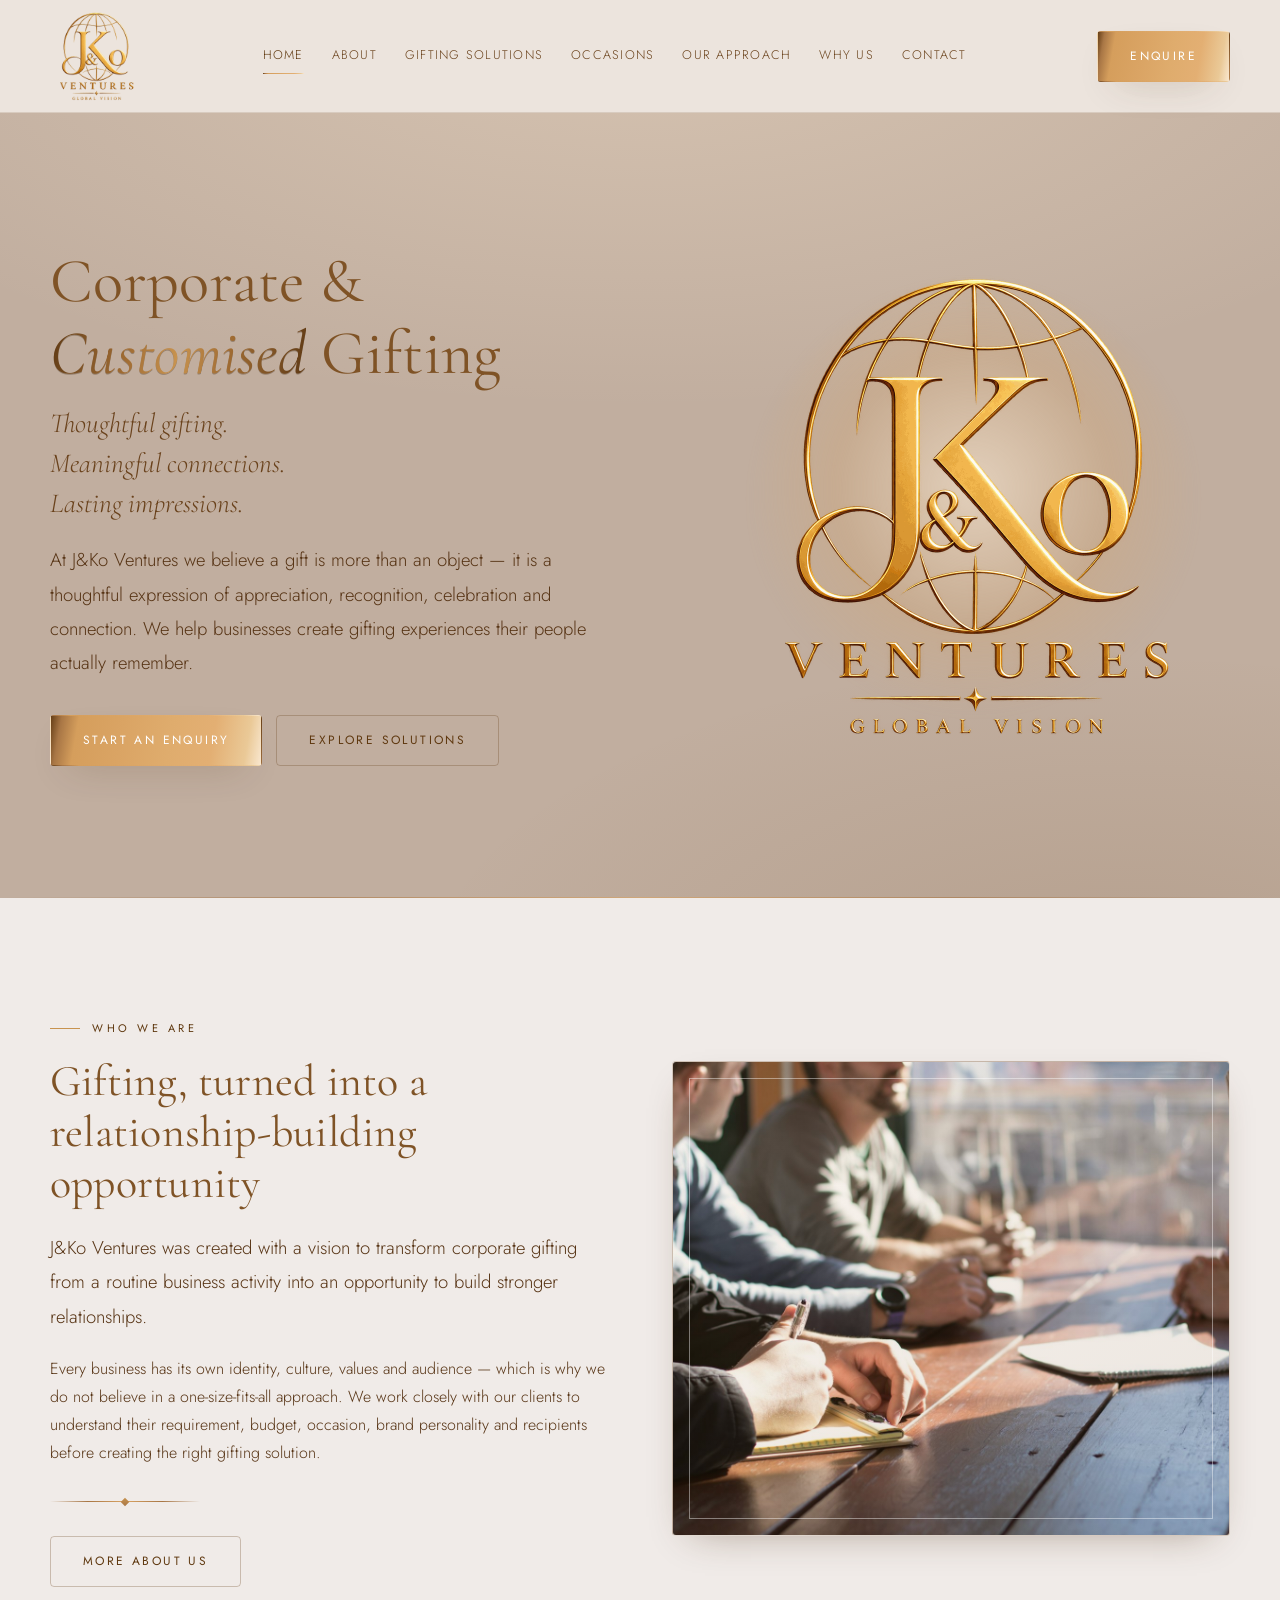
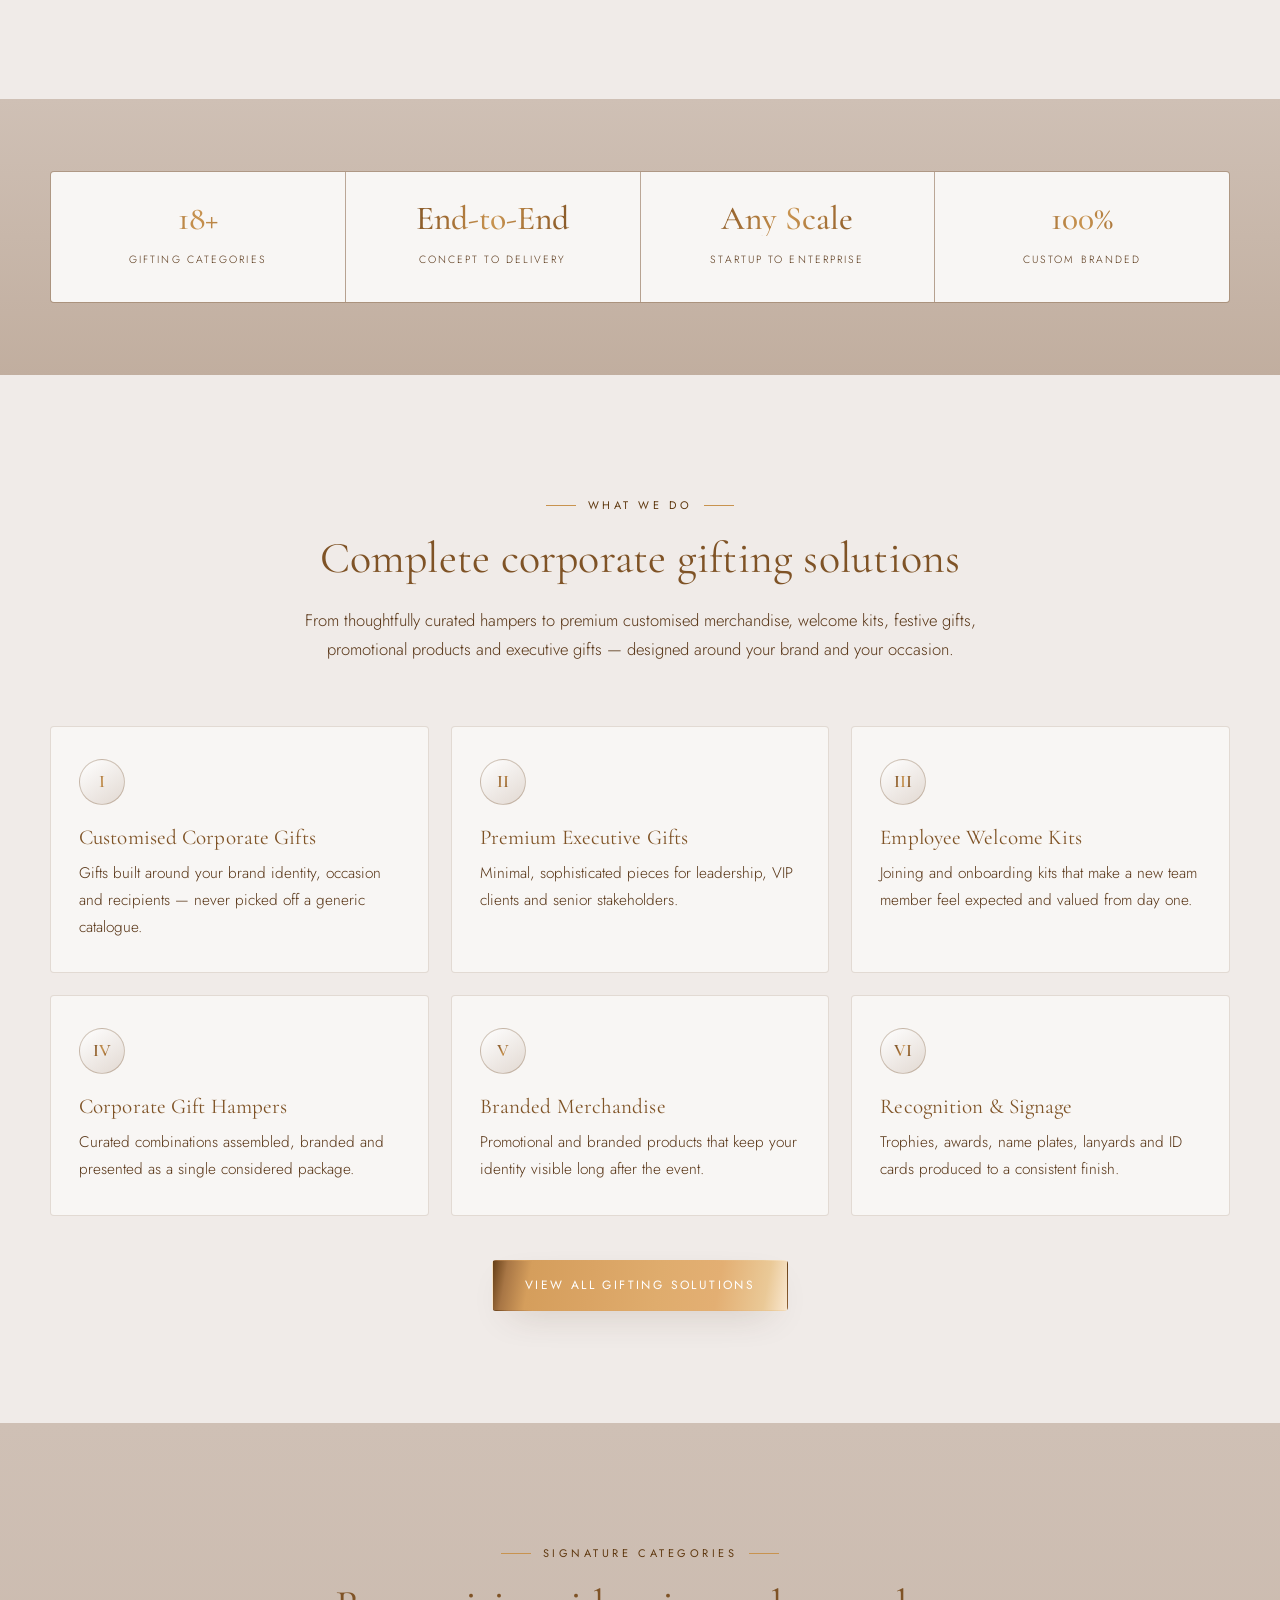
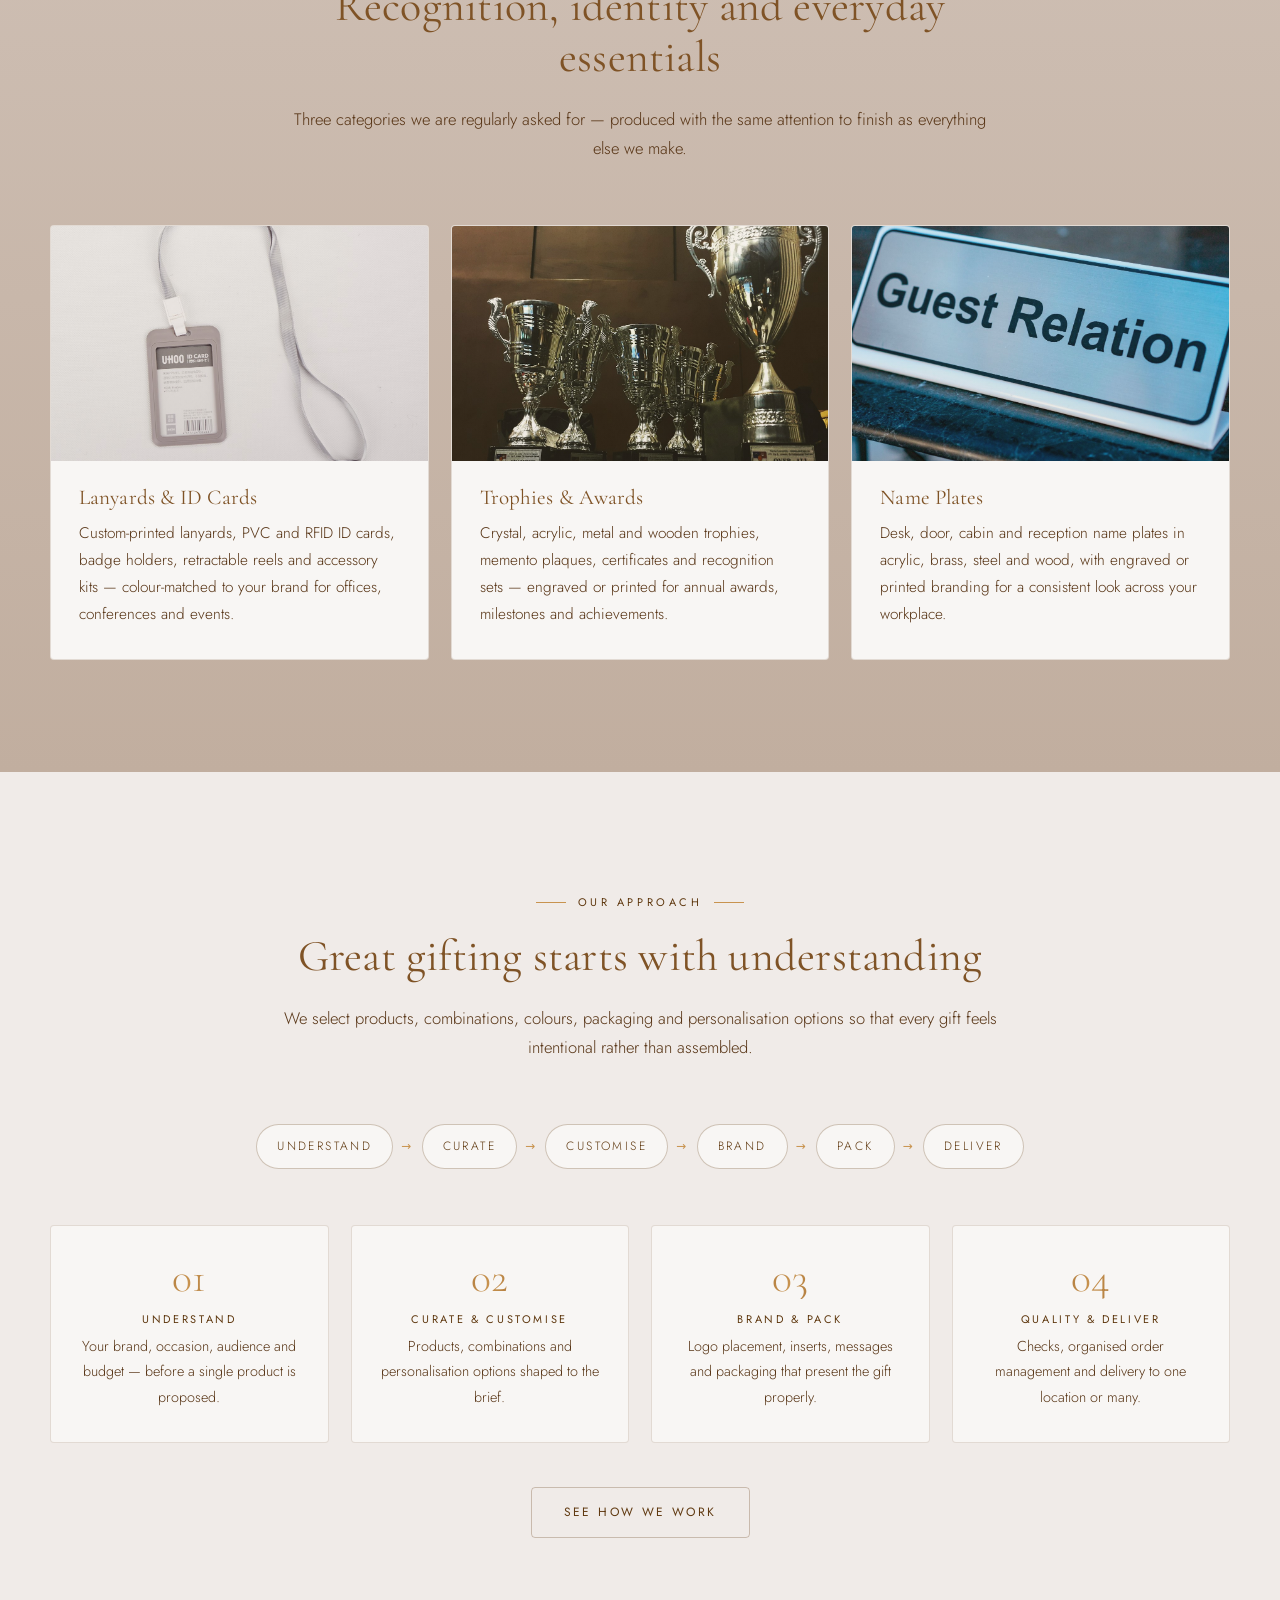
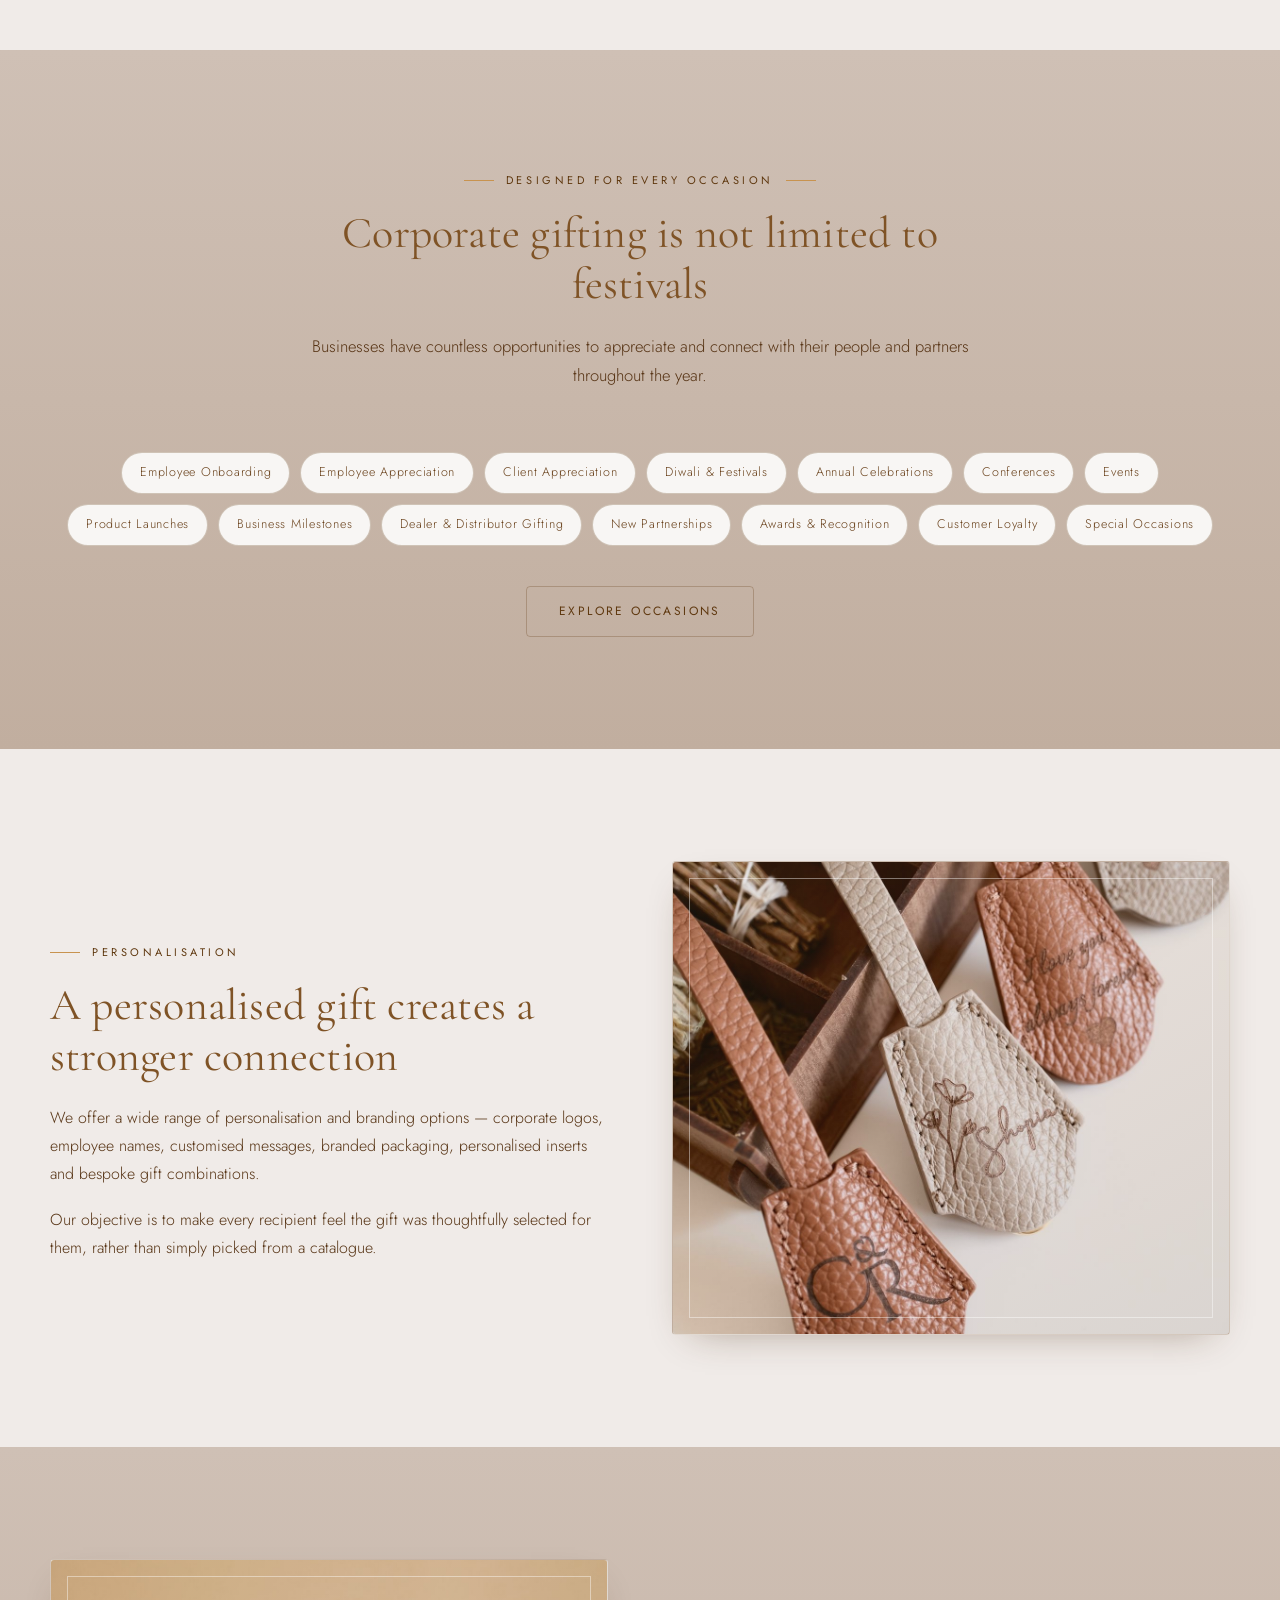
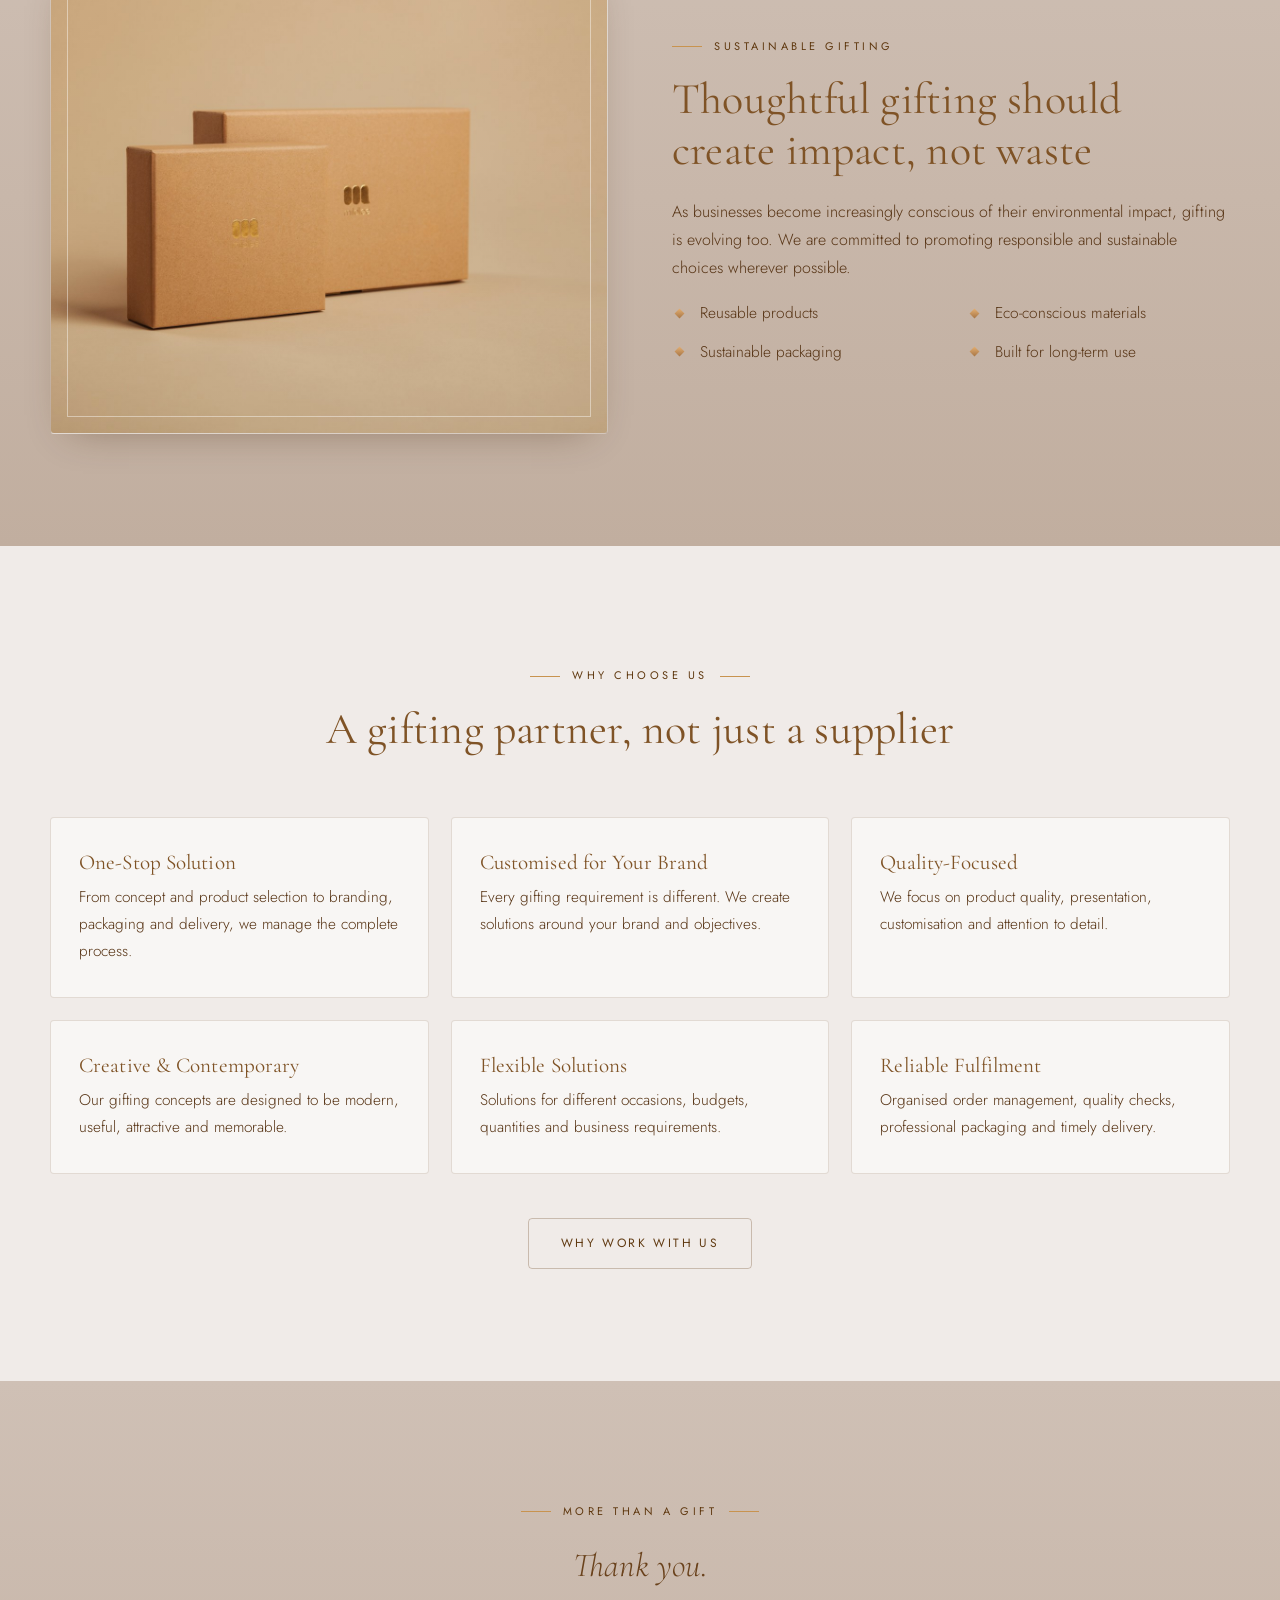
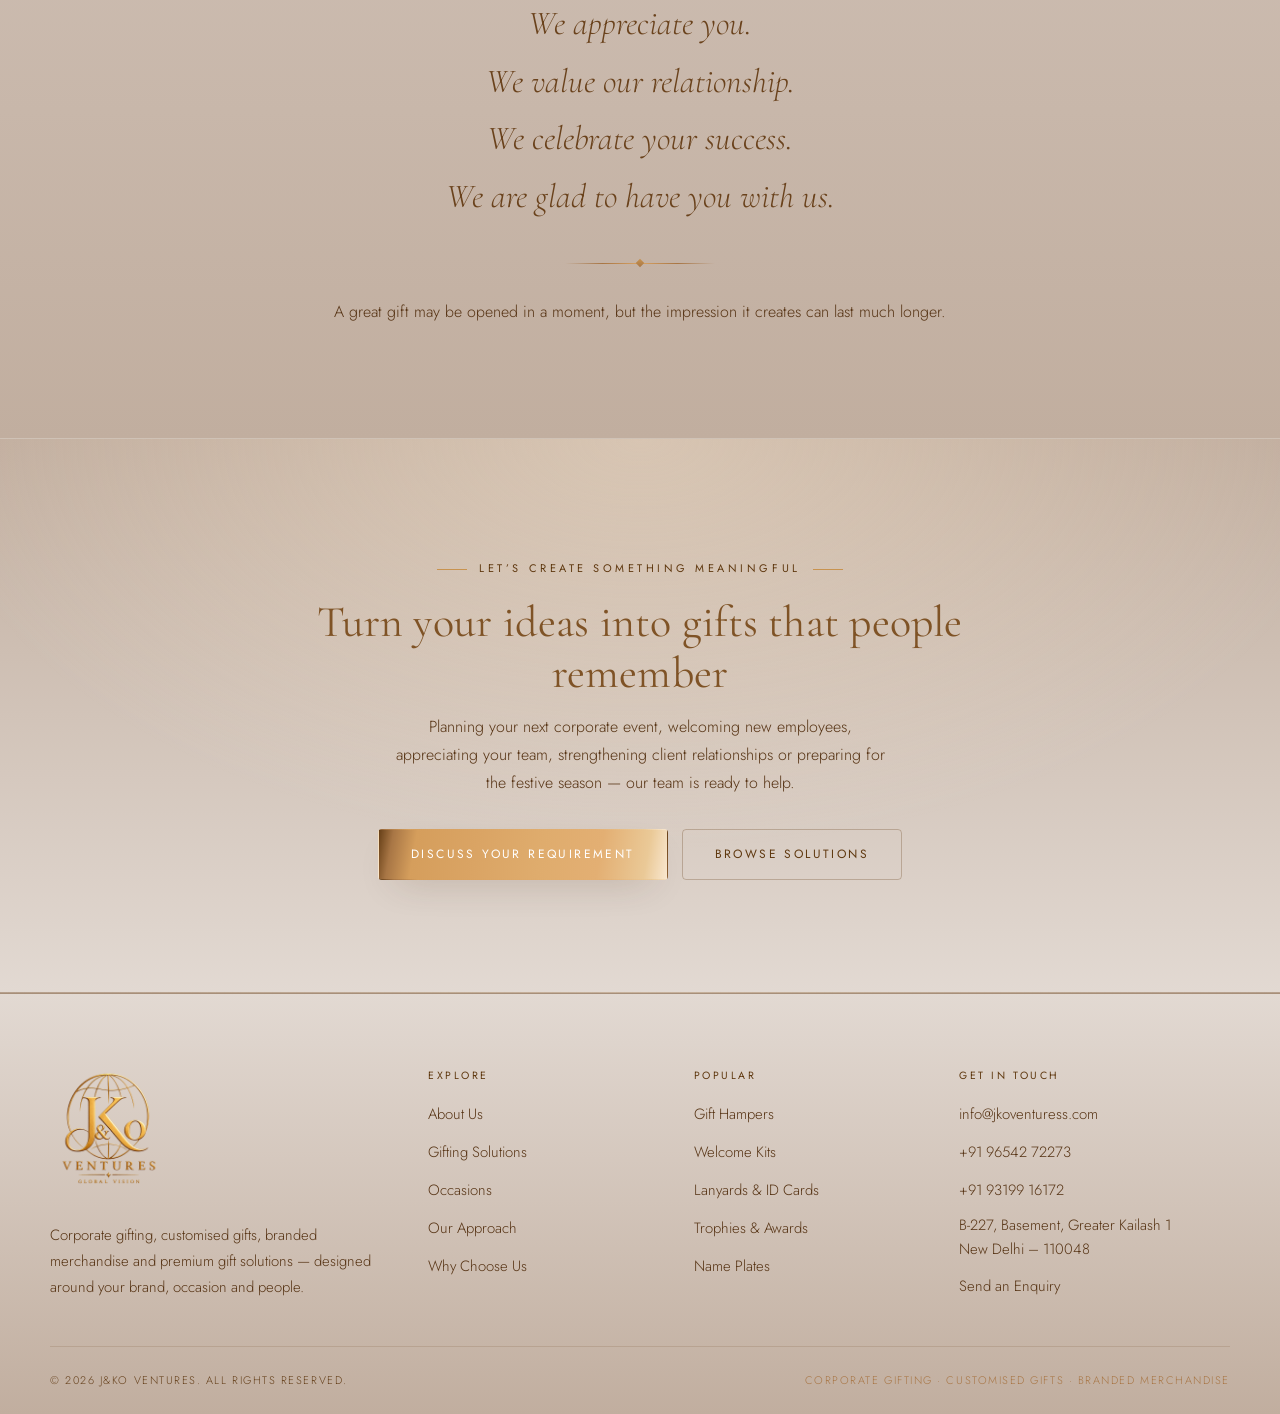
<file: index.html>
<!DOCTYPE html>
<html lang="en">
<head>
<meta charset="UTF-8" />
<meta name="viewport" content="width=device-width, initial-scale=1, viewport-fit=cover" />
<title>J&amp;Ko Ventures — Corporate Gifting &amp; Customised Gift Solutions</title>
<meta name="description" content="J&amp;Ko Ventures is a corporate and customised gifting company creating curated hampers, branded merchandise, welcome kits, trophies, lanyards, name plates and premium executive gifts for businesses." />
<link rel="icon" href="assets/img/favicon.ico?v=20261020" sizes="any" />
<link rel="icon" type="image/png" sizes="32x32" href="assets/img/favicon-32.png?v=20261020" />
<link rel="apple-touch-icon" href="assets/img/apple-touch-icon.png?v=20261020" />
<meta name="theme-color" content="#c1ae9f" />
<link rel="preconnect" href="https://fonts.googleapis.com" />
<link rel="preconnect" href="https://fonts.gstatic.com" crossorigin />
<link href="https://fonts.googleapis.com/css2?family=Cormorant+Garamond:wght@300;400;500;600&family=Jost:wght@200;300;400;500&display=swap" rel="stylesheet" />
<link rel="stylesheet" href="assets/css/style.css?v=20261020" />
</head>
<body>

<header class="site-header">
  <div class="wrap header-inner">
    <a class="brand" href="index.html" aria-label="J&amp;Ko Ventures — home">
      <img class="brand-logo" src="assets/img/logo-full.png?v=20261020" alt="J&amp;Ko Ventures — Global Vision" width="960" height="960" />
    </a>

    <nav class="nav" id="primary-nav">
      <a href="index.html" aria-current="page">Home</a>
      <a href="about.html">About</a>
      <a href="services.html">Gifting Solutions</a>
      <a href="occasions.html">Occasions</a>
      <a href="approach.html">Our Approach</a>
      <a href="why-us.html">Why Us</a>
      <a href="contact.html">Contact</a>
    </nav>

    <a class="btn btn-primary header-cta" href="contact.html">Enquire</a>

    <button class="nav-toggle" type="button" aria-label="Toggle menu" aria-expanded="false" aria-controls="primary-nav"><i></i></button>
  </div>
</header>

<main>

  <!-- ============ HERO ============ -->
  <section class="hero">
    <div class="wrap hero-grid">
      <div>
        <h1>Corporate &amp;<br /><em class="metal">Customised</em> Gifting</h1>
        <p class="hero-sub">
          Thoughtful gifting. Meaningful connections. Lasting impressions.
        </p>
        <p class="lede">
          At J&amp;Ko Ventures we believe a gift is more than an object — it is a thoughtful
          expression of appreciation, recognition, celebration and connection. We help
          businesses create gifting experiences their people actually remember.
        </p>
        <div class="btn-row">
          <a class="btn btn-primary" href="contact.html">Start an Enquiry</a>
          <a class="btn btn-ghost" href="services.html">Explore Solutions</a>
        </div>
      </div>

      <div class="hero-logo">
        <img class="art" src="assets/img/logo-full.png?v=20261020"
             alt="J&amp;Ko Ventures — Global Vision"
             width="960" height="960" fetchpriority="high" decoding="async" />
        <span class="sweep" aria-hidden="true"></span>
      </div>
    </div>
  </section>

  <!-- ============ INTRO ============ -->
  <section class="section-white">
    <div class="wrap split">
      <div class="reveal">
        <span class="eyebrow">Who We Are</span>
        <h2>Gifting, turned into a relationship-building opportunity</h2>
        <p class="lede">
          J&amp;Ko Ventures was created with a vision to transform corporate gifting from a
          routine business activity into an opportunity to build stronger relationships.
        </p>
        <p style="color:var(--muted)">
          Every business has its own identity, culture, values and audience — which is why we
          do not believe in a one-size-fits-all approach. We work closely with our clients to
          understand their requirement, budget, occasion, brand personality and recipients
          before creating the right gifting solution.
        </p>
        <div class="divider"></div>
        <a class="btn btn-ghost" href="about.html">More About Us</a>
      </div>
      <div class="split-media has-photo reveal d2">
        <img src="assets/img/photos/team-meeting.jpg" alt="A team planning a corporate gifting programme around a boardroom table" width="1200" height="1000" loading="lazy" decoding="async" />
      </div>
    </div>
  </section>

  <!-- ============ STATS ============ -->
  <section class="section-tint" style="padding-block:clamp(48px,6vw,72px)">
    <div class="wrap">
      <div class="stats reveal">
        <div class="stat"><b>18+</b><span>Gifting Categories</span></div>
        <div class="stat"><b>End&#8209;to&#8209;End</b><span>Concept to Delivery</span></div>
        <div class="stat"><b>Any Scale</b><span>Startup to Enterprise</span></div>
        <div class="stat"><b>100%</b><span>Custom Branded</span></div>
      </div>
    </div>
  </section>

  <!-- ============ WHAT WE DO ============ -->
  <section class="section-white">
    <div class="wrap">
      <div class="section-head center reveal">
        <span class="eyebrow center">What We Do</span>
        <h2>Complete corporate gifting solutions</h2>
        <p>
          From thoughtfully curated hampers to premium customised merchandise, welcome kits,
          festive gifts, promotional products and executive gifts — designed around your brand
          and your occasion.
        </p>
      </div>

      <div class="grid grid-3">
        <article class="card reveal">
          <div class="card-icon"><i>I</i></div>
          <h3>Customised Corporate Gifts</h3>
          <p>Gifts built around your brand identity, occasion and recipients — never picked off a generic catalogue.</p>
        </article>
        <article class="card reveal d1">
          <div class="card-icon"><i>II</i></div>
          <h3>Premium Executive Gifts</h3>
          <p>Minimal, sophisticated pieces for leadership, VIP clients and senior stakeholders.</p>
        </article>
        <article class="card reveal d2">
          <div class="card-icon"><i>III</i></div>
          <h3>Employee Welcome Kits</h3>
          <p>Joining and onboarding kits that make a new team member feel expected and valued from day one.</p>
        </article>
        <article class="card reveal">
          <div class="card-icon"><i>IV</i></div>
          <h3>Corporate Gift Hampers</h3>
          <p>Curated combinations assembled, branded and presented as a single considered package.</p>
        </article>
        <article class="card reveal d1">
          <div class="card-icon"><i>V</i></div>
          <h3>Branded Merchandise</h3>
          <p>Promotional and branded products that keep your identity visible long after the event.</p>
        </article>
        <article class="card reveal d2">
          <div class="card-icon"><i>VI</i></div>
          <h3>Recognition &amp; Signage</h3>
          <p>Trophies, awards, name plates, lanyards and ID cards produced to a consistent finish.</p>
        </article>
      </div>

      <div class="btn-row center" style="margin-top:44px">
        <a class="btn btn-primary" href="services.html">View All Gifting Solutions</a>
      </div>
    </div>
  </section>

  <!-- ============ SIGNATURE CATEGORIES ============ -->
  <section class="section-tint">
    <div class="wrap">
      <div class="section-head center reveal">
        <span class="eyebrow center">Signature Categories</span>
        <h2>Recognition, identity and everyday essentials</h2>
        <p>Three categories we are regularly asked for — produced with the same attention to finish as everything else we make.</p>
      </div>

      <div class="grid grid-3">
        <article class="card reveal">
          <div class="card-media">
            <img src="assets/img/photos/lanyards-id-cards.jpg" alt="A printed lanyard holding a employee ID card" width="1200" height="1000" loading="lazy" decoding="async" />
          </div>
          <h3>Lanyards &amp; ID Cards</h3>
          <p>
            Custom-printed lanyards, PVC and RFID ID cards, badge holders, retractable reels and
            accessory kits — colour-matched to your brand for offices, conferences and events.
          </p>
        </article>
        <article class="card reveal d1">
          <div class="card-media">
            <img src="assets/img/photos/trophies-awards.jpg" alt="A row of gold and silver trophies awaiting presentation" width="1200" height="1000" loading="lazy" decoding="async" />
          </div>
          <h3>Trophies &amp; Awards</h3>
          <p>
            Crystal, acrylic, metal and wooden trophies, memento plaques, certificates and
            recognition sets — engraved or printed for annual awards, milestones and achievements.
          </p>
        </article>
        <article class="card reveal d2">
          <div class="card-media">
            <img src="assets/img/photos/name-plates.jpg" alt="A brushed steel desk name plate on a reception counter" width="1200" height="1000" loading="lazy" decoding="async" />
          </div>
          <h3>Name Plates</h3>
          <p>
            Desk, door, cabin and reception name plates in acrylic, brass, steel and wood,
            with engraved or printed branding for a consistent look across your workplace.
          </p>
        </article>
      </div>
    </div>
  </section>

  <!-- ============ APPROACH ============ -->
  <section class="section-white">
    <div class="wrap">
      <div class="section-head center reveal">
        <span class="eyebrow center">Our Approach</span>
        <h2>Great gifting starts with understanding</h2>
        <p>
          We select products, combinations, colours, packaging and personalisation options so
          that every gift feels intentional rather than assembled.
        </p>
      </div>

      <div class="process reveal" style="margin-bottom:56px">
        <i>Understand</i><b>&rarr;</b>
        <i>Curate</i><b>&rarr;</b>
        <i>Customise</i><b>&rarr;</b>
        <i>Brand</i><b>&rarr;</b>
        <i>Pack</i><b>&rarr;</b>
        <i>Deliver</i>
      </div>

      <div class="grid grid-4">
        <div class="card step reveal">
          <span class="num">01</span>
          <h4>Understand</h4>
          <p>Your brand, occasion, audience and budget — before a single product is proposed.</p>
        </div>
        <div class="card step reveal d1">
          <span class="num">02</span>
          <h4>Curate &amp; Customise</h4>
          <p>Products, combinations and personalisation options shaped to the brief.</p>
        </div>
        <div class="card step reveal d2">
          <span class="num">03</span>
          <h4>Brand &amp; Pack</h4>
          <p>Logo placement, inserts, messages and packaging that present the gift properly.</p>
        </div>
        <div class="card step reveal d3">
          <span class="num">04</span>
          <h4>Quality &amp; Deliver</h4>
          <p>Checks, organised order management and delivery to one location or many.</p>
        </div>
      </div>

      <div class="btn-row center" style="margin-top:44px">
        <a class="btn btn-ghost" href="approach.html">See How We Work</a>
      </div>
    </div>
  </section>

  <!-- ============ OCCASIONS ============ -->
  <section class="section-tint">
    <div class="wrap">
      <div class="section-head center reveal">
        <span class="eyebrow center">Designed for Every Occasion</span>
        <h2>Corporate gifting is not limited to festivals</h2>
        <p>
          Businesses have countless opportunities to appreciate and connect with their people
          and partners throughout the year.
        </p>
      </div>

      <div class="pills reveal" style="justify-content:center">
        <span class="pill">Employee Onboarding</span>
        <span class="pill">Employee Appreciation</span>
        <span class="pill">Client Appreciation</span>
        <span class="pill">Diwali &amp; Festivals</span>
        <span class="pill">Annual Celebrations</span>
        <span class="pill">Conferences</span>
        <span class="pill">Events</span>
        <span class="pill">Product Launches</span>
        <span class="pill">Business Milestones</span>
        <span class="pill">Dealer &amp; Distributor Gifting</span>
        <span class="pill">New Partnerships</span>
        <span class="pill">Awards &amp; Recognition</span>
        <span class="pill">Customer Loyalty</span>
        <span class="pill">Special Occasions</span>
      </div>

      <div class="btn-row center" style="margin-top:40px">
        <a class="btn btn-ghost" href="occasions.html">Explore Occasions</a>
      </div>
    </div>
  </section>

  <!-- ============ PERSONALISATION + SUSTAINABILITY ============ -->
  <section class="section-white">
    <div class="wrap split reverse">
      <div class="split-media has-photo reveal">
        <img src="assets/img/photos/personalised-gifts.jpg" alt="Leather gift tags individually engraved with names and monograms" width="1200" height="1000" loading="lazy" decoding="async" />
      </div>
      <div class="reveal d1">
        <span class="eyebrow">Personalisation</span>
        <h2>A personalised gift creates a stronger connection</h2>
        <p style="color:var(--muted)">
          We offer a wide range of personalisation and branding options — corporate logos,
          employee names, customised messages, branded packaging, personalised inserts and
          bespoke gift combinations.
        </p>
        <p style="color:var(--muted)">
          Our objective is to make every recipient feel the gift was thoughtfully selected for
          them, rather than simply picked from a catalogue.
        </p>
      </div>
    </div>
  </section>

  <section class="section-tint">
    <div class="wrap split">
      <div class="split-media has-photo reveal">
        <img src="assets/img/photos/kraft-packaging.jpg" alt="Plain kraft gift boxes made from recyclable materials" width="1200" height="1000" loading="lazy" decoding="async" />
      </div>
      <div class="reveal d1">
        <span class="eyebrow">Sustainable Gifting</span>
        <h2>Thoughtful gifting should create impact, not waste</h2>
        <p style="color:var(--muted)">
          As businesses become increasingly conscious of their environmental impact, gifting is
          evolving too. We are committed to promoting responsible and sustainable choices
          wherever possible.
        </p>
        <ul class="tick-list cols">
          <li>Reusable products</li>
          <li>Eco-conscious materials</li>
          <li>Sustainable packaging</li>
          <li>Built for long-term use</li>
        </ul>
      </div>
    </div>
  </section>

  <!-- ============ WHY US ============ -->
  <section class="section-white">
    <div class="wrap">
      <div class="section-head center reveal">
        <span class="eyebrow center">Why Choose Us</span>
        <h2>A gifting partner, not just a supplier</h2>
      </div>

      <div class="grid grid-3">
        <article class="card reveal">
          <h3>One-Stop Solution</h3>
          <p>From concept and product selection to branding, packaging and delivery, we manage the complete process.</p>
        </article>
        <article class="card reveal d1">
          <h3>Customised for Your Brand</h3>
          <p>Every gifting requirement is different. We create solutions around your brand and objectives.</p>
        </article>
        <article class="card reveal d2">
          <h3>Quality-Focused</h3>
          <p>We focus on product quality, presentation, customisation and attention to detail.</p>
        </article>
        <article class="card reveal">
          <h3>Creative &amp; Contemporary</h3>
          <p>Our gifting concepts are designed to be modern, useful, attractive and memorable.</p>
        </article>
        <article class="card reveal d1">
          <h3>Flexible Solutions</h3>
          <p>Solutions for different occasions, budgets, quantities and business requirements.</p>
        </article>
        <article class="card reveal d2">
          <h3>Reliable Fulfilment</h3>
          <p>Organised order management, quality checks, professional packaging and timely delivery.</p>
        </article>
      </div>

      <div class="btn-row center" style="margin-top:44px">
        <a class="btn btn-ghost" href="why-us.html">Why Work With Us</a>
      </div>
    </div>
  </section>

  <!-- ============ QUOTE ============ -->
  <section class="section-tint quote-band">
    <div class="wrap-narrow reveal">
      <span class="eyebrow center">More Than a Gift</span>
      <p class="lines">
        <span>Thank you.</span>
        <span>We appreciate you.</span>
        <span>We value our relationship.</span>
        <span>We celebrate your success.</span>
        <span>We are glad to have you with us.</span>
      </p>
      <div class="divider center"></div>
      <p style="color:var(--muted)">
        A great gift may be opened in a moment, but the impression it creates can last
        much longer.
      </p>
    </div>
  </section>

  <!-- ============ CTA ============ -->
  <section class="cta-band">
    <div class="wrap-narrow reveal">
      <span class="eyebrow center">Let&rsquo;s Create Something Meaningful</span>
      <h2>Turn your ideas into gifts that people remember</h2>
      <p>
        Planning your next corporate event, welcoming new employees, appreciating your team,
        strengthening client relationships or preparing for the festive season — our team is
        ready to help.
      </p>
      <div class="btn-row center">
        <a class="btn btn-primary" href="contact.html">Discuss Your Requirement</a>
        <a class="btn btn-ghost" href="services.html">Browse Solutions</a>
      </div>
    </div>
  </section>

</main>

<footer class="site-footer">
  <div class="wrap footer-grid">
    <div class="footer-brand">
      <a class="brand" href="index.html">
        <img class="brand-logo footer-logo" src="assets/img/logo-full.png?v=20261020" alt="J&amp;Ko Ventures — Global Vision" width="960" height="960" />
      </a>
      <p>
        Corporate gifting, customised gifts, branded merchandise and premium gift solutions —
        designed around your brand, occasion and people.
      </p>
    </div>

    <div>
      <h4>Explore</h4>
      <ul class="footer-links">
        <li><a href="about.html">About Us</a></li>
        <li><a href="services.html">Gifting Solutions</a></li>
        <li><a href="occasions.html">Occasions</a></li>
        <li><a href="approach.html">Our Approach</a></li>
        <li><a href="why-us.html">Why Choose Us</a></li>
      </ul>
    </div>

    <div>
      <h4>Popular</h4>
      <ul class="footer-links">
        <li><a href="services.html#hampers">Gift Hampers</a></li>
        <li><a href="services.html#welcome-kits">Welcome Kits</a></li>
        <li><a href="services.html#lanyards">Lanyards &amp; ID Cards</a></li>
        <li><a href="services.html#trophies">Trophies &amp; Awards</a></li>
        <li><a href="services.html#name-plates">Name Plates</a></li>
      </ul>
    </div>

    <div>
      <h4>Get in Touch</h4>
      <ul class="footer-links">
        <li><a href="mailto:info@jkoventuress.com">info@jkoventuress.com</a></li>
        <li><a href="tel:+919654272273">+91 96542 72273</a></li>
        <li><a href="tel:+919319916172">+91 93199 16172</a></li>
        <li class="footer-address">
          B-227, Basement, Greater Kailash 1<br />
          New Delhi &ndash; 110048
        </li>
        <li><a href="contact.html">Send an Enquiry</a></li>
      </ul>
    </div>
  </div>

  <div class="wrap footer-bottom">
    <span>&copy; <span id="year">2026</span> J&amp;Ko Ventures. All rights reserved.</span>
    <span class="tagline">Corporate Gifting &middot; Customised Gifts &middot; Branded Merchandise</span>
  </div>
</footer>

<script src="assets/js/main.js?v=20261020"></script>
</body>
</html>
</file>
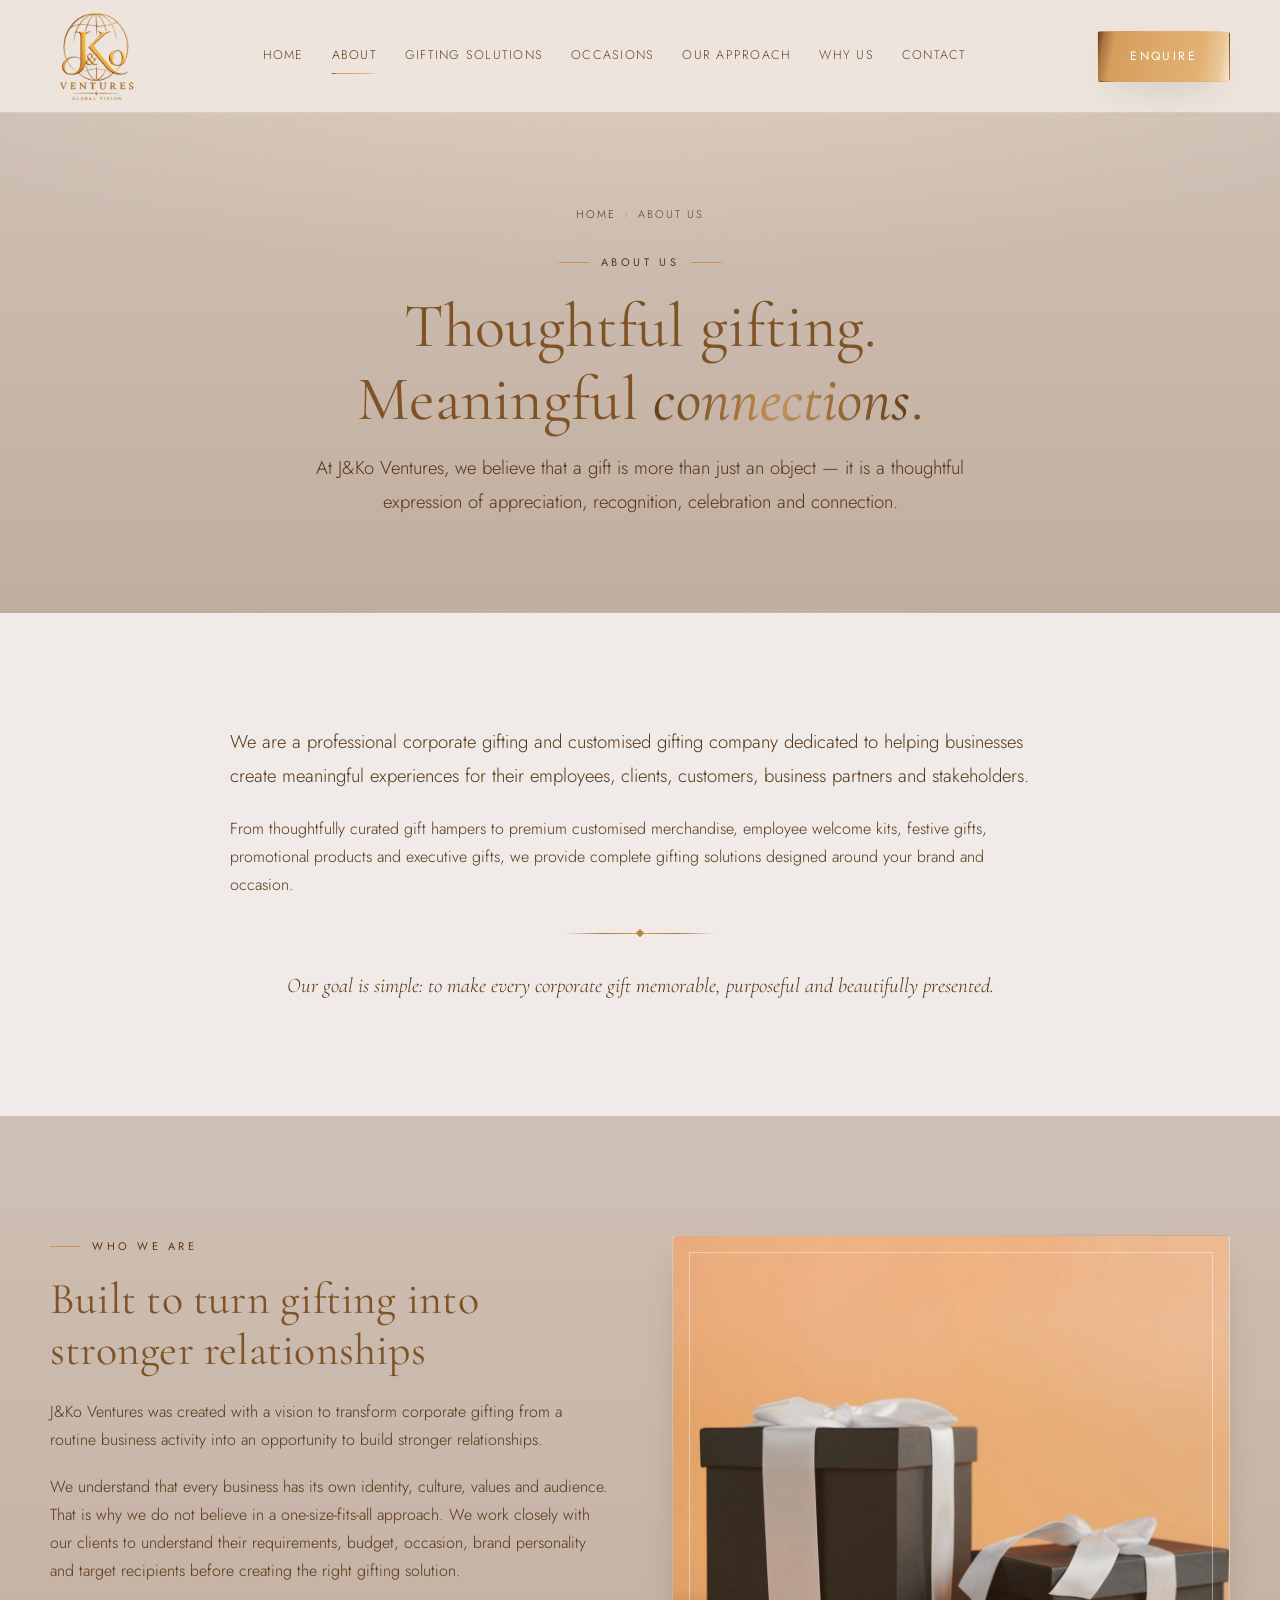
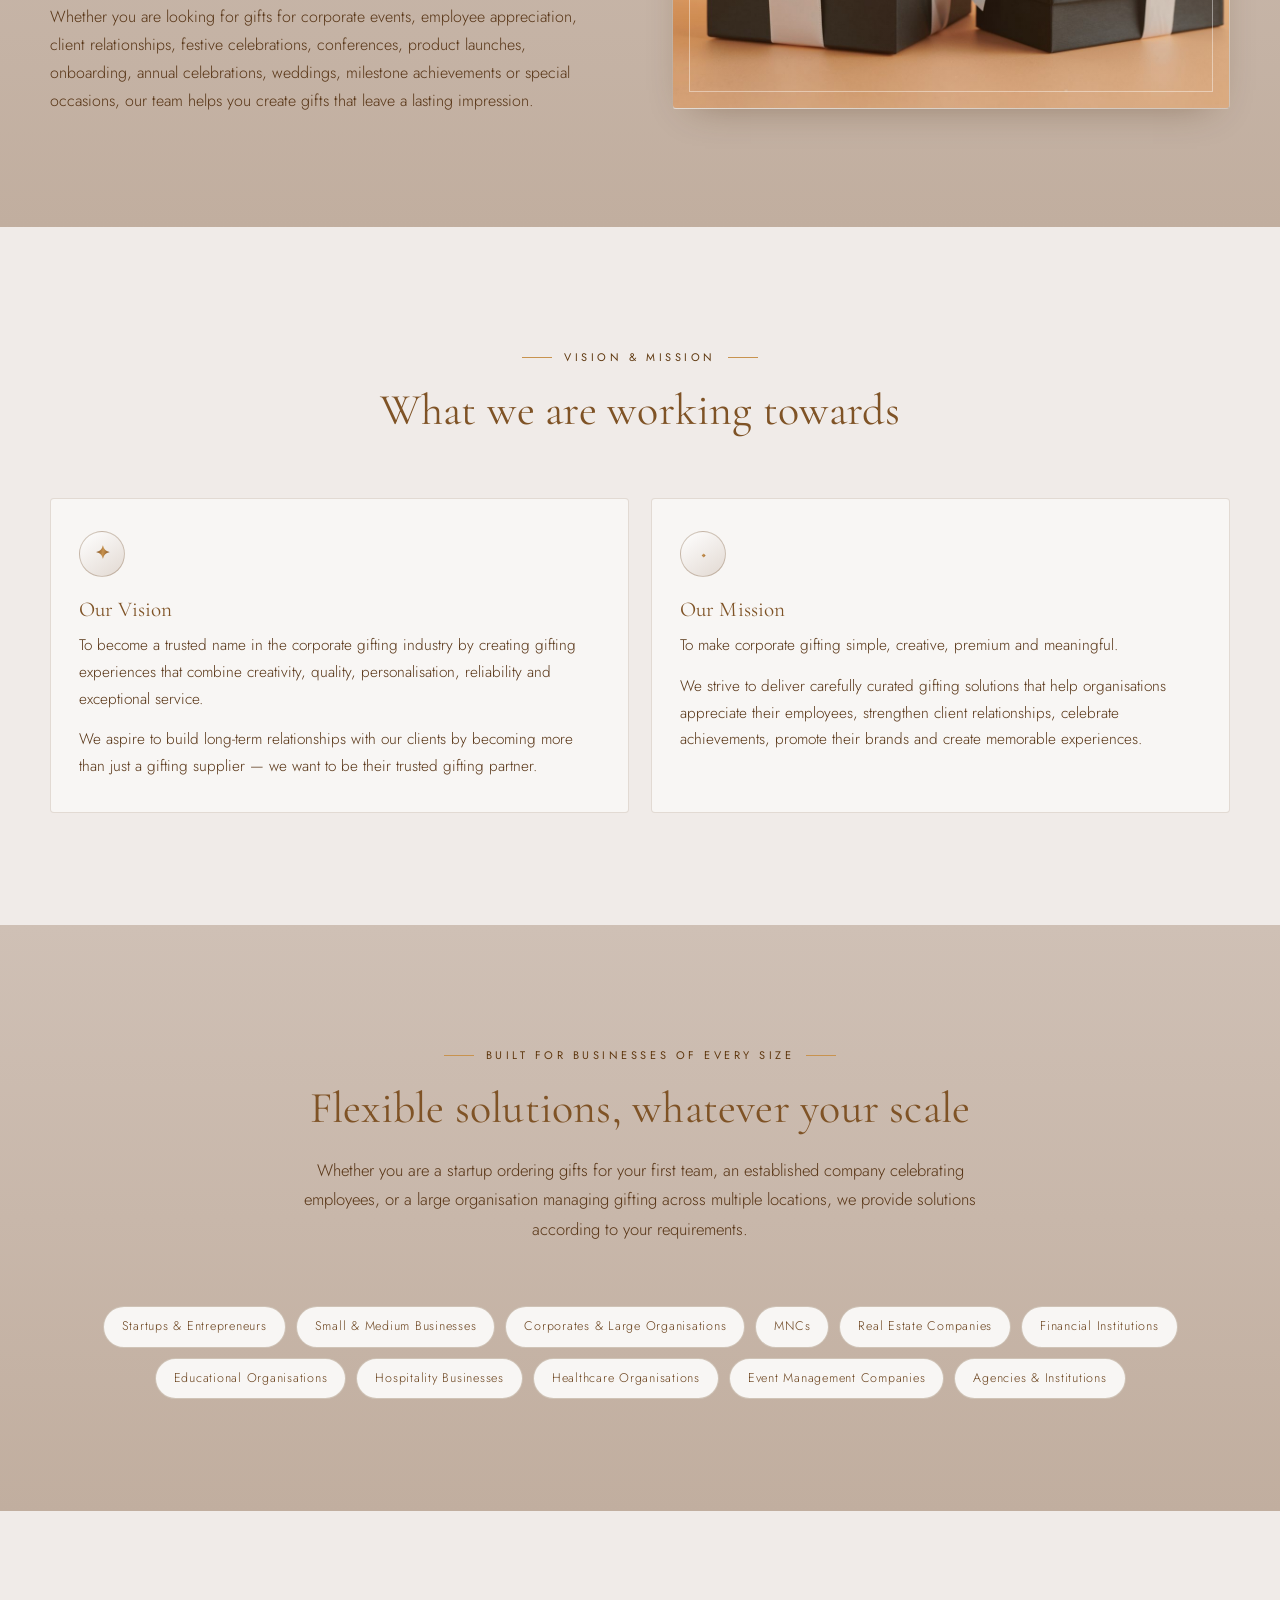
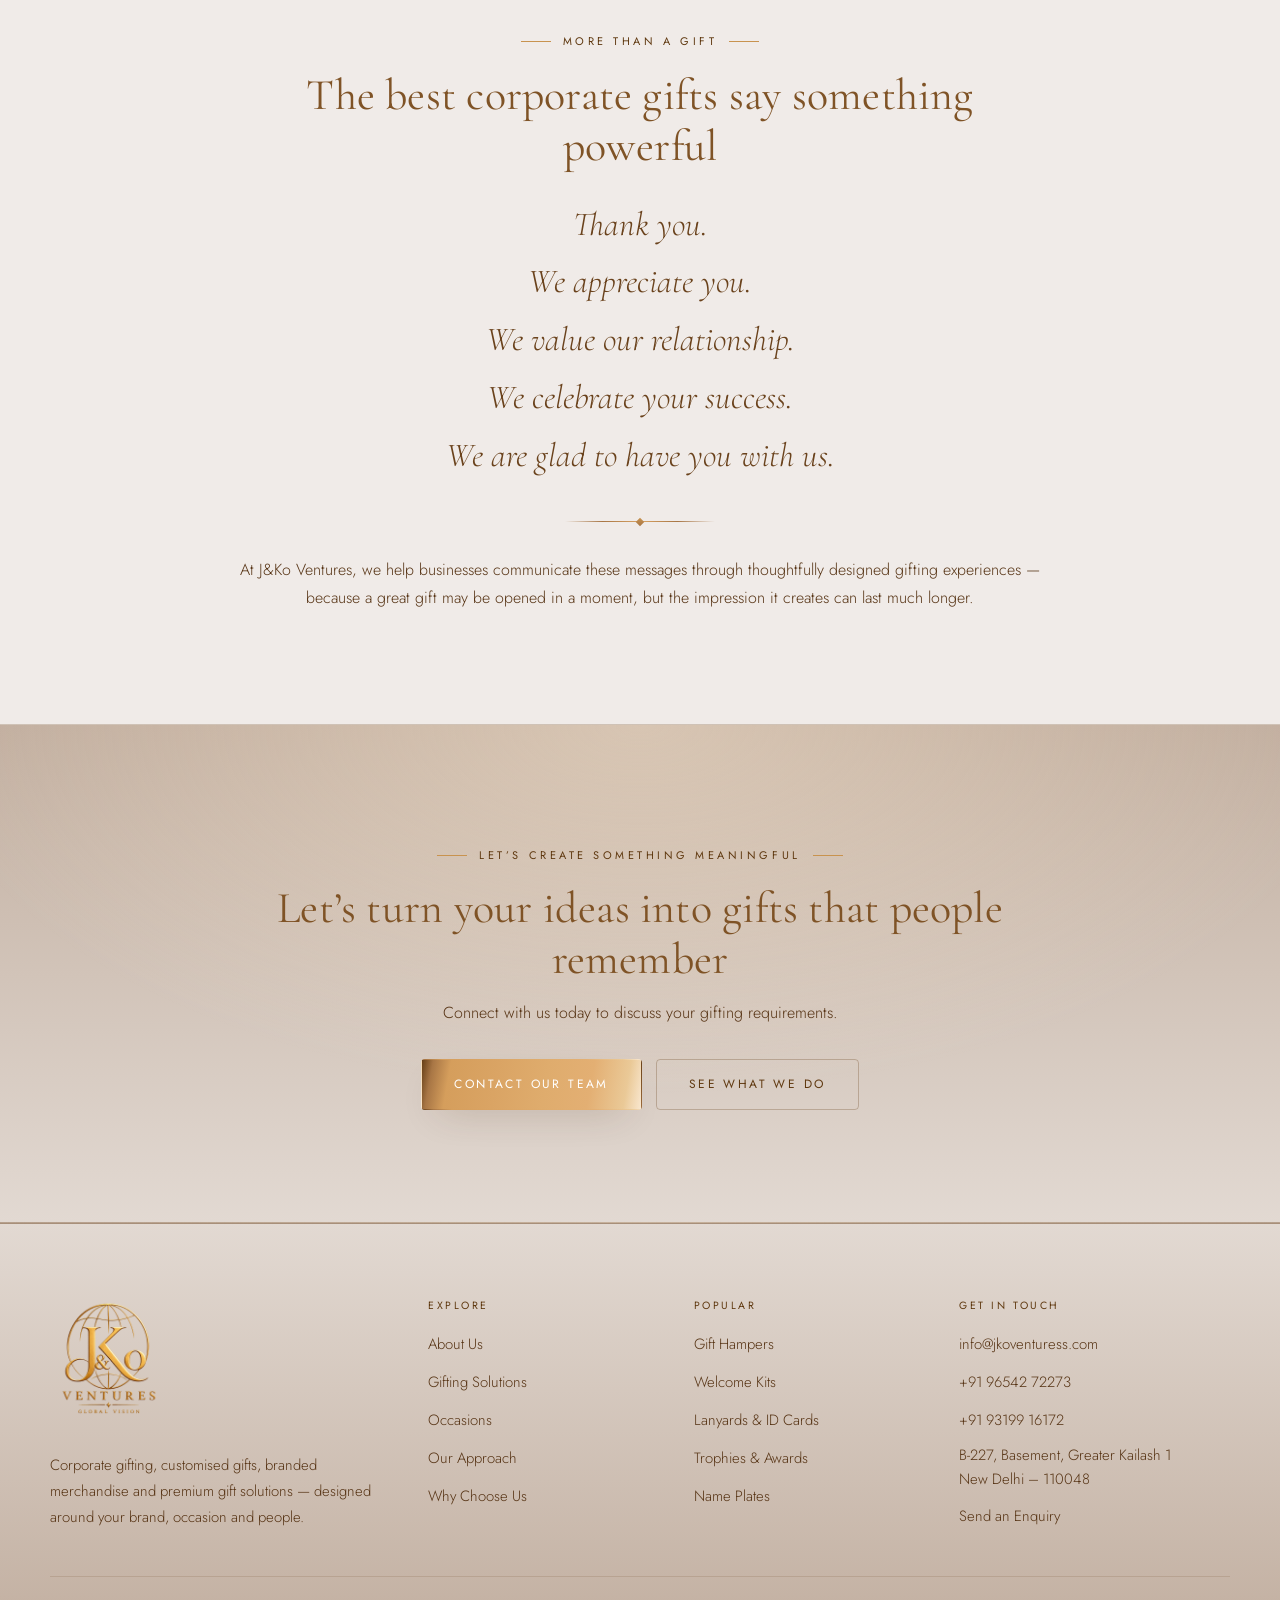
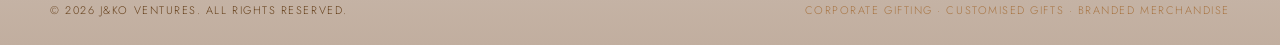
<file: about.html>
<!DOCTYPE html>
<html lang="en">
<head>
<meta charset="UTF-8" />
<meta name="viewport" content="width=device-width, initial-scale=1, viewport-fit=cover" />
<title>About Us — J&amp;Ko Ventures | Corporate Gifting Company</title>
<meta name="description" content="J&amp;Ko Ventures is a professional corporate and customised gifting company helping businesses create meaningful experiences for employees, clients, partners and stakeholders." />
<link rel="icon" href="assets/img/favicon.ico?v=20261020" sizes="any" />
<link rel="icon" type="image/png" sizes="32x32" href="assets/img/favicon-32.png?v=20261020" />
<link rel="apple-touch-icon" href="assets/img/apple-touch-icon.png?v=20261020" />
<meta name="theme-color" content="#c1ae9f" />
<link rel="preconnect" href="https://fonts.googleapis.com" />
<link rel="preconnect" href="https://fonts.gstatic.com" crossorigin />
<link href="https://fonts.googleapis.com/css2?family=Cormorant+Garamond:wght@300;400;500;600&family=Jost:wght@200;300;400;500&display=swap" rel="stylesheet" />
<link rel="stylesheet" href="assets/css/style.css?v=20261020" />
</head>
<body>

<header class="site-header">
  <div class="wrap header-inner">
    <a class="brand" href="index.html" aria-label="J&amp;Ko Ventures — home">
      <img class="brand-logo" src="assets/img/logo-full.png?v=20261020" alt="J&amp;Ko Ventures — Global Vision" width="960" height="960" />
    </a>

    <nav class="nav" id="primary-nav">
      <a href="index.html">Home</a>
      <a href="about.html" aria-current="page">About</a>
      <a href="services.html">Gifting Solutions</a>
      <a href="occasions.html">Occasions</a>
      <a href="approach.html">Our Approach</a>
      <a href="why-us.html">Why Us</a>
      <a href="contact.html">Contact</a>
    </nav>

    <a class="btn btn-primary header-cta" href="contact.html">Enquire</a>

    <button class="nav-toggle" type="button" aria-label="Toggle menu" aria-expanded="false" aria-controls="primary-nav"><i></i></button>
  </div>
</header>

<main>
<section class="page-hero">
    <div class="wrap">
      <p class="crumbs"><a href="index.html">Home</a><i>&rsaquo;</i>About Us</p>
      <span class="eyebrow center">About Us</span>
      <h1>Thoughtful gifting.<br />Meaningful <em class="metal">connections</em>.</h1>
      <p class="lede">
        At J&amp;Ko Ventures, we believe that a gift is more than just an object — it is a
        thoughtful expression of appreciation, recognition, celebration and connection.
      </p>
    </div>
  </section>

  <section class="section-white">
    <div class="wrap-narrow">
      <div class="reveal">
        <p class="lede">
          We are a professional corporate gifting and customised gifting company dedicated to
          helping businesses create meaningful experiences for their employees, clients,
          customers, business partners and stakeholders.
        </p>
        <p style="color:var(--muted)">
          From thoughtfully curated gift hampers to premium customised merchandise, employee
          welcome kits, festive gifts, promotional products and executive gifts, we provide
          complete gifting solutions designed around your brand and occasion.
        </p>
        <div class="divider center"></div>
        <p style="color:var(--muted);text-align:center;font-family:var(--serif);font-size:1.3rem;font-style:italic">
          Our goal is simple: to make every corporate gift memorable, purposeful and
          beautifully presented.
        </p>
      </div>
    </div>
  </section>

  <section class="section-tint">
    <div class="wrap split">
      <div class="reveal">
        <span class="eyebrow">Who We Are</span>
        <h2>Built to turn gifting into stronger relationships</h2>
        <p style="color:var(--muted)">
          J&amp;Ko Ventures was created with a vision to transform corporate gifting from a
          routine business activity into an opportunity to build stronger relationships.
        </p>
        <p style="color:var(--muted)">
          We understand that every business has its own identity, culture, values and audience.
          That is why we do not believe in a one-size-fits-all approach. We work closely with
          our clients to understand their requirements, budget, occasion, brand personality and
          target recipients before creating the right gifting solution.
        </p>
        <p style="color:var(--muted)">
          Whether you are looking for gifts for corporate events, employee appreciation, client
          relationships, festive celebrations, conferences, product launches, onboarding,
          annual celebrations, weddings, milestone achievements or special occasions, our team
          helps you create gifts that leave a lasting impression.
        </p>
      </div>
      <div class="split-media has-photo reveal d2">
        <img src="assets/img/photos/premium-gift-boxes.jpg" alt="Two dark premium gift boxes finished with pale satin ribbon" width="1200" height="1000" loading="lazy" decoding="async" />
      </div>
    </div>
  </section>

  <section class="section-white">
    <div class="wrap">
      <div class="section-head center reveal">
        <span class="eyebrow center">Vision &amp; Mission</span>
        <h2>What we are working towards</h2>
      </div>
      <div class="grid grid-2">
        <article class="card reveal">
          <div class="card-icon"><i>&#10022;</i></div>
          <h3>Our Vision</h3>
          <p style="margin-bottom:14px">
            To become a trusted name in the corporate gifting industry by creating gifting
            experiences that combine creativity, quality, personalisation, reliability and
            exceptional service.
          </p>
          <p>
            We aspire to build long-term relationships with our clients by becoming more than
            just a gifting supplier — we want to be their trusted gifting partner.
          </p>
        </article>
        <article class="card reveal d1">
          <div class="card-icon"><i>&#9670;</i></div>
          <h3>Our Mission</h3>
          <p style="margin-bottom:14px">
            To make corporate gifting simple, creative, premium and meaningful.
          </p>
          <p>
            We strive to deliver carefully curated gifting solutions that help organisations
            appreciate their employees, strengthen client relationships, celebrate achievements,
            promote their brands and create memorable experiences.
          </p>
        </article>
      </div>
    </div>
  </section>

  <section class="section-tint">
    <div class="wrap">
      <div class="section-head center reveal">
        <span class="eyebrow center">Built for Businesses of Every Size</span>
        <h2>Flexible solutions, whatever your scale</h2>
        <p>
          Whether you are a startup ordering gifts for your first team, an established company
          celebrating employees, or a large organisation managing gifting across multiple
          locations, we provide solutions according to your requirements.
        </p>
      </div>
      <div class="pills reveal" style="justify-content:center">
        <span class="pill">Startups &amp; Entrepreneurs</span>
        <span class="pill">Small &amp; Medium Businesses</span>
        <span class="pill">Corporates &amp; Large Organisations</span>
        <span class="pill">MNCs</span>
        <span class="pill">Real Estate Companies</span>
        <span class="pill">Financial Institutions</span>
        <span class="pill">Educational Organisations</span>
        <span class="pill">Hospitality Businesses</span>
        <span class="pill">Healthcare Organisations</span>
        <span class="pill">Event Management Companies</span>
        <span class="pill">Agencies &amp; Institutions</span>
      </div>
    </div>
  </section>

  <section class="section-white quote-band">
    <div class="wrap-narrow reveal">
      <span class="eyebrow center">More Than a Gift</span>
      <h2 style="margin-bottom:26px">The best corporate gifts say something powerful</h2>
      <p class="lines">
        <span>Thank you.</span>
        <span>We appreciate you.</span>
        <span>We value our relationship.</span>
        <span>We celebrate your success.</span>
        <span>We are glad to have you with us.</span>
      </p>
      <div class="divider center"></div>
      <p style="color:var(--muted)">
        At J&amp;Ko Ventures, we help businesses communicate these messages through thoughtfully
        designed gifting experiences — because a great gift may be opened in a moment, but the
        impression it creates can last much longer.
      </p>
    </div>
  </section>

  <section class="cta-band">
    <div class="wrap-narrow reveal">
      <span class="eyebrow center">Let&rsquo;s Create Something Meaningful</span>
      <h2>Let&rsquo;s turn your ideas into gifts that people remember</h2>
      <p>Connect with us today to discuss your gifting requirements.</p>
      <div class="btn-row center">
        <a class="btn btn-primary" href="contact.html">Contact Our Team</a>
        <a class="btn btn-ghost" href="services.html">See What We Do</a>
      </div>
    </div>
  </section>

</main>

<footer class="site-footer">
  <div class="wrap footer-grid">
    <div class="footer-brand">
      <a class="brand" href="index.html">
        <img class="brand-logo footer-logo" src="assets/img/logo-full.png?v=20261020" alt="J&amp;Ko Ventures — Global Vision" width="960" height="960" />
      </a>
      <p>
        Corporate gifting, customised gifts, branded merchandise and premium gift solutions &mdash;
        designed around your brand, occasion and people.
      </p>
    </div>

    <div>
      <h4>Explore</h4>
      <ul class="footer-links">
        <li><a href="about.html">About Us</a></li>
        <li><a href="services.html">Gifting Solutions</a></li>
        <li><a href="occasions.html">Occasions</a></li>
        <li><a href="approach.html">Our Approach</a></li>
        <li><a href="why-us.html">Why Choose Us</a></li>
      </ul>
    </div>

    <div>
      <h4>Popular</h4>
      <ul class="footer-links">
        <li><a href="services.html#hampers">Gift Hampers</a></li>
        <li><a href="services.html#welcome-kits">Welcome Kits</a></li>
        <li><a href="services.html#lanyards">Lanyards &amp; ID Cards</a></li>
        <li><a href="services.html#trophies">Trophies &amp; Awards</a></li>
        <li><a href="services.html#name-plates">Name Plates</a></li>
      </ul>
    </div>

    <div>
      <h4>Get in Touch</h4>
      <ul class="footer-links">
        <li><a href="mailto:info@jkoventuress.com">info@jkoventuress.com</a></li>
        <li><a href="tel:+919654272273">+91 96542 72273</a></li>
        <li><a href="tel:+919319916172">+91 93199 16172</a></li>
        <li class="footer-address">
          B-227, Basement, Greater Kailash 1<br />
          New Delhi &ndash; 110048
        </li>
        <li><a href="contact.html">Send an Enquiry</a></li>
      </ul>
    </div>
  </div>

  <div class="wrap footer-bottom">
    <span>&copy; <span id="year">2026</span> J&amp;Ko Ventures. All rights reserved.</span>
    <span class="tagline">Corporate Gifting &middot; Customised Gifts &middot; Branded Merchandise</span>
  </div>
</footer>

<script src="assets/js/main.js?v=20261020"></script>
</body>
</html>
</file>
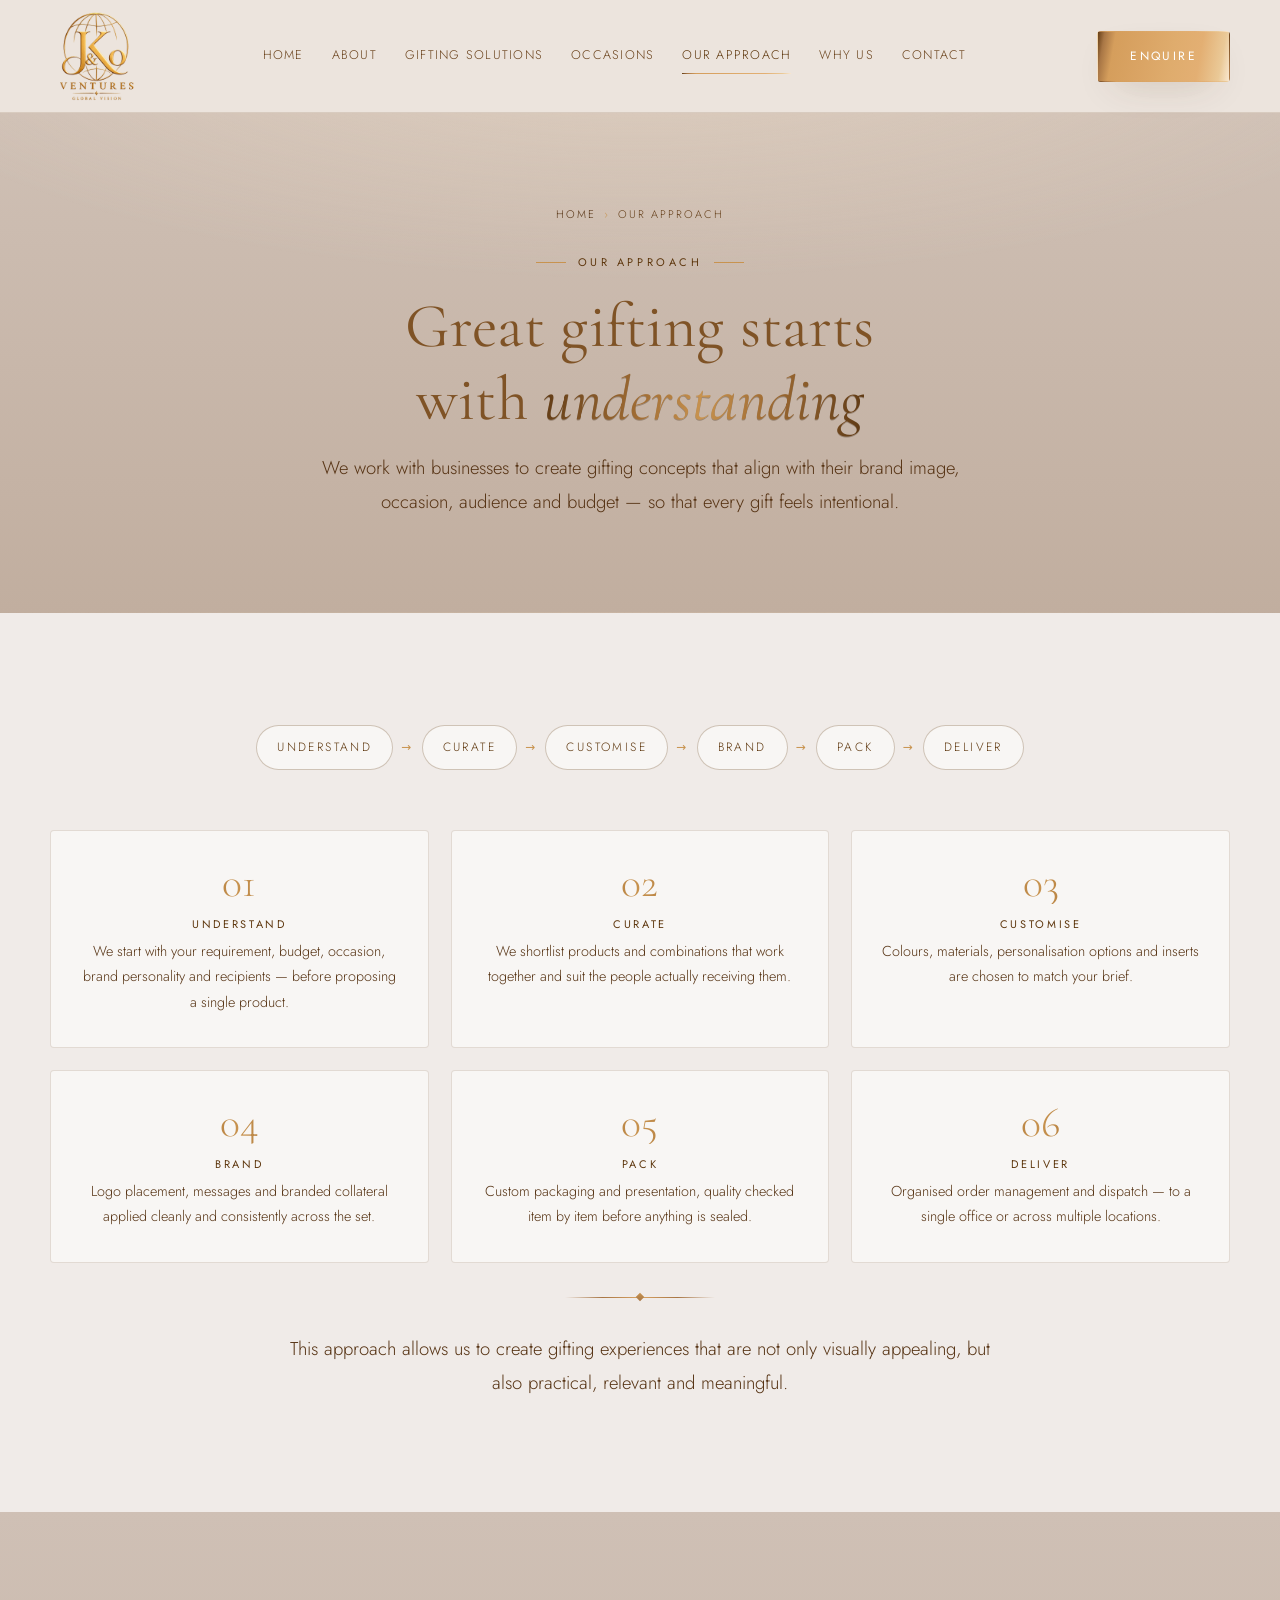
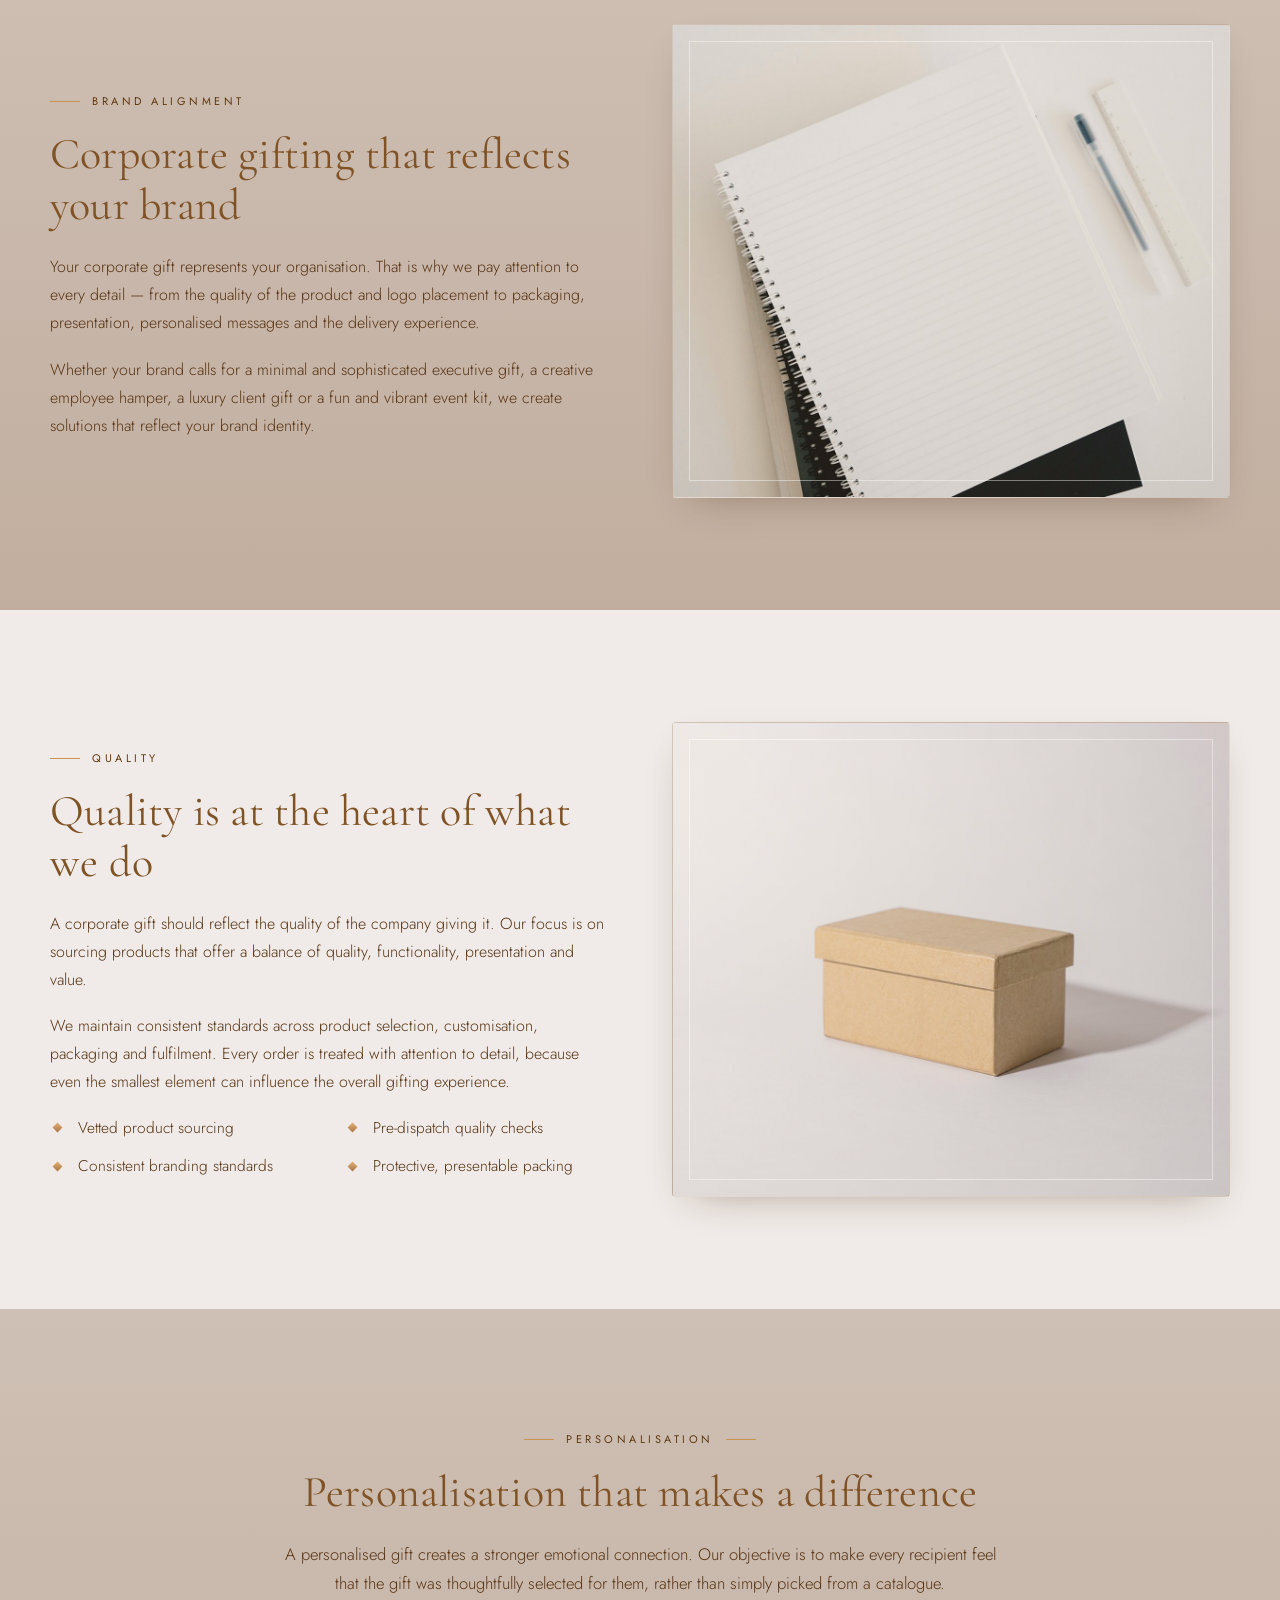
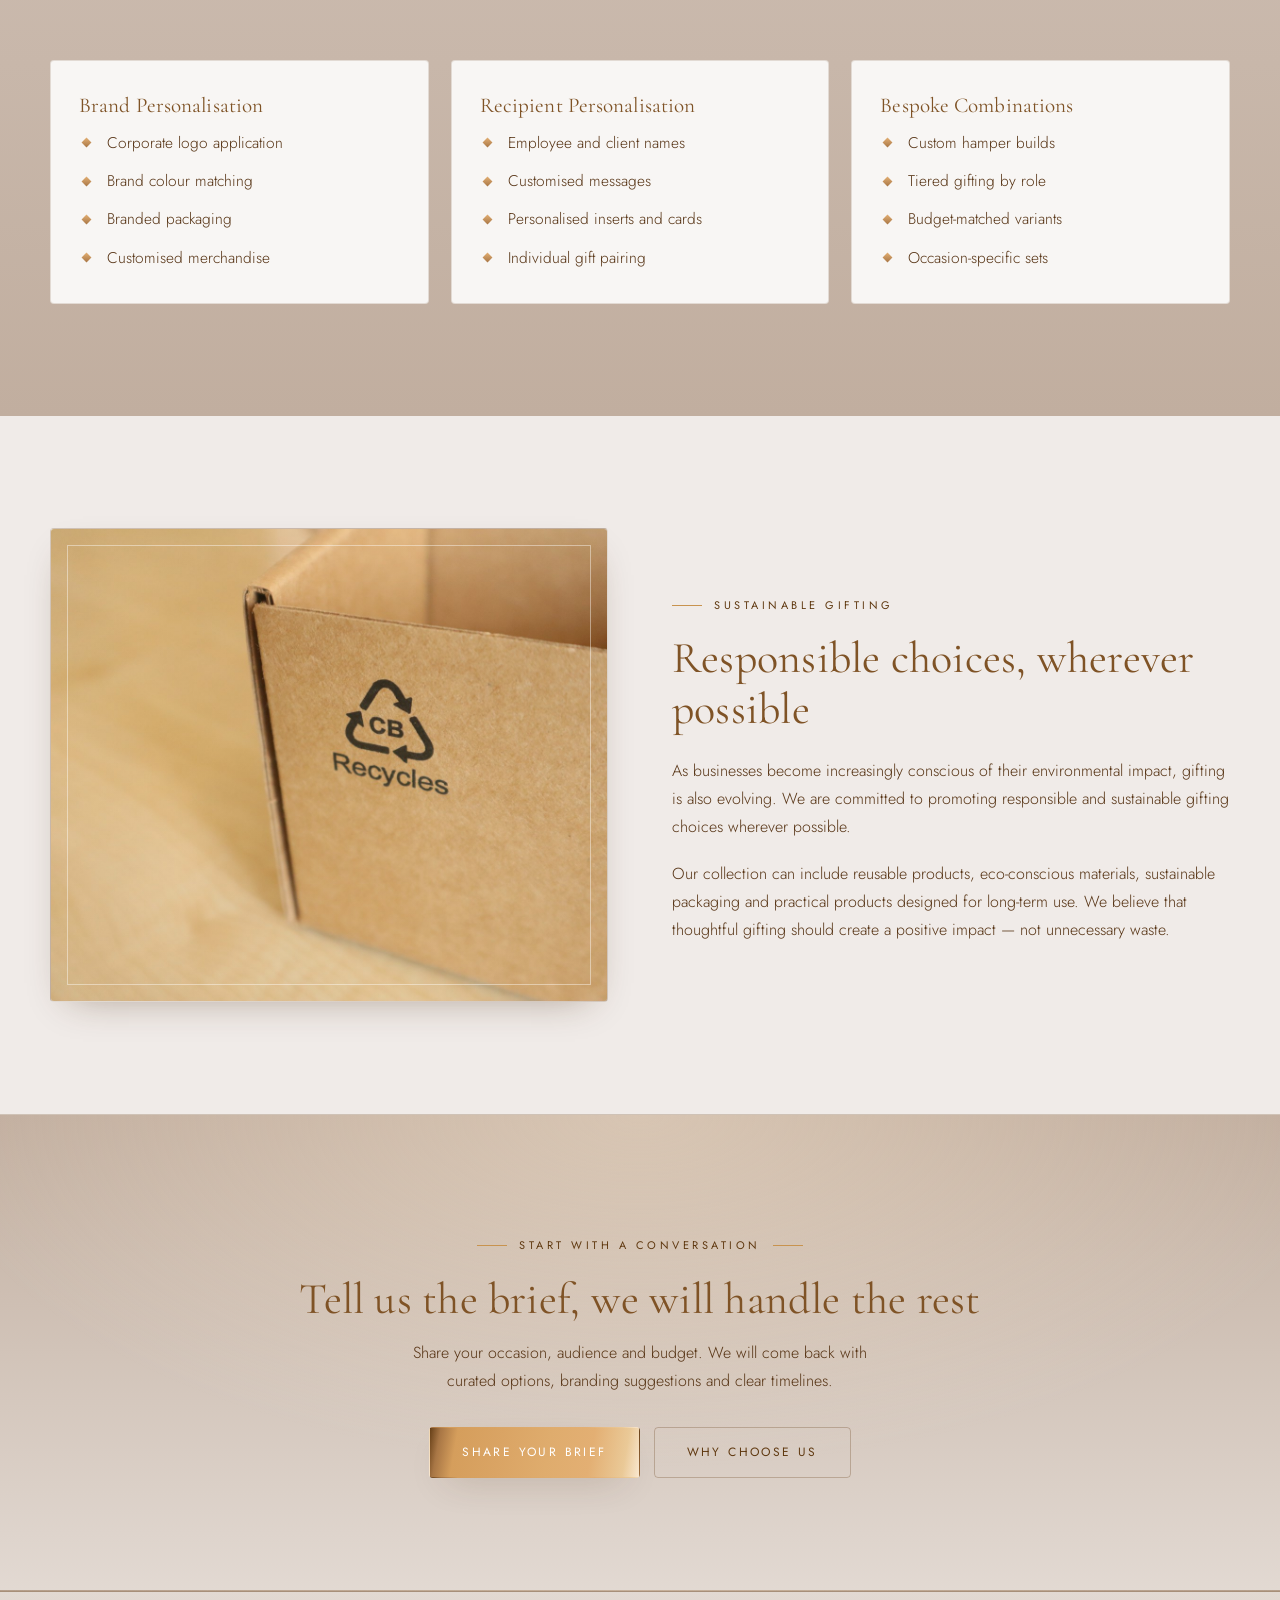
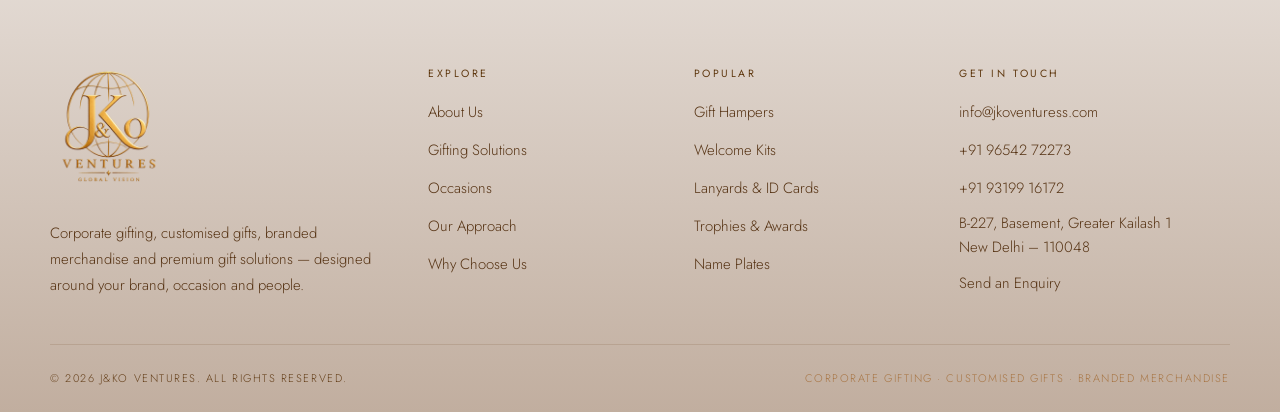
<file: approach.html>
<!DOCTYPE html>
<html lang="en">
<head>
<meta charset="UTF-8" />
<meta name="viewport" content="width=device-width, initial-scale=1, viewport-fit=cover" />
<title>Our Approach — How We Build Gifting Programmes | J&amp;Ko Ventures</title>
<meta name="description" content="Understand, curate, customise, brand, pack, deliver — our end-to-end corporate gifting process, with quality standards, personalisation options and sustainable gifting choices." />
<link rel="icon" href="assets/img/favicon.ico?v=20261020" sizes="any" />
<link rel="icon" type="image/png" sizes="32x32" href="assets/img/favicon-32.png?v=20261020" />
<link rel="apple-touch-icon" href="assets/img/apple-touch-icon.png?v=20261020" />
<meta name="theme-color" content="#c1ae9f" />
<link rel="preconnect" href="https://fonts.googleapis.com" />
<link rel="preconnect" href="https://fonts.gstatic.com" crossorigin />
<link href="https://fonts.googleapis.com/css2?family=Cormorant+Garamond:wght@300;400;500;600&family=Jost:wght@200;300;400;500&display=swap" rel="stylesheet" />
<link rel="stylesheet" href="assets/css/style.css?v=20261020" />
</head>
<body>

<header class="site-header">
  <div class="wrap header-inner">
    <a class="brand" href="index.html" aria-label="J&amp;Ko Ventures — home">
      <img class="brand-logo" src="assets/img/logo-full.png?v=20261020" alt="J&amp;Ko Ventures — Global Vision" width="960" height="960" />
    </a>

    <nav class="nav" id="primary-nav">
      <a href="index.html">Home</a>
      <a href="about.html">About</a>
      <a href="services.html">Gifting Solutions</a>
      <a href="occasions.html">Occasions</a>
      <a href="approach.html" aria-current="page">Our Approach</a>
      <a href="why-us.html">Why Us</a>
      <a href="contact.html">Contact</a>
    </nav>

    <a class="btn btn-primary header-cta" href="contact.html">Enquire</a>

    <button class="nav-toggle" type="button" aria-label="Toggle menu" aria-expanded="false" aria-controls="primary-nav"><i></i></button>
  </div>
</header>

<main>
<section class="page-hero">
    <div class="wrap">
      <p class="crumbs"><a href="index.html">Home</a><i>&rsaquo;</i>Our Approach</p>
      <span class="eyebrow center">Our Approach</span>
      <h1>Great gifting starts<br />with <em class="metal">understanding</em></h1>
      <p class="lede">
        We work with businesses to create gifting concepts that align with their brand image,
        occasion, audience and budget — so that every gift feels intentional.
      </p>
    </div>
  </section>

  <section class="section-white">
    <div class="wrap">
      <div class="process reveal" style="margin-bottom:60px">
        <i>Understand</i><b>&rarr;</b>
        <i>Curate</i><b>&rarr;</b>
        <i>Customise</i><b>&rarr;</b>
        <i>Brand</i><b>&rarr;</b>
        <i>Pack</i><b>&rarr;</b>
        <i>Deliver</i>
      </div>

      <div class="grid grid-3">
        <div class="card step reveal">
          <span class="num">01</span>
          <h4>Understand</h4>
          <p>We start with your requirement, budget, occasion, brand personality and recipients — before proposing a single product.</p>
        </div>
        <div class="card step reveal d1">
          <span class="num">02</span>
          <h4>Curate</h4>
          <p>We shortlist products and combinations that work together and suit the people actually receiving them.</p>
        </div>
        <div class="card step reveal d2">
          <span class="num">03</span>
          <h4>Customise</h4>
          <p>Colours, materials, personalisation options and inserts are chosen to match your brief.</p>
        </div>
        <div class="card step reveal">
          <span class="num">04</span>
          <h4>Brand</h4>
          <p>Logo placement, messages and branded collateral applied cleanly and consistently across the set.</p>
        </div>
        <div class="card step reveal d1">
          <span class="num">05</span>
          <h4>Pack</h4>
          <p>Custom packaging and presentation, quality checked item by item before anything is sealed.</p>
        </div>
        <div class="card step reveal d2">
          <span class="num">06</span>
          <h4>Deliver</h4>
          <p>Organised order management and dispatch — to a single office or across multiple locations.</p>
        </div>
      </div>

      <div class="divider center"></div>
      <p class="lede" style="text-align:center;max-width:64ch;margin-inline:auto">
        This approach allows us to create gifting experiences that are not only visually
        appealing, but also practical, relevant and meaningful.
      </p>
    </div>
  </section>

  <section class="section-tint">
    <div class="wrap split">
      <div class="reveal">
        <span class="eyebrow">Brand Alignment</span>
        <h2>Corporate gifting that reflects your brand</h2>
        <p style="color:var(--muted)">
          Your corporate gift represents your organisation. That is why we pay attention to
          every detail — from the quality of the product and logo placement to packaging,
          presentation, personalised messages and the delivery experience.
        </p>
        <p style="color:var(--muted)">
          Whether your brand calls for a minimal and sophisticated executive gift, a creative
          employee hamper, a luxury client gift or a fun and vibrant event kit, we create
          solutions that reflect your brand identity.
        </p>
      </div>
      <div class="split-media has-photo reveal d1">
        <img src="assets/img/photos/branded-stationery.jpg" alt="An open branded notebook and pen laid out on a desk" width="1200" height="1000" loading="lazy" decoding="async" />
      </div>
    </div>
  </section>

  <section class="section-white">
    <div class="wrap split reverse">
      <div class="split-media has-photo reveal">
        <img src="assets/img/photos/packaging-quality.jpg" alt="A clean kraft gift box photographed against a plain background" width="1200" height="1000" loading="lazy" decoding="async" />
      </div>
      <div class="reveal d1">
        <span class="eyebrow">Quality</span>
        <h2>Quality is at the heart of what we do</h2>
        <p style="color:var(--muted)">
          A corporate gift should reflect the quality of the company giving it. Our focus is on
          sourcing products that offer a balance of quality, functionality, presentation and
          value.
        </p>
        <p style="color:var(--muted)">
          We maintain consistent standards across product selection, customisation, packaging
          and fulfilment. Every order is treated with attention to detail, because even the
          smallest element can influence the overall gifting experience.
        </p>
        <ul class="tick-list cols">
          <li>Vetted product sourcing</li>
          <li>Pre-dispatch quality checks</li>
          <li>Consistent branding standards</li>
          <li>Protective, presentable packing</li>
        </ul>
      </div>
    </div>
  </section>

  <section class="section-tint">
    <div class="wrap">
      <div class="section-head center reveal">
        <span class="eyebrow center">Personalisation</span>
        <h2>Personalisation that makes a difference</h2>
        <p>
          A personalised gift creates a stronger emotional connection. Our objective is to make
          every recipient feel that the gift was thoughtfully selected for them, rather than
          simply picked from a catalogue.
        </p>
      </div>
      <div class="grid grid-3">
        <article class="card reveal">
          <h3>Brand Personalisation</h3>
          <ul class="tick-list" style="margin-top:12px">
            <li>Corporate logo application</li>
            <li>Brand colour matching</li>
            <li>Branded packaging</li>
            <li>Customised merchandise</li>
          </ul>
        </article>
        <article class="card reveal d1">
          <h3>Recipient Personalisation</h3>
          <ul class="tick-list" style="margin-top:12px">
            <li>Employee and client names</li>
            <li>Customised messages</li>
            <li>Personalised inserts and cards</li>
            <li>Individual gift pairing</li>
          </ul>
        </article>
        <article class="card reveal d2">
          <h3>Bespoke Combinations</h3>
          <ul class="tick-list" style="margin-top:12px">
            <li>Custom hamper builds</li>
            <li>Tiered gifting by role</li>
            <li>Budget-matched variants</li>
            <li>Occasion-specific sets</li>
          </ul>
        </article>
      </div>
    </div>
  </section>

  <section class="section-white">
    <div class="wrap split">
      <div class="split-media has-photo reveal">
        <img src="assets/img/photos/sustainable-packaging.jpg" alt="A cardboard gift box printed with a recycling symbol" width="1200" height="1000" loading="lazy" decoding="async" />
      </div>
      <div class="reveal d1">
        <span class="eyebrow">Sustainable Gifting</span>
        <h2>Responsible choices, wherever possible</h2>
        <p style="color:var(--muted)">
          As businesses become increasingly conscious of their environmental impact, gifting is
          also evolving. We are committed to promoting responsible and sustainable gifting
          choices wherever possible.
        </p>
        <p style="color:var(--muted)">
          Our collection can include reusable products, eco-conscious materials, sustainable
          packaging and practical products designed for long-term use. We believe that
          thoughtful gifting should create a positive impact — not unnecessary waste.
        </p>
      </div>
    </div>
  </section>

  <section class="cta-band">
    <div class="wrap-narrow reveal">
      <span class="eyebrow center">Start With a Conversation</span>
      <h2>Tell us the brief, we will handle the rest</h2>
      <p>
        Share your occasion, audience and budget. We will come back with curated options,
        branding suggestions and clear timelines.
      </p>
      <div class="btn-row center">
        <a class="btn btn-primary" href="contact.html">Share Your Brief</a>
        <a class="btn btn-ghost" href="why-us.html">Why Choose Us</a>
      </div>
    </div>
  </section>

</main>

<footer class="site-footer">
  <div class="wrap footer-grid">
    <div class="footer-brand">
      <a class="brand" href="index.html">
        <img class="brand-logo footer-logo" src="assets/img/logo-full.png?v=20261020" alt="J&amp;Ko Ventures — Global Vision" width="960" height="960" />
      </a>
      <p>
        Corporate gifting, customised gifts, branded merchandise and premium gift solutions &mdash;
        designed around your brand, occasion and people.
      </p>
    </div>

    <div>
      <h4>Explore</h4>
      <ul class="footer-links">
        <li><a href="about.html">About Us</a></li>
        <li><a href="services.html">Gifting Solutions</a></li>
        <li><a href="occasions.html">Occasions</a></li>
        <li><a href="approach.html">Our Approach</a></li>
        <li><a href="why-us.html">Why Choose Us</a></li>
      </ul>
    </div>

    <div>
      <h4>Popular</h4>
      <ul class="footer-links">
        <li><a href="services.html#hampers">Gift Hampers</a></li>
        <li><a href="services.html#welcome-kits">Welcome Kits</a></li>
        <li><a href="services.html#lanyards">Lanyards &amp; ID Cards</a></li>
        <li><a href="services.html#trophies">Trophies &amp; Awards</a></li>
        <li><a href="services.html#name-plates">Name Plates</a></li>
      </ul>
    </div>

    <div>
      <h4>Get in Touch</h4>
      <ul class="footer-links">
        <li><a href="mailto:info@jkoventuress.com">info@jkoventuress.com</a></li>
        <li><a href="tel:+919654272273">+91 96542 72273</a></li>
        <li><a href="tel:+919319916172">+91 93199 16172</a></li>
        <li class="footer-address">
          B-227, Basement, Greater Kailash 1<br />
          New Delhi &ndash; 110048
        </li>
        <li><a href="contact.html">Send an Enquiry</a></li>
      </ul>
    </div>
  </div>

  <div class="wrap footer-bottom">
    <span>&copy; <span id="year">2026</span> J&amp;Ko Ventures. All rights reserved.</span>
    <span class="tagline">Corporate Gifting &middot; Customised Gifts &middot; Branded Merchandise</span>
  </div>
</footer>

<script src="assets/js/main.js?v=20261020"></script>
</body>
</html>
</file>
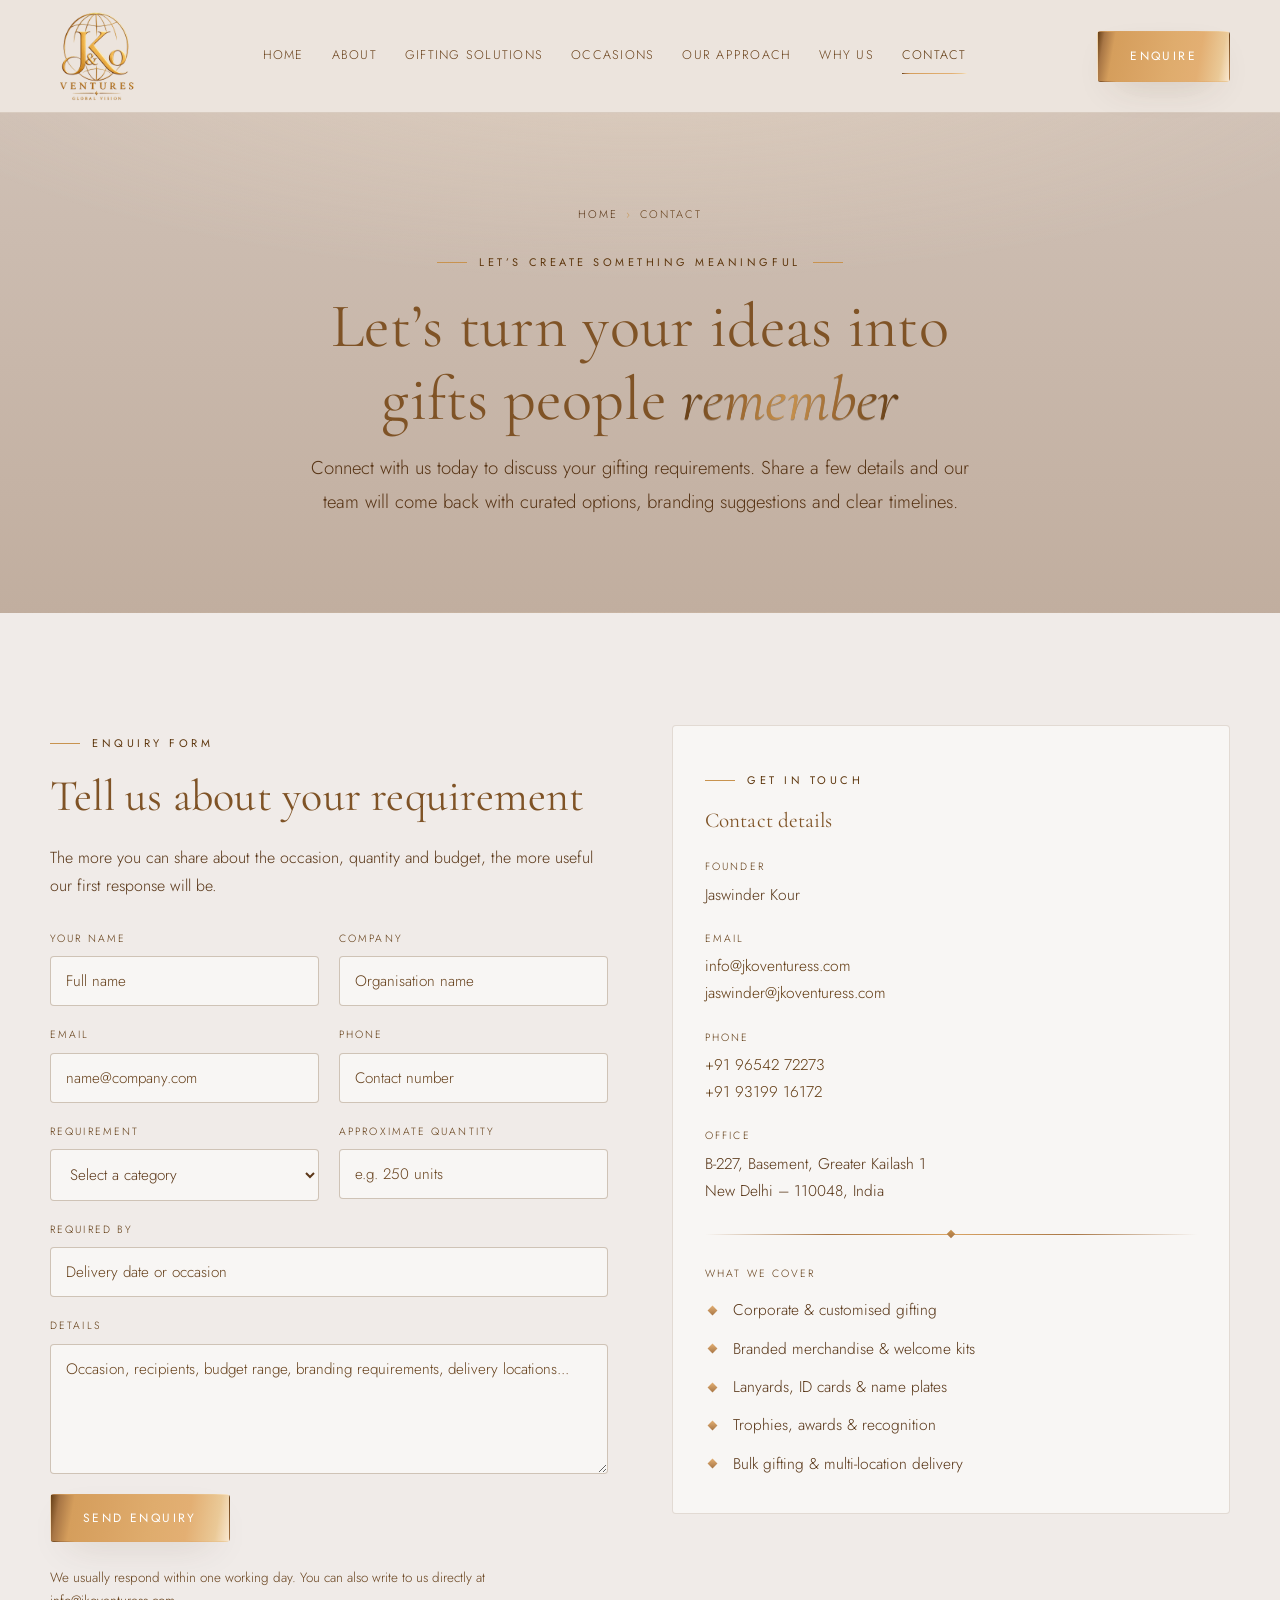
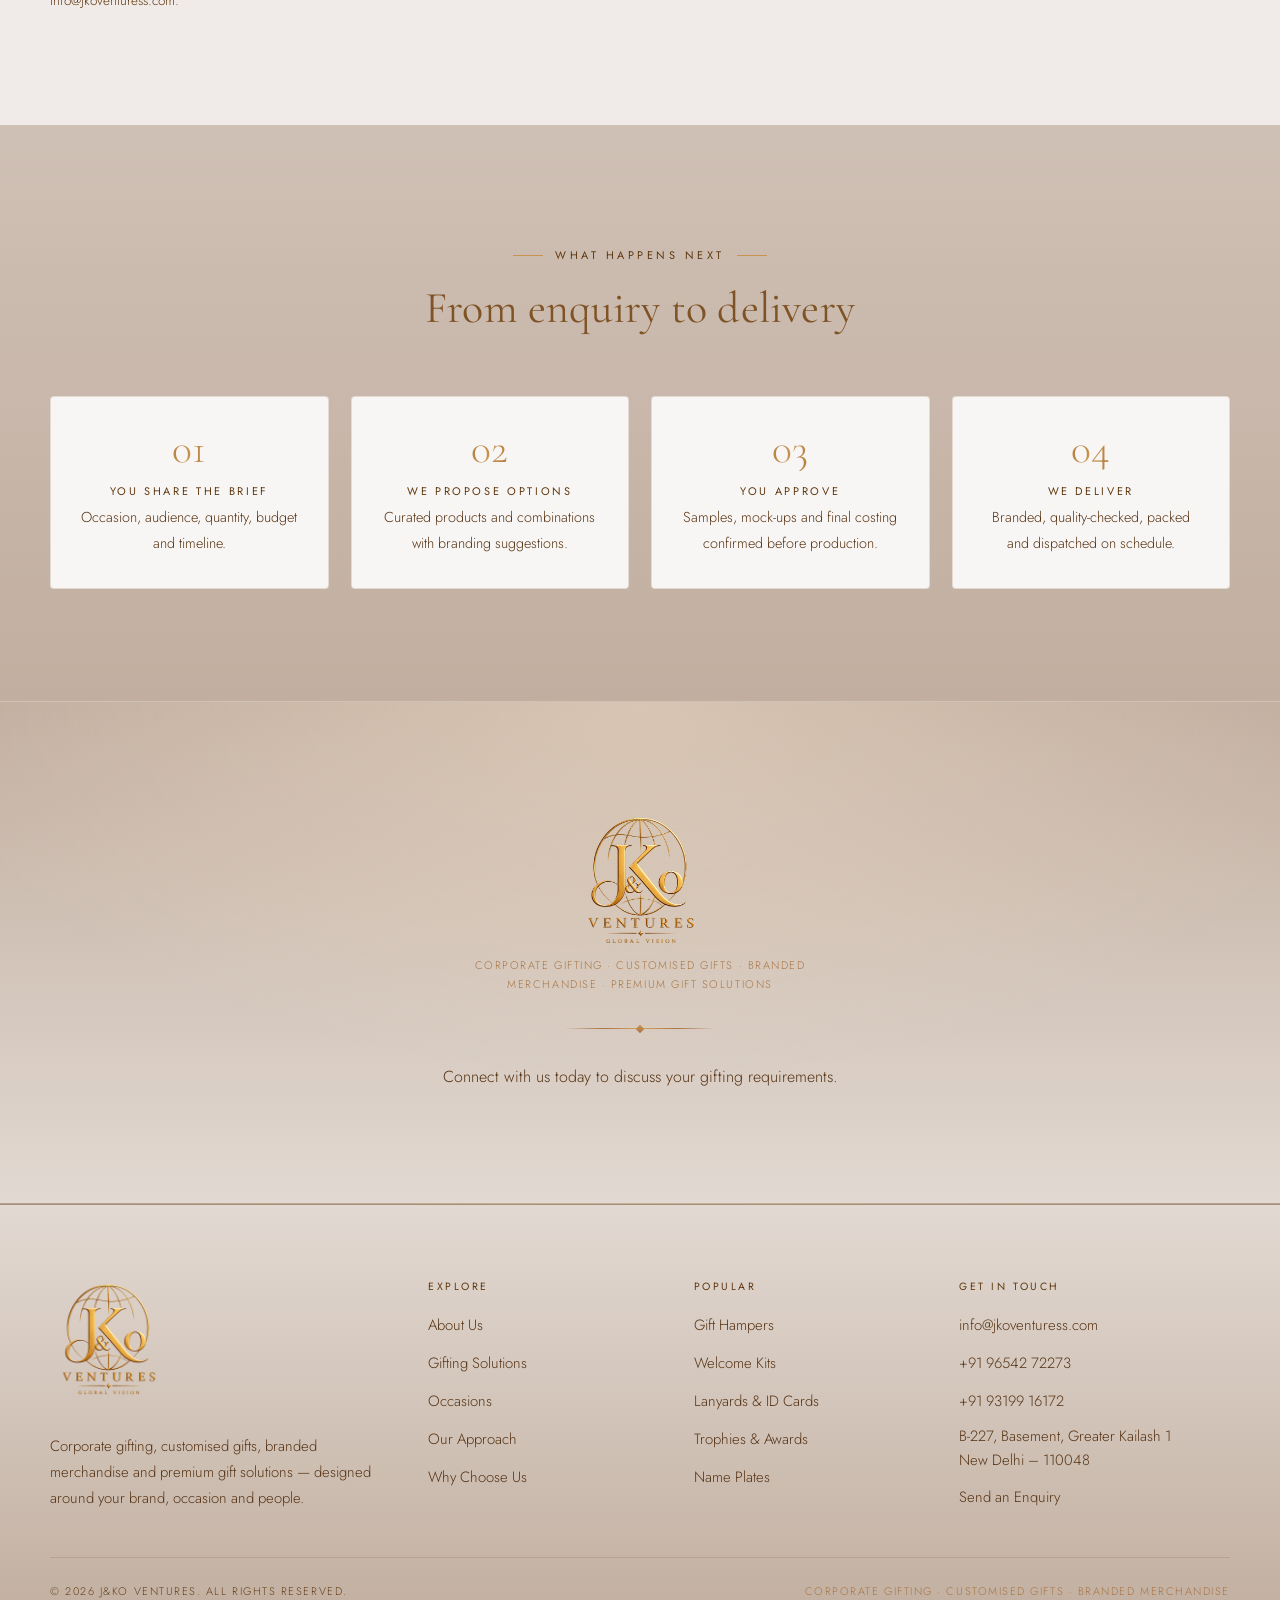
<file: contact.html>
<!DOCTYPE html>
<html lang="en">
<head>
<meta charset="UTF-8" />
<meta name="viewport" content="width=device-width, initial-scale=1, viewport-fit=cover" />
<title>Contact — Discuss Your Gifting Requirement | J&amp;Ko Ventures</title>
<meta name="description" content="Connect with J&amp;Ko Ventures to discuss corporate gifting requirements — share your occasion, quantity, budget and timeline and our team will build the right gifting solution." />
<link rel="icon" href="assets/img/favicon.ico?v=20261020" sizes="any" />
<link rel="icon" type="image/png" sizes="32x32" href="assets/img/favicon-32.png?v=20261020" />
<link rel="apple-touch-icon" href="assets/img/apple-touch-icon.png?v=20261020" />
<meta name="theme-color" content="#c1ae9f" />
<link rel="preconnect" href="https://fonts.googleapis.com" />
<link rel="preconnect" href="https://fonts.gstatic.com" crossorigin />
<link href="https://fonts.googleapis.com/css2?family=Cormorant+Garamond:wght@300;400;500;600&family=Jost:wght@200;300;400;500&display=swap" rel="stylesheet" />
<link rel="stylesheet" href="assets/css/style.css?v=20261020" />
</head>
<body>

<header class="site-header">
  <div class="wrap header-inner">
    <a class="brand" href="index.html" aria-label="J&amp;Ko Ventures — home">
      <img class="brand-logo" src="assets/img/logo-full.png?v=20261020" alt="J&amp;Ko Ventures — Global Vision" width="960" height="960" />
    </a>

    <nav class="nav" id="primary-nav">
      <a href="index.html">Home</a>
      <a href="about.html">About</a>
      <a href="services.html">Gifting Solutions</a>
      <a href="occasions.html">Occasions</a>
      <a href="approach.html">Our Approach</a>
      <a href="why-us.html">Why Us</a>
      <a href="contact.html" aria-current="page">Contact</a>
    </nav>

    <a class="btn btn-primary header-cta" href="contact.html">Enquire</a>

    <button class="nav-toggle" type="button" aria-label="Toggle menu" aria-expanded="false" aria-controls="primary-nav"><i></i></button>
  </div>
</header>

<main>
<section class="page-hero">
    <div class="wrap">
      <p class="crumbs"><a href="index.html">Home</a><i>&rsaquo;</i>Contact</p>
      <span class="eyebrow center">Let&rsquo;s Create Something Meaningful</span>
      <h1>Let&rsquo;s turn your ideas into<br />gifts people <em class="metal">remember</em></h1>
      <p class="lede">
        Connect with us today to discuss your gifting requirements. Share a few details and our
        team will come back with curated options, branding suggestions and clear timelines.
      </p>
    </div>
  </section>

  <section class="section-white">
    <div class="wrap split" style="align-items:start">
      <div class="reveal">
        <span class="eyebrow">Enquiry Form</span>
        <h2>Tell us about your requirement</h2>
        <p style="color:var(--muted);margin-bottom:30px">
          The more you can share about the occasion, quantity and budget, the more useful our
          first response will be.
        </p>

        <p class="form-alert" id="form-alert" role="status" hidden></p>

        <form id="enquiry-form" class="form-grid" action="form-handler.php" method="post">
          <!-- spam traps: hidden from people, tempting to bots -->
          <div class="hp" aria-hidden="true">
            <label for="f-website">Website</label>
            <input id="f-website" name="website" type="text" tabindex="-1" autocomplete="off" />
          </div>
          <input type="hidden" name="started_at" id="f-started" value="" />
          <div class="field">
            <label for="f-name">Your Name</label>
            <input id="f-name" name="name" type="text" placeholder="Full name" required />
          </div>
          <div class="field">
            <label for="f-company">Company</label>
            <input id="f-company" name="company" type="text" placeholder="Organisation name" />
          </div>
          <div class="field">
            <label for="f-email">Email</label>
            <input id="f-email" name="email" type="email" placeholder="name@company.com" required />
          </div>
          <div class="field">
            <label for="f-phone">Phone</label>
            <input id="f-phone" name="phone" type="tel" placeholder="Contact number" />
          </div>

          <div class="field">
            <label for="f-requirement">Requirement</label>
            <select id="f-requirement" name="requirement">
              <option value="">Select a category</option>
              <option>Customised corporate gifts</option>
              <option>Premium executive gifts</option>
              <option>Employee welcome / joining kits</option>
              <option>Employee appreciation gifts</option>
              <option>Client &amp; VIP gifting</option>
              <option>Festival &amp; occasion gifting</option>
              <option>Corporate gift hampers</option>
              <option>Promotional &amp; branded merchandise</option>
              <option>Customised stationery</option>
              <option>Travel &amp; lifestyle gifts</option>
              <option>Tech &amp; utility products</option>
              <option>Sustainable &amp; eco-friendly gifts</option>
              <option>Luxury &amp; premium collections</option>
              <option>Event &amp; conference giveaways</option>
              <option>Product launch kits</option>
              <option>Lanyards &amp; ID cards</option>
              <option>Trophies &amp; awards</option>
              <option>Name plates &amp; signage</option>
              <option>Bulk corporate gifting</option>
              <option>Something else</option>
            </select>
          </div>
          <div class="field">
            <label for="f-quantity">Approximate Quantity</label>
            <input id="f-quantity" name="quantity" type="text" placeholder="e.g. 250 units" />
          </div>

          <div class="field full">
            <label for="f-timeline">Required By</label>
            <input id="f-timeline" name="timeline" type="text" placeholder="Delivery date or occasion" />
          </div>

          <div class="field full">
            <label for="f-message">Details</label>
            <textarea id="f-message" name="message" placeholder="Occasion, recipients, budget range, branding requirements, delivery locations..."></textarea>
          </div>

          <div class="field full">
            <button class="btn btn-primary" type="submit">Send Enquiry</button>
            <p class="form-note" id="form-status">
              We usually respond within one working day. You can also write to us directly at
              <a href="mailto:info@jkoventuress.com">info@jkoventuress.com</a>.
            </p>
          </div>
        </form>
      </div>

      <div class="reveal d1">
        <div class="card" style="padding:36px 32px">
          <span class="eyebrow">Get in Touch</span>
          <h3 style="margin-bottom:26px">Contact details</h3>

          <div class="detail-list">
            <div class="detail">
              <div>
                <div class="k">Founder</div>
                <div class="v">Jaswinder Kour</div>
              </div>
            </div>
            <div class="detail">
              <div>
                <div class="k">Email</div>
                <div class="v">
                  <a href="mailto:info@jkoventuress.com">info@jkoventuress.com</a><br />
                  <a href="mailto:jaswinder@jkoventuress.com">jaswinder@jkoventuress.com</a>
                </div>
              </div>
            </div>
            <div class="detail">
              <div>
                <div class="k">Phone</div>
                <div class="v">
                  <a href="tel:+919654272273">+91 96542 72273</a><br />
                  <a href="tel:+919319916172">+91 93199 16172</a>
                </div>
              </div>
            </div>
            <div class="detail">
              <div>
                <div class="k">Office</div>
                <div class="v">
                  B-227, Basement, Greater Kailash 1<br />
                  New Delhi &ndash; 110048, India
                </div>
              </div>
            </div>
          </div>

          <div class="divider" style="width:100%;margin:30px 0"></div>

          <div class="k" style="font-size:10.5px;letter-spacing:.2em;text-transform:uppercase;color:var(--bronze-deep);margin-bottom:14px">
            What We Cover
          </div>
          <ul class="tick-list">
            <li>Corporate &amp; customised gifting</li>
            <li>Branded merchandise &amp; welcome kits</li>
            <li>Lanyards, ID cards &amp; name plates</li>
            <li>Trophies, awards &amp; recognition</li>
            <li>Bulk gifting &amp; multi-location delivery</li>
          </ul>
        </div>
      </div>
    </div>
  </section>

  <section class="section-tint">
    <div class="wrap">
      <div class="section-head center reveal">
        <span class="eyebrow center">What Happens Next</span>
        <h2>From enquiry to delivery</h2>
      </div>
      <div class="grid grid-4">
        <div class="card step reveal">
          <span class="num">01</span>
          <h4>You Share the Brief</h4>
          <p>Occasion, audience, quantity, budget and timeline.</p>
        </div>
        <div class="card step reveal d1">
          <span class="num">02</span>
          <h4>We Propose Options</h4>
          <p>Curated products and combinations with branding suggestions.</p>
        </div>
        <div class="card step reveal d2">
          <span class="num">03</span>
          <h4>You Approve</h4>
          <p>Samples, mock-ups and final costing confirmed before production.</p>
        </div>
        <div class="card step reveal d3">
          <span class="num">04</span>
          <h4>We Deliver</h4>
          <p>Branded, quality-checked, packed and dispatched on schedule.</p>
        </div>
      </div>
    </div>
  </section>

  <section class="cta-band">
    <div class="wrap-narrow reveal">
      <img class="cta-logo" src="assets/img/logo-full.png?v=20261020" alt="J&amp;Ko Ventures — Global Vision" width="960" height="960" />
      <p class="tagline" style="color:var(--bronze);letter-spacing:.14em;text-transform:uppercase;font-size:11px;margin-top:10px">
        Corporate Gifting &middot; Customised Gifts &middot; Branded Merchandise &middot; Premium Gift Solutions
      </p>
      <div class="divider center"></div>
      <p>Connect with us today to discuss your gifting requirements.</p>
    </div>
  </section>

</main>

<footer class="site-footer">
  <div class="wrap footer-grid">
    <div class="footer-brand">
      <a class="brand" href="index.html">
        <img class="brand-logo footer-logo" src="assets/img/logo-full.png?v=20261020" alt="J&amp;Ko Ventures — Global Vision" width="960" height="960" />
      </a>
      <p>
        Corporate gifting, customised gifts, branded merchandise and premium gift solutions &mdash;
        designed around your brand, occasion and people.
      </p>
    </div>

    <div>
      <h4>Explore</h4>
      <ul class="footer-links">
        <li><a href="about.html">About Us</a></li>
        <li><a href="services.html">Gifting Solutions</a></li>
        <li><a href="occasions.html">Occasions</a></li>
        <li><a href="approach.html">Our Approach</a></li>
        <li><a href="why-us.html">Why Choose Us</a></li>
      </ul>
    </div>

    <div>
      <h4>Popular</h4>
      <ul class="footer-links">
        <li><a href="services.html#hampers">Gift Hampers</a></li>
        <li><a href="services.html#welcome-kits">Welcome Kits</a></li>
        <li><a href="services.html#lanyards">Lanyards &amp; ID Cards</a></li>
        <li><a href="services.html#trophies">Trophies &amp; Awards</a></li>
        <li><a href="services.html#name-plates">Name Plates</a></li>
      </ul>
    </div>

    <div>
      <h4>Get in Touch</h4>
      <ul class="footer-links">
        <li><a href="mailto:info@jkoventuress.com">info@jkoventuress.com</a></li>
        <li><a href="tel:+919654272273">+91 96542 72273</a></li>
        <li><a href="tel:+919319916172">+91 93199 16172</a></li>
        <li class="footer-address">
          B-227, Basement, Greater Kailash 1<br />
          New Delhi &ndash; 110048
        </li>
        <li><a href="contact.html">Send an Enquiry</a></li>
      </ul>
    </div>
  </div>

  <div class="wrap footer-bottom">
    <span>&copy; <span id="year">2026</span> J&amp;Ko Ventures. All rights reserved.</span>
    <span class="tagline">Corporate Gifting &middot; Customised Gifts &middot; Branded Merchandise</span>
  </div>
</footer>

<script src="assets/js/main.js?v=20261020"></script>
</body>
</html>
</file>
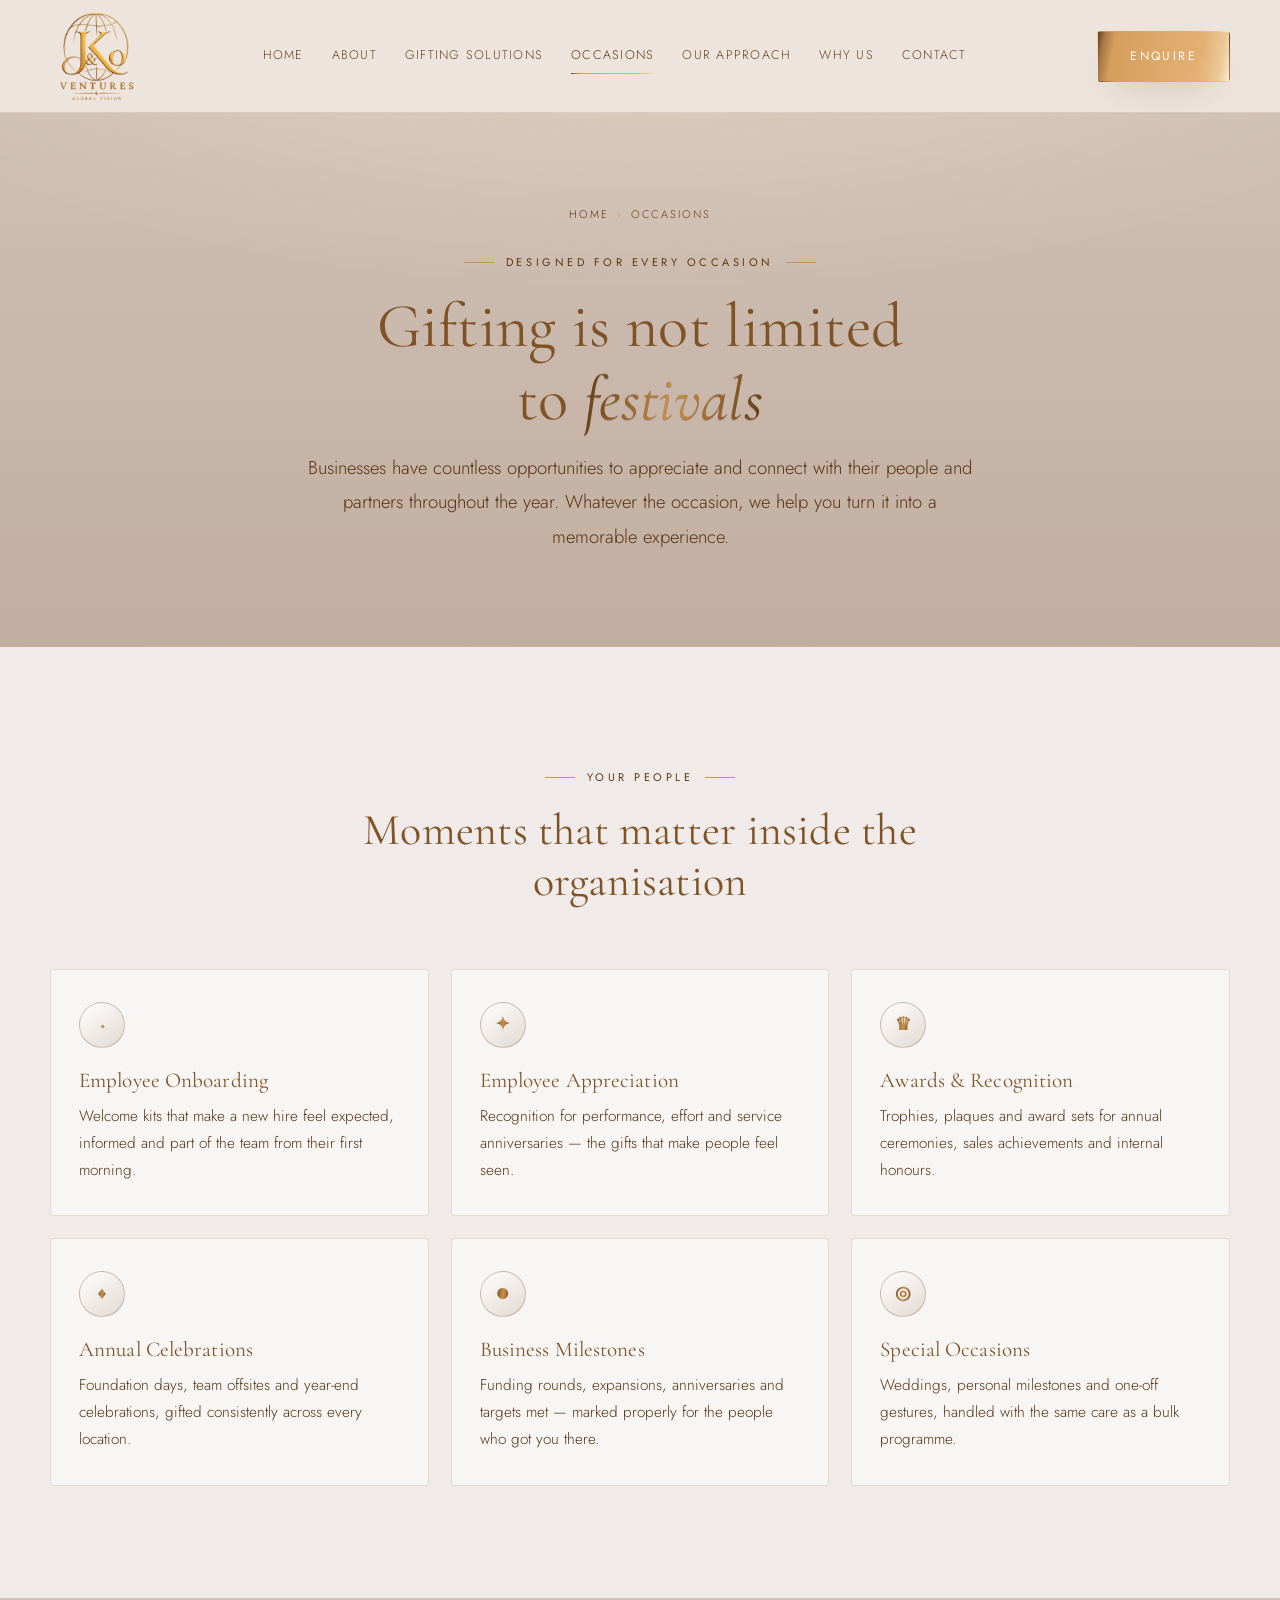
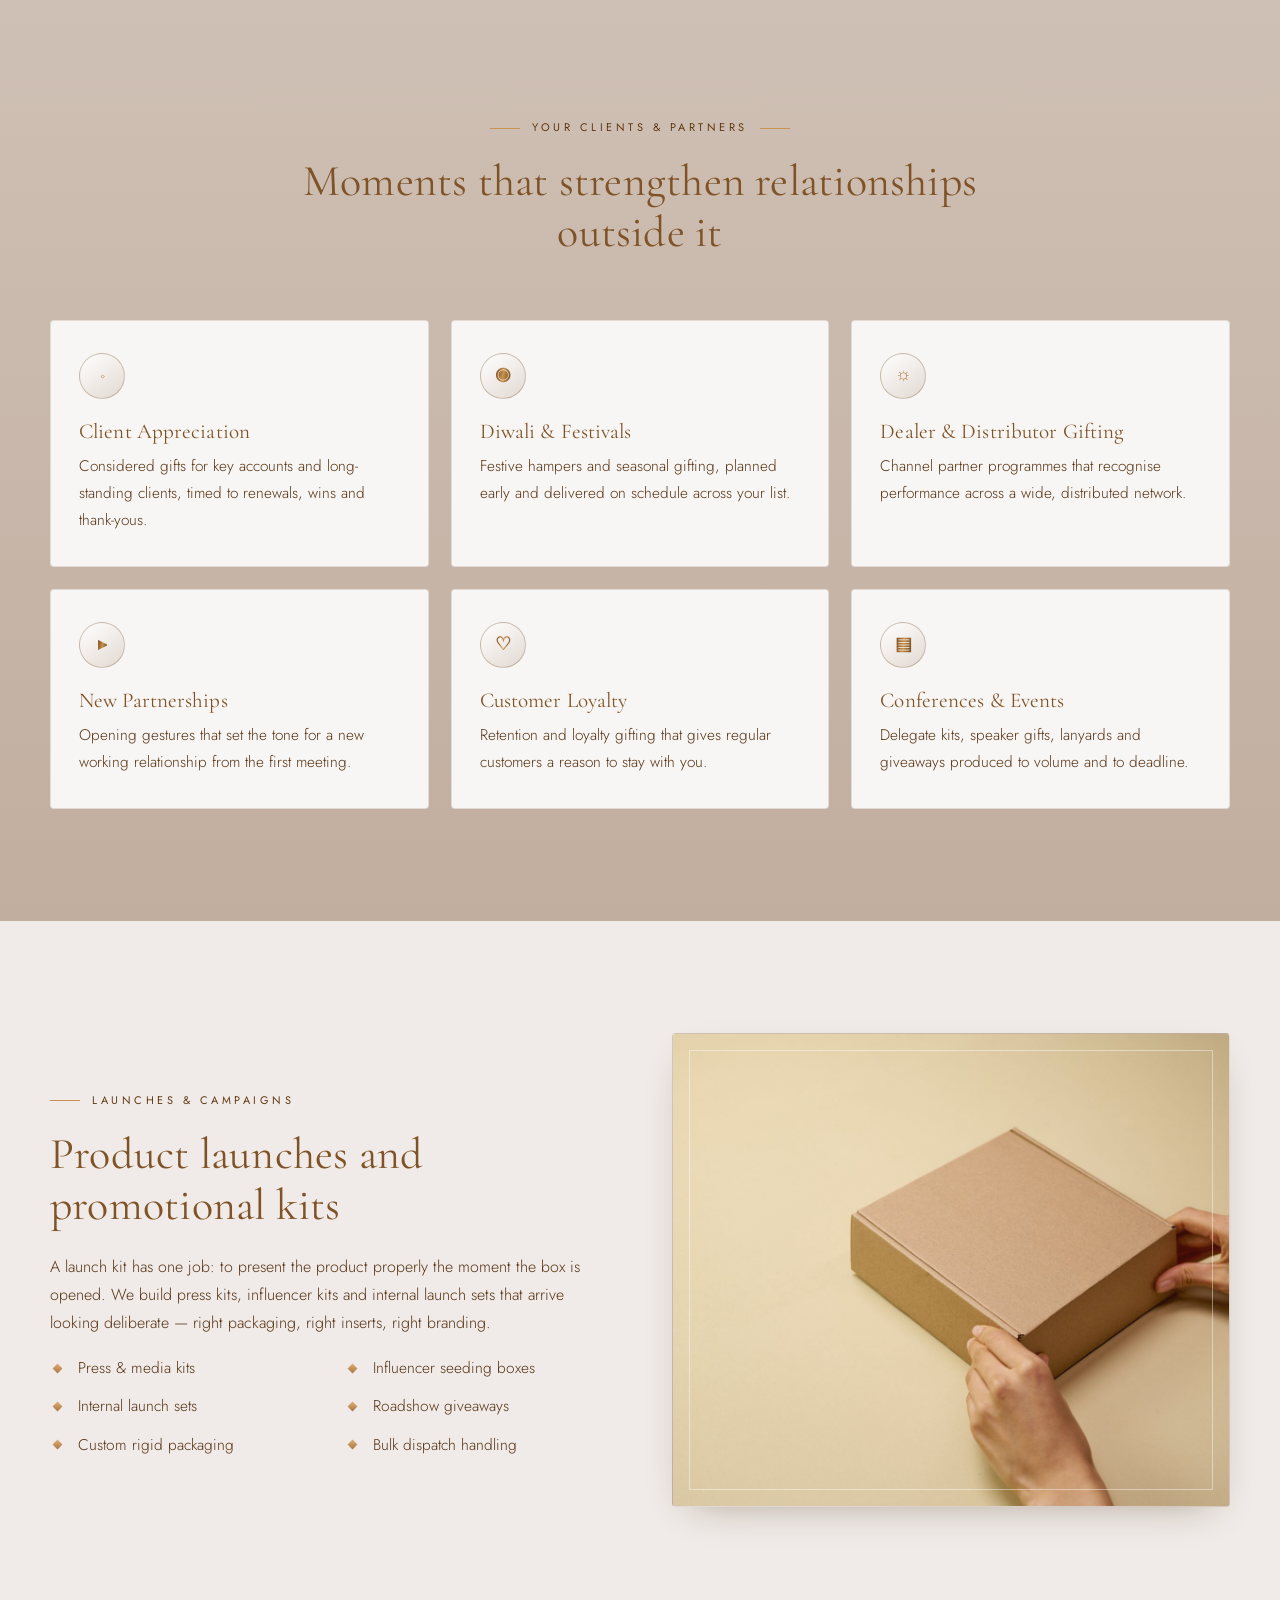
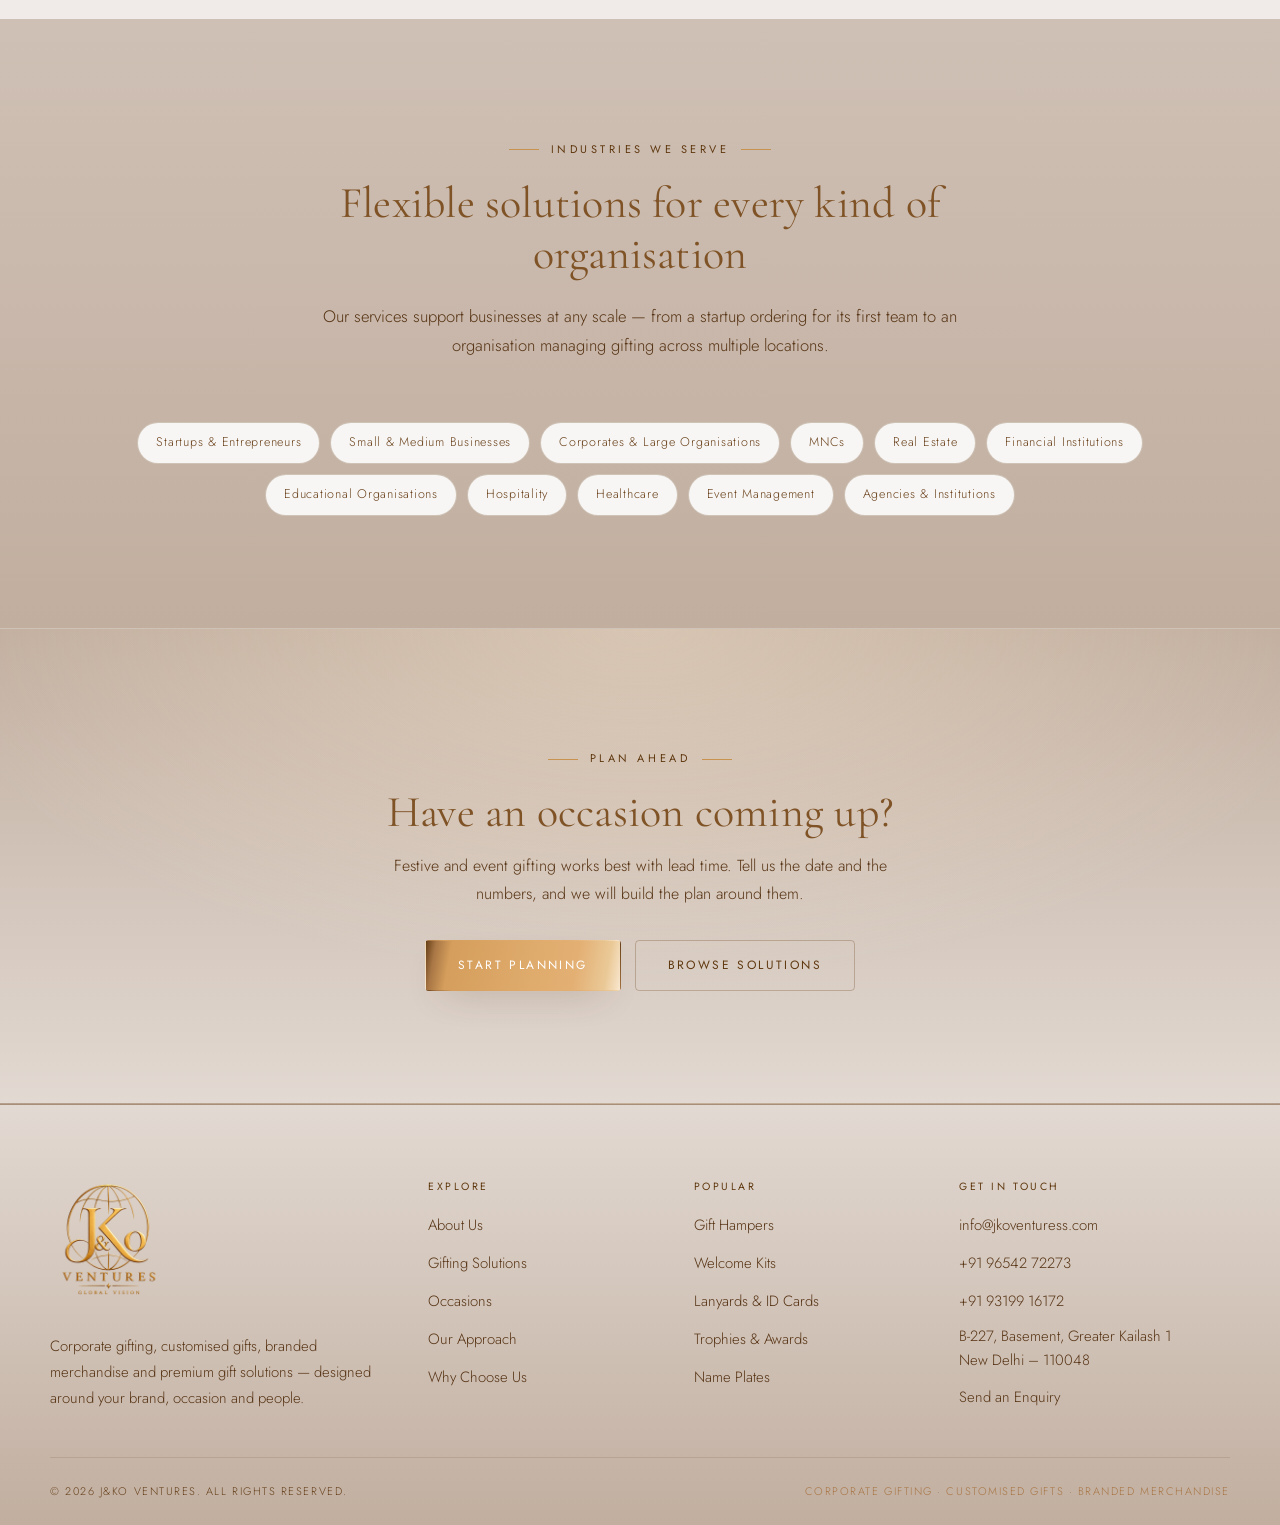
<file: occasions.html>
<!DOCTYPE html>
<html lang="en">
<head>
<meta charset="UTF-8" />
<meta name="viewport" content="width=device-width, initial-scale=1, viewport-fit=cover" />
<title>Occasions &amp; Industries — Corporate Gifting All Year | J&amp;Ko Ventures</title>
<meta name="description" content="Corporate gifting for onboarding, appreciation, festivals, conferences, product launches, milestones, awards and customer loyalty — for businesses across every industry." />
<link rel="icon" href="assets/img/favicon.ico?v=20261020" sizes="any" />
<link rel="icon" type="image/png" sizes="32x32" href="assets/img/favicon-32.png?v=20261020" />
<link rel="apple-touch-icon" href="assets/img/apple-touch-icon.png?v=20261020" />
<meta name="theme-color" content="#c1ae9f" />
<link rel="preconnect" href="https://fonts.googleapis.com" />
<link rel="preconnect" href="https://fonts.gstatic.com" crossorigin />
<link href="https://fonts.googleapis.com/css2?family=Cormorant+Garamond:wght@300;400;500;600&family=Jost:wght@200;300;400;500&display=swap" rel="stylesheet" />
<link rel="stylesheet" href="assets/css/style.css?v=20261020" />
</head>
<body>

<header class="site-header">
  <div class="wrap header-inner">
    <a class="brand" href="index.html" aria-label="J&amp;Ko Ventures — home">
      <img class="brand-logo" src="assets/img/logo-full.png?v=20261020" alt="J&amp;Ko Ventures — Global Vision" width="960" height="960" />
    </a>

    <nav class="nav" id="primary-nav">
      <a href="index.html">Home</a>
      <a href="about.html">About</a>
      <a href="services.html">Gifting Solutions</a>
      <a href="occasions.html" aria-current="page">Occasions</a>
      <a href="approach.html">Our Approach</a>
      <a href="why-us.html">Why Us</a>
      <a href="contact.html">Contact</a>
    </nav>

    <a class="btn btn-primary header-cta" href="contact.html">Enquire</a>

    <button class="nav-toggle" type="button" aria-label="Toggle menu" aria-expanded="false" aria-controls="primary-nav"><i></i></button>
  </div>
</header>

<main>
<section class="page-hero">
    <div class="wrap">
      <p class="crumbs"><a href="index.html">Home</a><i>&rsaquo;</i>Occasions</p>
      <span class="eyebrow center">Designed for Every Occasion</span>
      <h1>Gifting is not limited<br />to <em class="metal">festivals</em></h1>
      <p class="lede">
        Businesses have countless opportunities to appreciate and connect with their people and
        partners throughout the year. Whatever the occasion, we help you turn it into a
        memorable experience.
      </p>
    </div>
  </section>

  <section class="section-white">
    <div class="wrap">
      <div class="section-head center reveal">
        <span class="eyebrow center">Your People</span>
        <h2>Moments that matter inside the organisation</h2>
      </div>
      <div class="grid grid-3">
        <article class="card reveal">
          <div class="card-icon"><i>&#9670;</i></div>
          <h3>Employee Onboarding</h3>
          <p>Welcome kits that make a new hire feel expected, informed and part of the team from their first morning.</p>
        </article>
        <article class="card reveal d1">
          <div class="card-icon"><i>&#10022;</i></div>
          <h3>Employee Appreciation</h3>
          <p>Recognition for performance, effort and service anniversaries — the gifts that make people feel seen.</p>
        </article>
        <article class="card reveal d2">
          <div class="card-icon"><i>&#9819;</i></div>
          <h3>Awards &amp; Recognition</h3>
          <p>Trophies, plaques and award sets for annual ceremonies, sales achievements and internal honours.</p>
        </article>
        <article class="card reveal">
          <div class="card-icon"><i>&#9830;</i></div>
          <h3>Annual Celebrations</h3>
          <p>Foundation days, team offsites and year-end celebrations, gifted consistently across every location.</p>
        </article>
        <article class="card reveal d1">
          <div class="card-icon"><i>&#9679;</i></div>
          <h3>Business Milestones</h3>
          <p>Funding rounds, expansions, anniversaries and targets met — marked properly for the people who got you there.</p>
        </article>
        <article class="card reveal d2">
          <div class="card-icon"><i>&#9678;</i></div>
          <h3>Special Occasions</h3>
          <p>Weddings, personal milestones and one-off gestures, handled with the same care as a bulk programme.</p>
        </article>
      </div>
    </div>
  </section>

  <section class="section-tint">
    <div class="wrap">
      <div class="section-head center reveal">
        <span class="eyebrow center">Your Clients &amp; Partners</span>
        <h2>Moments that strengthen relationships outside it</h2>
      </div>
      <div class="grid grid-3">
        <article class="card reveal">
          <div class="card-icon"><i>&#9671;</i></div>
          <h3>Client Appreciation</h3>
          <p>Considered gifts for key accounts and long-standing clients, timed to renewals, wins and thank-yous.</p>
        </article>
        <article class="card reveal d1">
          <div class="card-icon"><i>&#9673;</i></div>
          <h3>Diwali &amp; Festivals</h3>
          <p>Festive hampers and seasonal gifting, planned early and delivered on schedule across your list.</p>
        </article>
        <article class="card reveal d2">
          <div class="card-icon"><i>&#9788;</i></div>
          <h3>Dealer &amp; Distributor Gifting</h3>
          <p>Channel partner programmes that recognise performance across a wide, distributed network.</p>
        </article>
        <article class="card reveal">
          <div class="card-icon"><i>&#9656;</i></div>
          <h3>New Partnerships</h3>
          <p>Opening gestures that set the tone for a new working relationship from the first meeting.</p>
        </article>
        <article class="card reveal d1">
          <div class="card-icon"><i>&#9825;</i></div>
          <h3>Customer Loyalty</h3>
          <p>Retention and loyalty gifting that gives regular customers a reason to stay with you.</p>
        </article>
        <article class="card reveal d2">
          <div class="card-icon"><i>&#9636;</i></div>
          <h3>Conferences &amp; Events</h3>
          <p>Delegate kits, speaker gifts, lanyards and giveaways produced to volume and to deadline.</p>
        </article>
      </div>
    </div>
  </section>

  <section class="section-white">
    <div class="wrap split">
      <div class="reveal">
        <span class="eyebrow">Launches &amp; Campaigns</span>
        <h2>Product launches and promotional kits</h2>
        <p style="color:var(--muted)">
          A launch kit has one job: to present the product properly the moment the box is
          opened. We build press kits, influencer kits and internal launch sets that arrive
          looking deliberate — right packaging, right inserts, right branding.
        </p>
        <ul class="tick-list cols">
          <li>Press &amp; media kits</li>
          <li>Influencer seeding boxes</li>
          <li>Internal launch sets</li>
          <li>Roadshow giveaways</li>
          <li>Custom rigid packaging</li>
          <li>Bulk dispatch handling</li>
        </ul>
      </div>
      <div class="split-media has-photo reveal d1">
        <img src="assets/img/photos/launch-kit.jpg" alt="Hands opening a plain kraft product launch box" width="1200" height="1000" loading="lazy" decoding="async" />
      </div>
    </div>
  </section>

  <section class="section-tint">
    <div class="wrap">
      <div class="section-head center reveal">
        <span class="eyebrow center">Industries We Serve</span>
        <h2>Flexible solutions for every kind of organisation</h2>
        <p>
          Our services support businesses at any scale — from a startup ordering for its first
          team to an organisation managing gifting across multiple locations.
        </p>
      </div>
      <div class="pills reveal" style="justify-content:center">
        <span class="pill">Startups &amp; Entrepreneurs</span>
        <span class="pill">Small &amp; Medium Businesses</span>
        <span class="pill">Corporates &amp; Large Organisations</span>
        <span class="pill">MNCs</span>
        <span class="pill">Real Estate</span>
        <span class="pill">Financial Institutions</span>
        <span class="pill">Educational Organisations</span>
        <span class="pill">Hospitality</span>
        <span class="pill">Healthcare</span>
        <span class="pill">Event Management</span>
        <span class="pill">Agencies &amp; Institutions</span>
      </div>
    </div>
  </section>

  <section class="cta-band">
    <div class="wrap-narrow reveal">
      <span class="eyebrow center">Plan Ahead</span>
      <h2>Have an occasion coming up?</h2>
      <p>
        Festive and event gifting works best with lead time. Tell us the date and the numbers,
        and we will build the plan around them.
      </p>
      <div class="btn-row center">
        <a class="btn btn-primary" href="contact.html">Start Planning</a>
        <a class="btn btn-ghost" href="services.html">Browse Solutions</a>
      </div>
    </div>
  </section>

</main>

<footer class="site-footer">
  <div class="wrap footer-grid">
    <div class="footer-brand">
      <a class="brand" href="index.html">
        <img class="brand-logo footer-logo" src="assets/img/logo-full.png?v=20261020" alt="J&amp;Ko Ventures — Global Vision" width="960" height="960" />
      </a>
      <p>
        Corporate gifting, customised gifts, branded merchandise and premium gift solutions &mdash;
        designed around your brand, occasion and people.
      </p>
    </div>

    <div>
      <h4>Explore</h4>
      <ul class="footer-links">
        <li><a href="about.html">About Us</a></li>
        <li><a href="services.html">Gifting Solutions</a></li>
        <li><a href="occasions.html">Occasions</a></li>
        <li><a href="approach.html">Our Approach</a></li>
        <li><a href="why-us.html">Why Choose Us</a></li>
      </ul>
    </div>

    <div>
      <h4>Popular</h4>
      <ul class="footer-links">
        <li><a href="services.html#hampers">Gift Hampers</a></li>
        <li><a href="services.html#welcome-kits">Welcome Kits</a></li>
        <li><a href="services.html#lanyards">Lanyards &amp; ID Cards</a></li>
        <li><a href="services.html#trophies">Trophies &amp; Awards</a></li>
        <li><a href="services.html#name-plates">Name Plates</a></li>
      </ul>
    </div>

    <div>
      <h4>Get in Touch</h4>
      <ul class="footer-links">
        <li><a href="mailto:info@jkoventuress.com">info@jkoventuress.com</a></li>
        <li><a href="tel:+919654272273">+91 96542 72273</a></li>
        <li><a href="tel:+919319916172">+91 93199 16172</a></li>
        <li class="footer-address">
          B-227, Basement, Greater Kailash 1<br />
          New Delhi &ndash; 110048
        </li>
        <li><a href="contact.html">Send an Enquiry</a></li>
      </ul>
    </div>
  </div>

  <div class="wrap footer-bottom">
    <span>&copy; <span id="year">2026</span> J&amp;Ko Ventures. All rights reserved.</span>
    <span class="tagline">Corporate Gifting &middot; Customised Gifts &middot; Branded Merchandise</span>
  </div>
</footer>

<script src="assets/js/main.js?v=20261020"></script>
</body>
</html>
</file>
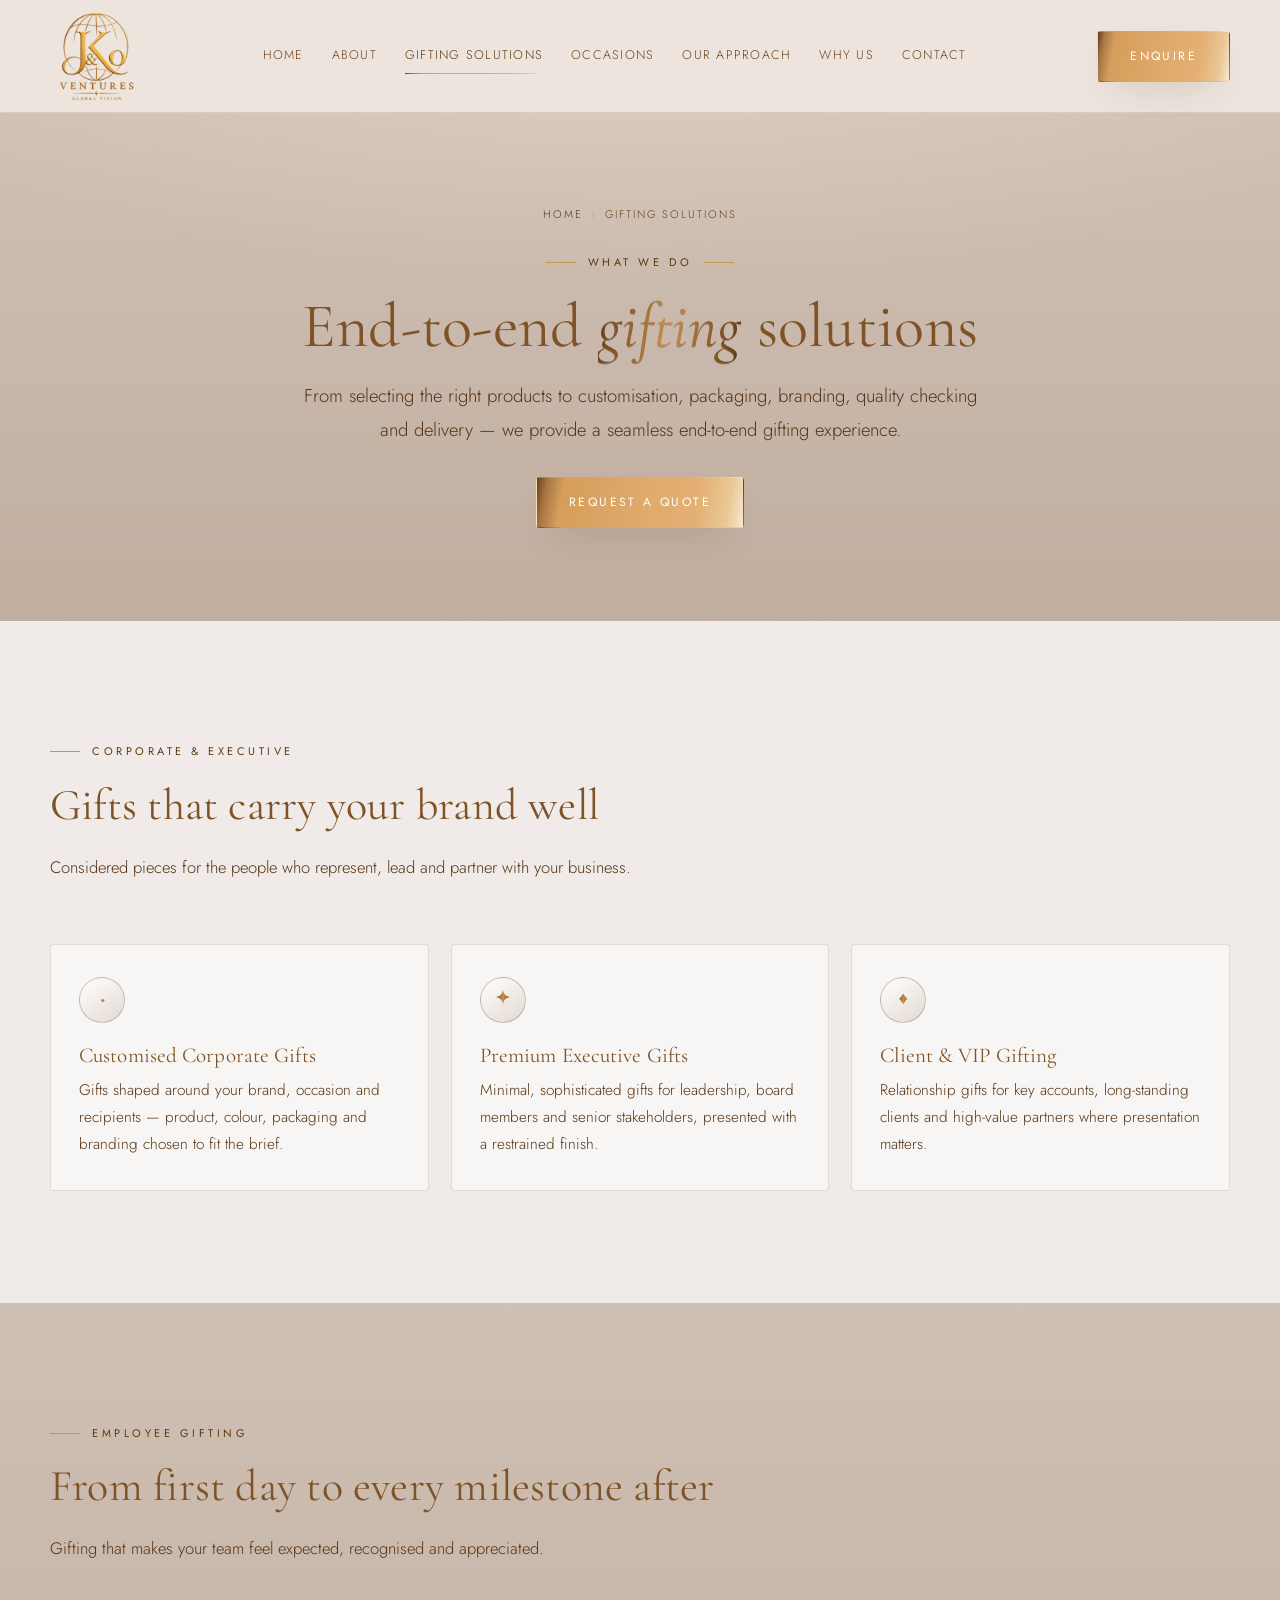
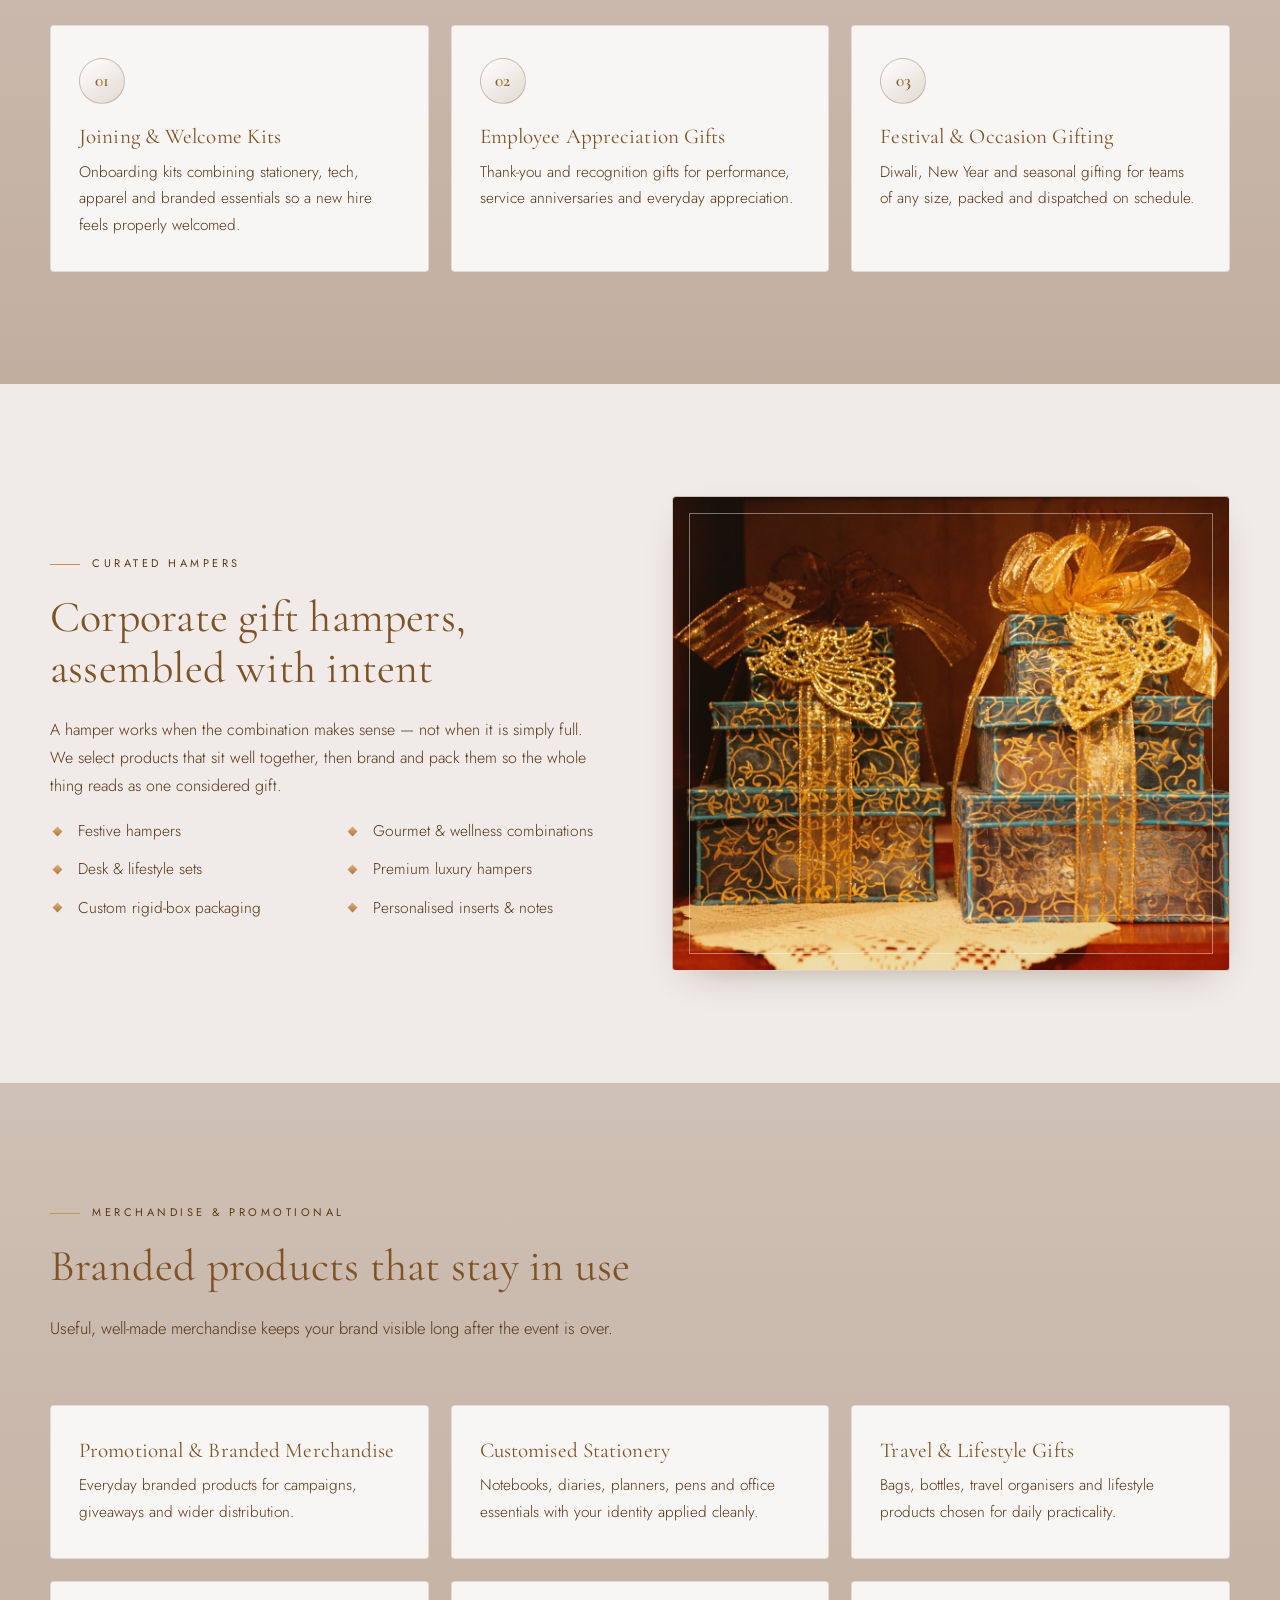
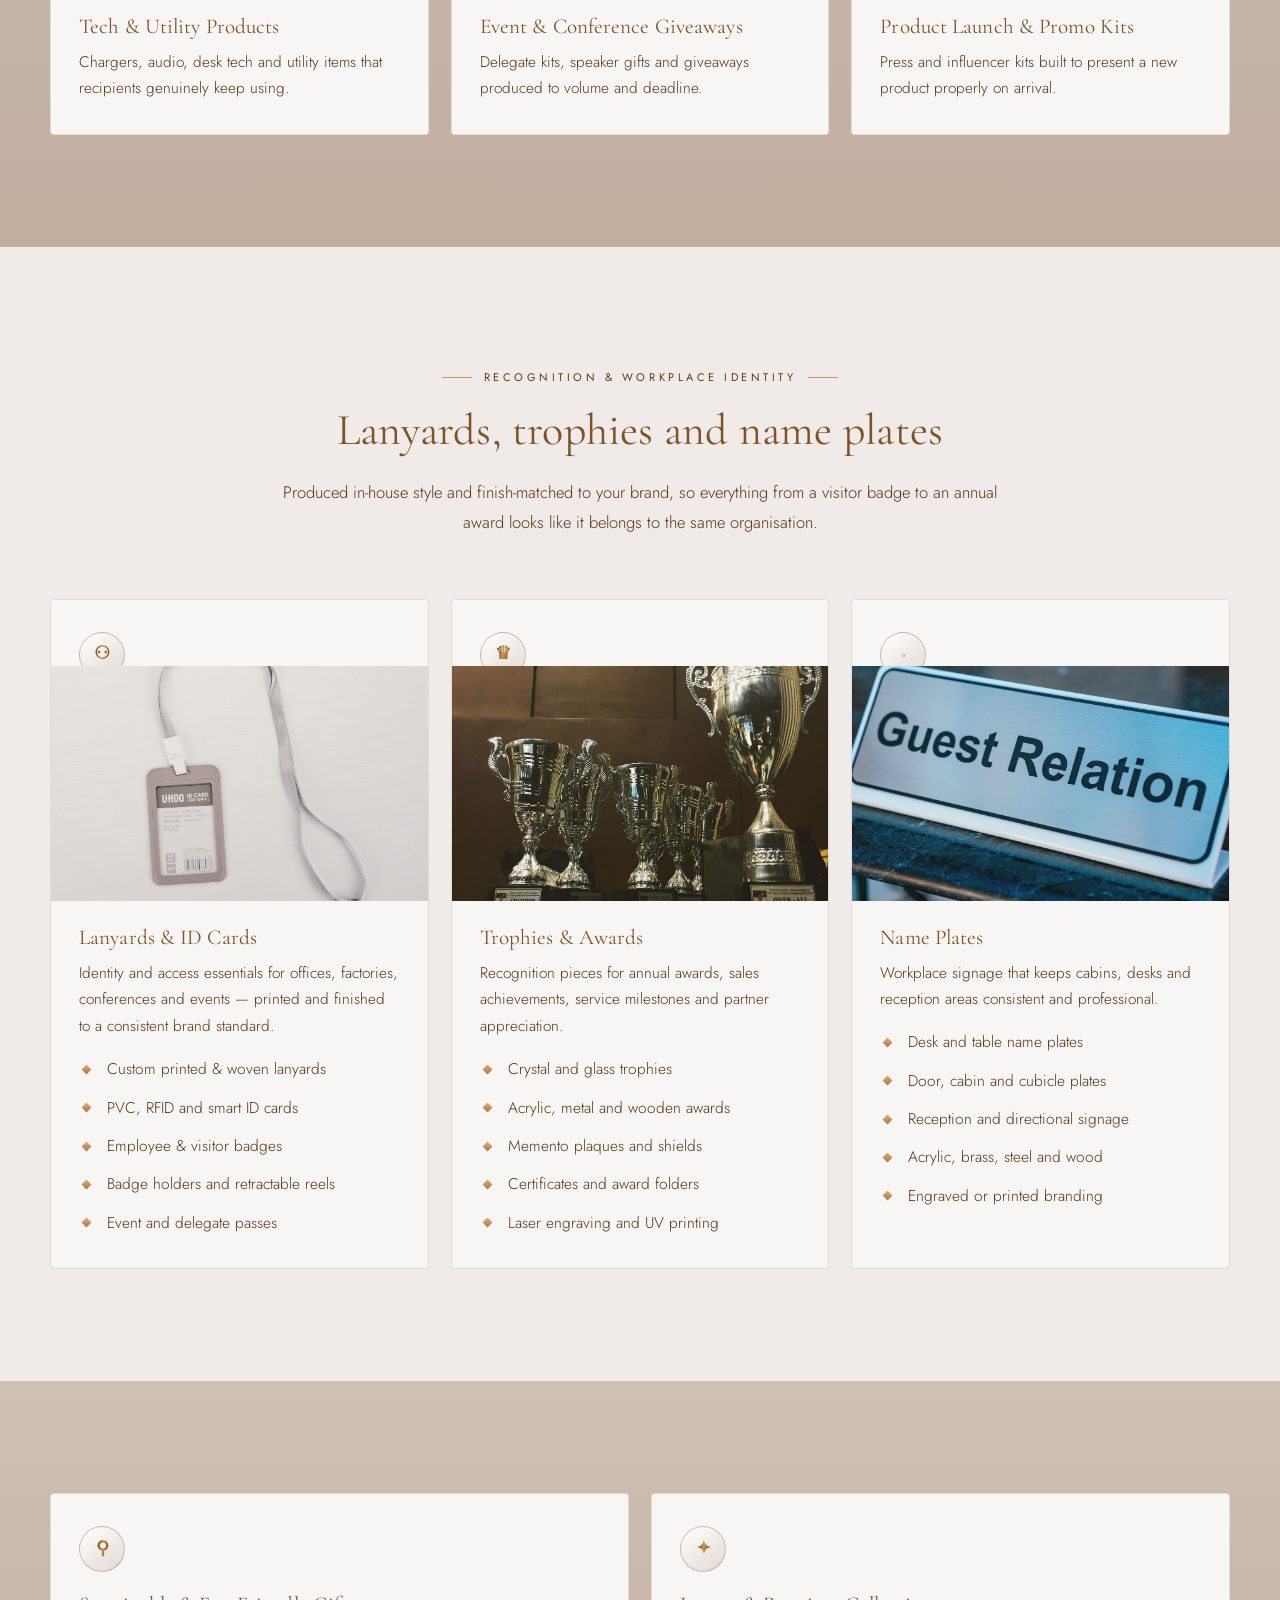
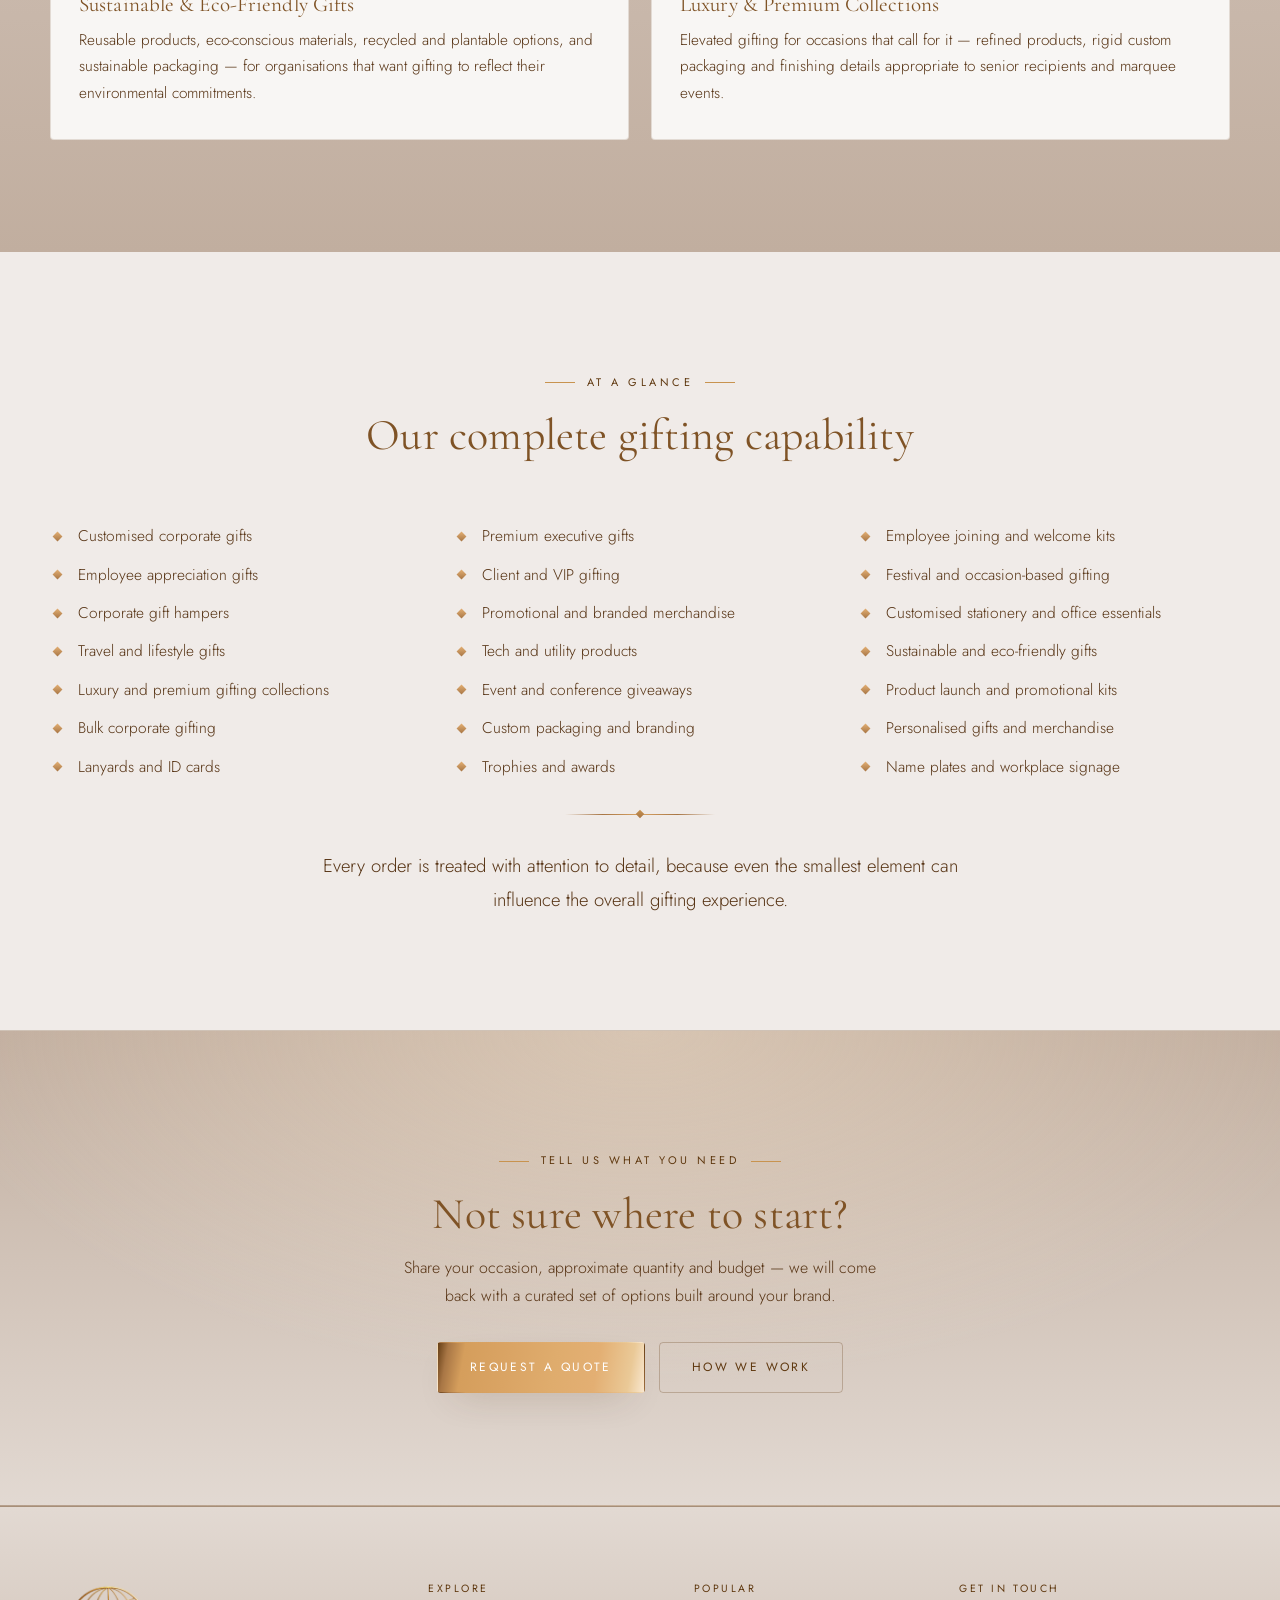
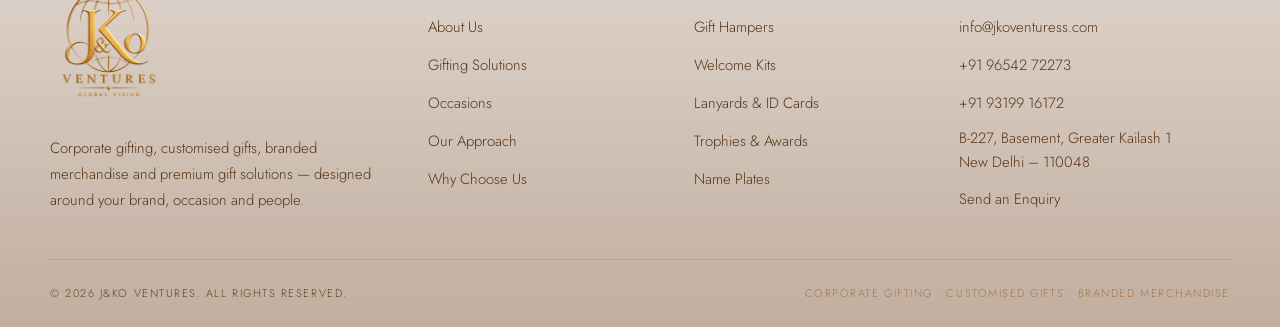
<file: services.html>
<!DOCTYPE html>
<html lang="en">
<head>
<meta charset="UTF-8" />
<meta name="viewport" content="width=device-width, initial-scale=1, viewport-fit=cover" />
<title>Gifting Solutions — Corporate Gifts, Merchandise, Trophies &amp; Lanyards | J&amp;Ko Ventures</title>
<meta name="description" content="End-to-end corporate gifting solutions — customised gifts, executive gifts, welcome kits, hampers, branded merchandise, lanyards and ID cards, trophies and awards, name plates, and eco-friendly gifting." />
<link rel="icon" href="assets/img/favicon.ico?v=20261020" sizes="any" />
<link rel="icon" type="image/png" sizes="32x32" href="assets/img/favicon-32.png?v=20261020" />
<link rel="apple-touch-icon" href="assets/img/apple-touch-icon.png?v=20261020" />
<meta name="theme-color" content="#c1ae9f" />
<link rel="preconnect" href="https://fonts.googleapis.com" />
<link rel="preconnect" href="https://fonts.gstatic.com" crossorigin />
<link href="https://fonts.googleapis.com/css2?family=Cormorant+Garamond:wght@300;400;500;600&family=Jost:wght@200;300;400;500&display=swap" rel="stylesheet" />
<link rel="stylesheet" href="assets/css/style.css?v=20261020" />
</head>
<body>

<header class="site-header">
  <div class="wrap header-inner">
    <a class="brand" href="index.html" aria-label="J&amp;Ko Ventures — home">
      <img class="brand-logo" src="assets/img/logo-full.png?v=20261020" alt="J&amp;Ko Ventures — Global Vision" width="960" height="960" />
    </a>

    <nav class="nav" id="primary-nav">
      <a href="index.html">Home</a>
      <a href="about.html">About</a>
      <a href="services.html" aria-current="page">Gifting Solutions</a>
      <a href="occasions.html">Occasions</a>
      <a href="approach.html">Our Approach</a>
      <a href="why-us.html">Why Us</a>
      <a href="contact.html">Contact</a>
    </nav>

    <a class="btn btn-primary header-cta" href="contact.html">Enquire</a>

    <button class="nav-toggle" type="button" aria-label="Toggle menu" aria-expanded="false" aria-controls="primary-nav"><i></i></button>
  </div>
</header>

<main>
<section class="page-hero">
    <div class="wrap">
      <p class="crumbs"><a href="index.html">Home</a><i>&rsaquo;</i>Gifting Solutions</p>
      <span class="eyebrow center">What We Do</span>
      <h1>End-to-end <em class="metal">gifting</em> solutions</h1>
      <p class="lede">
        From selecting the right products to customisation, packaging, branding, quality
        checking and delivery — we provide a seamless end-to-end gifting experience.
      </p>
      <div class="btn-row center" style="margin-top:30px">
        <a class="btn btn-primary" href="contact.html">Request a Quote</a>
      </div>
    </div>
  </section>

  <!-- ===== CORPORATE & EXECUTIVE ===== -->
  <section class="section-white" id="corporate">
    <div class="wrap">
      <div class="section-head reveal">
        <span class="eyebrow">Corporate &amp; Executive</span>
        <h2>Gifts that carry your brand well</h2>
        <p>Considered pieces for the people who represent, lead and partner with your business.</p>
      </div>
      <div class="grid grid-3">
        <article class="card reveal">
          <div class="card-icon"><i>&#9670;</i></div>
          <h3>Customised Corporate Gifts</h3>
          <p>Gifts shaped around your brand, occasion and recipients — product, colour, packaging and branding chosen to fit the brief.</p>
        </article>
        <article class="card reveal d1">
          <div class="card-icon"><i>&#10022;</i></div>
          <h3>Premium Executive Gifts</h3>
          <p>Minimal, sophisticated gifts for leadership, board members and senior stakeholders, presented with a restrained finish.</p>
        </article>
        <article class="card reveal d2">
          <div class="card-icon"><i>&#9830;</i></div>
          <h3>Client &amp; VIP Gifting</h3>
          <p>Relationship gifts for key accounts, long-standing clients and high-value partners where presentation matters.</p>
        </article>
      </div>
    </div>
  </section>

  <!-- ===== EMPLOYEE ===== -->
  <section class="section-tint" id="welcome-kits">
    <div class="wrap">
      <div class="section-head reveal">
        <span class="eyebrow">Employee Gifting</span>
        <h2>From first day to every milestone after</h2>
        <p>Gifting that makes your team feel expected, recognised and appreciated.</p>
      </div>
      <div class="grid grid-3">
        <article class="card reveal">
          <div class="card-icon"><i>01</i></div>
          <h3>Joining &amp; Welcome Kits</h3>
          <p>Onboarding kits combining stationery, tech, apparel and branded essentials so a new hire feels properly welcomed.</p>
        </article>
        <article class="card reveal d1">
          <div class="card-icon"><i>02</i></div>
          <h3>Employee Appreciation Gifts</h3>
          <p>Thank-you and recognition gifts for performance, service anniversaries and everyday appreciation.</p>
        </article>
        <article class="card reveal d2">
          <div class="card-icon"><i>03</i></div>
          <h3>Festival &amp; Occasion Gifting</h3>
          <p>Diwali, New Year and seasonal gifting for teams of any size, packed and dispatched on schedule.</p>
        </article>
      </div>
    </div>
  </section>

  <!-- ===== HAMPERS ===== -->
  <section class="section-white" id="hampers">
    <div class="wrap split">
      <div class="reveal">
        <span class="eyebrow">Curated Hampers</span>
        <h2>Corporate gift hampers, assembled with intent</h2>
        <p style="color:var(--muted)">
          A hamper works when the combination makes sense — not when it is simply full. We
          select products that sit well together, then brand and pack them so the whole thing
          reads as one considered gift.
        </p>
        <ul class="tick-list cols">
          <li>Festive hampers</li>
          <li>Gourmet &amp; wellness combinations</li>
          <li>Desk &amp; lifestyle sets</li>
          <li>Premium luxury hampers</li>
          <li>Custom rigid-box packaging</li>
          <li>Personalised inserts &amp; notes</li>
        </ul>
      </div>
      <div class="split-media has-photo reveal d1">
        <img src="assets/img/photos/curated-hampers.jpg" alt="Stacked gift hampers tied with gold ribbon" width="1200" height="1000" loading="lazy" decoding="async" />
      </div>
    </div>
  </section>

  <!-- ===== MERCHANDISE ===== -->
  <section class="section-tint" id="merchandise">
    <div class="wrap">
      <div class="section-head reveal">
        <span class="eyebrow">Merchandise &amp; Promotional</span>
        <h2>Branded products that stay in use</h2>
        <p>Useful, well-made merchandise keeps your brand visible long after the event is over.</p>
      </div>
      <div class="grid grid-3">
        <article class="card reveal">
          <h3>Promotional &amp; Branded Merchandise</h3>
          <p>Everyday branded products for campaigns, giveaways and wider distribution.</p>
        </article>
        <article class="card reveal d1">
          <h3>Customised Stationery</h3>
          <p>Notebooks, diaries, planners, pens and office essentials with your identity applied cleanly.</p>
        </article>
        <article class="card reveal d2">
          <h3>Travel &amp; Lifestyle Gifts</h3>
          <p>Bags, bottles, travel organisers and lifestyle products chosen for daily practicality.</p>
        </article>
        <article class="card reveal">
          <h3>Tech &amp; Utility Products</h3>
          <p>Chargers, audio, desk tech and utility items that recipients genuinely keep using.</p>
        </article>
        <article class="card reveal d1">
          <h3>Event &amp; Conference Giveaways</h3>
          <p>Delegate kits, speaker gifts and giveaways produced to volume and deadline.</p>
        </article>
        <article class="card reveal d2">
          <h3>Product Launch &amp; Promo Kits</h3>
          <p>Press and influencer kits built to present a new product properly on arrival.</p>
        </article>
      </div>
    </div>
  </section>

  <!-- ===== RECOGNITION & IDENTITY ===== -->
  <section class="section-white" id="recognition">
    <div class="wrap">
      <div class="section-head center reveal">
        <span class="eyebrow center">Recognition &amp; Workplace Identity</span>
        <h2>Lanyards, trophies and name plates</h2>
        <p>
          Produced in-house style and finish-matched to your brand, so everything from a visitor
          badge to an annual award looks like it belongs to the same organisation.
        </p>
      </div>

      <div class="grid grid-3">
        <article class="card reveal" id="lanyards">
          <div class="card-icon"><i>&#9863;</i></div>
          <div class="card-media">
            <img src="assets/img/photos/lanyards-id-cards.jpg" alt="A printed lanyard holding a employee ID card" width="1200" height="1000" loading="lazy" decoding="async" />
          </div>
          <h3>Lanyards &amp; ID Cards</h3>
          <p style="margin-bottom:16px">
            Identity and access essentials for offices, factories, conferences and events —
            printed and finished to a consistent brand standard.
          </p>
          <ul class="tick-list">
            <li>Custom printed &amp; woven lanyards</li>
            <li>PVC, RFID and smart ID cards</li>
            <li>Employee &amp; visitor badges</li>
            <li>Badge holders and retractable reels</li>
            <li>Event and delegate passes</li>
          </ul>
        </article>

        <article class="card reveal d1" id="trophies">
          <div class="card-icon"><i>&#9819;</i></div>
          <div class="card-media">
            <img src="assets/img/photos/trophies-awards.jpg" alt="A row of gold and silver trophies awaiting presentation" width="1200" height="1000" loading="lazy" decoding="async" />
          </div>
          <h3>Trophies &amp; Awards</h3>
          <p style="margin-bottom:16px">
            Recognition pieces for annual awards, sales achievements, service milestones and
            partner appreciation.
          </p>
          <ul class="tick-list">
            <li>Crystal and glass trophies</li>
            <li>Acrylic, metal and wooden awards</li>
            <li>Memento plaques and shields</li>
            <li>Certificates and award folders</li>
            <li>Laser engraving and UV printing</li>
          </ul>
        </article>

        <article class="card reveal d2" id="name-plates">
          <div class="card-icon"><i>&#9633;</i></div>
          <div class="card-media">
            <img src="assets/img/photos/name-plates.jpg" alt="A brushed steel desk name plate on a reception counter" width="1200" height="1000" loading="lazy" decoding="async" />
          </div>
          <h3>Name Plates</h3>
          <p style="margin-bottom:16px">
            Workplace signage that keeps cabins, desks and reception areas consistent and
            professional.
          </p>
          <ul class="tick-list">
            <li>Desk and table name plates</li>
            <li>Door, cabin and cubicle plates</li>
            <li>Reception and directional signage</li>
            <li>Acrylic, brass, steel and wood</li>
            <li>Engraved or printed branding</li>
          </ul>
        </article>
      </div>
    </div>
  </section>

  <!-- ===== SUSTAINABLE & LUXURY ===== -->
  <section class="section-tint" id="sustainable">
    <div class="wrap">
      <div class="grid grid-2">
        <article class="card reveal">
          <div class="card-icon"><i>&#9906;</i></div>
          <h3>Sustainable &amp; Eco-Friendly Gifts</h3>
          <p>
            Reusable products, eco-conscious materials, recycled and plantable options, and
            sustainable packaging — for organisations that want gifting to reflect their
            environmental commitments.
          </p>
        </article>
        <article class="card reveal d1">
          <div class="card-icon"><i>&#10022;</i></div>
          <h3>Luxury &amp; Premium Collections</h3>
          <p>
            Elevated gifting for occasions that call for it — refined products, rigid custom
            packaging and finishing details appropriate to senior recipients and marquee events.
          </p>
        </article>
      </div>
    </div>
  </section>

  <!-- ===== FULL CAPABILITY LIST ===== -->
  <section class="section-white">
    <div class="wrap">
      <div class="section-head center reveal">
        <span class="eyebrow center">At a Glance</span>
        <h2>Our complete gifting capability</h2>
      </div>
      <ul class="tick-list cols-3 reveal">
        <li>Customised corporate gifts</li>
        <li>Premium executive gifts</li>
        <li>Employee joining and welcome kits</li>
        <li>Employee appreciation gifts</li>
        <li>Client and VIP gifting</li>
        <li>Festival and occasion-based gifting</li>
        <li>Corporate gift hampers</li>
        <li>Promotional and branded merchandise</li>
        <li>Customised stationery and office essentials</li>
        <li>Travel and lifestyle gifts</li>
        <li>Tech and utility products</li>
        <li>Sustainable and eco-friendly gifts</li>
        <li>Luxury and premium gifting collections</li>
        <li>Event and conference giveaways</li>
        <li>Product launch and promotional kits</li>
        <li>Bulk corporate gifting</li>
        <li>Custom packaging and branding</li>
        <li>Personalised gifts and merchandise</li>
        <li>Lanyards and ID cards</li>
        <li>Trophies and awards</li>
        <li>Name plates and workplace signage</li>
      </ul>

      <div class="divider center"></div>

      <p class="lede" style="text-align:center;max-width:62ch;margin-inline:auto">
        Every order is treated with attention to detail, because even the smallest element can
        influence the overall gifting experience.
      </p>
    </div>
  </section>

  <section class="cta-band">
    <div class="wrap-narrow reveal">
      <span class="eyebrow center">Tell Us What You Need</span>
      <h2>Not sure where to start?</h2>
      <p>
        Share your occasion, approximate quantity and budget — we will come back with a curated
        set of options built around your brand.
      </p>
      <div class="btn-row center">
        <a class="btn btn-primary" href="contact.html">Request a Quote</a>
        <a class="btn btn-ghost" href="approach.html">How We Work</a>
      </div>
    </div>
  </section>

</main>

<footer class="site-footer">
  <div class="wrap footer-grid">
    <div class="footer-brand">
      <a class="brand" href="index.html">
        <img class="brand-logo footer-logo" src="assets/img/logo-full.png?v=20261020" alt="J&amp;Ko Ventures — Global Vision" width="960" height="960" />
      </a>
      <p>
        Corporate gifting, customised gifts, branded merchandise and premium gift solutions &mdash;
        designed around your brand, occasion and people.
      </p>
    </div>

    <div>
      <h4>Explore</h4>
      <ul class="footer-links">
        <li><a href="about.html">About Us</a></li>
        <li><a href="services.html">Gifting Solutions</a></li>
        <li><a href="occasions.html">Occasions</a></li>
        <li><a href="approach.html">Our Approach</a></li>
        <li><a href="why-us.html">Why Choose Us</a></li>
      </ul>
    </div>

    <div>
      <h4>Popular</h4>
      <ul class="footer-links">
        <li><a href="services.html#hampers">Gift Hampers</a></li>
        <li><a href="services.html#welcome-kits">Welcome Kits</a></li>
        <li><a href="services.html#lanyards">Lanyards &amp; ID Cards</a></li>
        <li><a href="services.html#trophies">Trophies &amp; Awards</a></li>
        <li><a href="services.html#name-plates">Name Plates</a></li>
      </ul>
    </div>

    <div>
      <h4>Get in Touch</h4>
      <ul class="footer-links">
        <li><a href="mailto:info@jkoventuress.com">info@jkoventuress.com</a></li>
        <li><a href="tel:+919654272273">+91 96542 72273</a></li>
        <li><a href="tel:+919319916172">+91 93199 16172</a></li>
        <li class="footer-address">
          B-227, Basement, Greater Kailash 1<br />
          New Delhi &ndash; 110048
        </li>
        <li><a href="contact.html">Send an Enquiry</a></li>
      </ul>
    </div>
  </div>

  <div class="wrap footer-bottom">
    <span>&copy; <span id="year">2026</span> J&amp;Ko Ventures. All rights reserved.</span>
    <span class="tagline">Corporate Gifting &middot; Customised Gifts &middot; Branded Merchandise</span>
  </div>
</footer>

<script src="assets/js/main.js?v=20261020"></script>
</body>
</html>
</file>
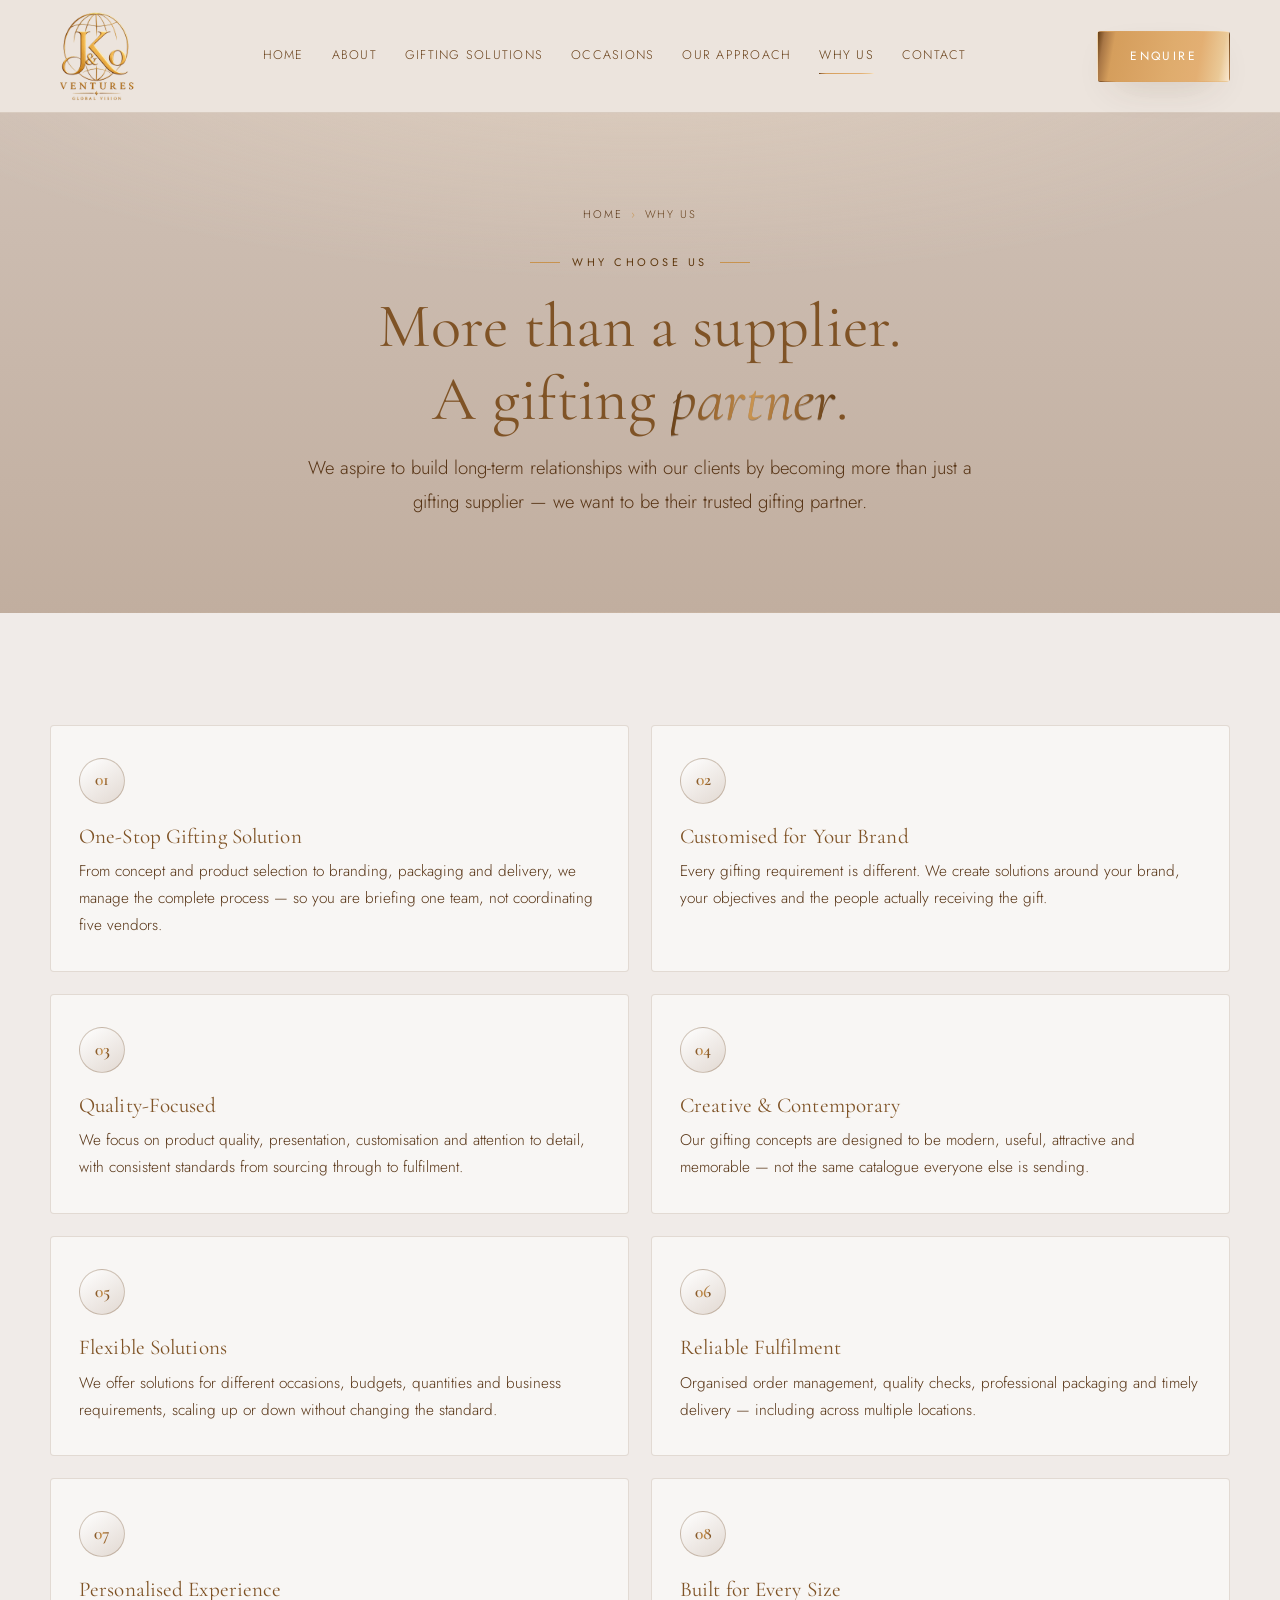
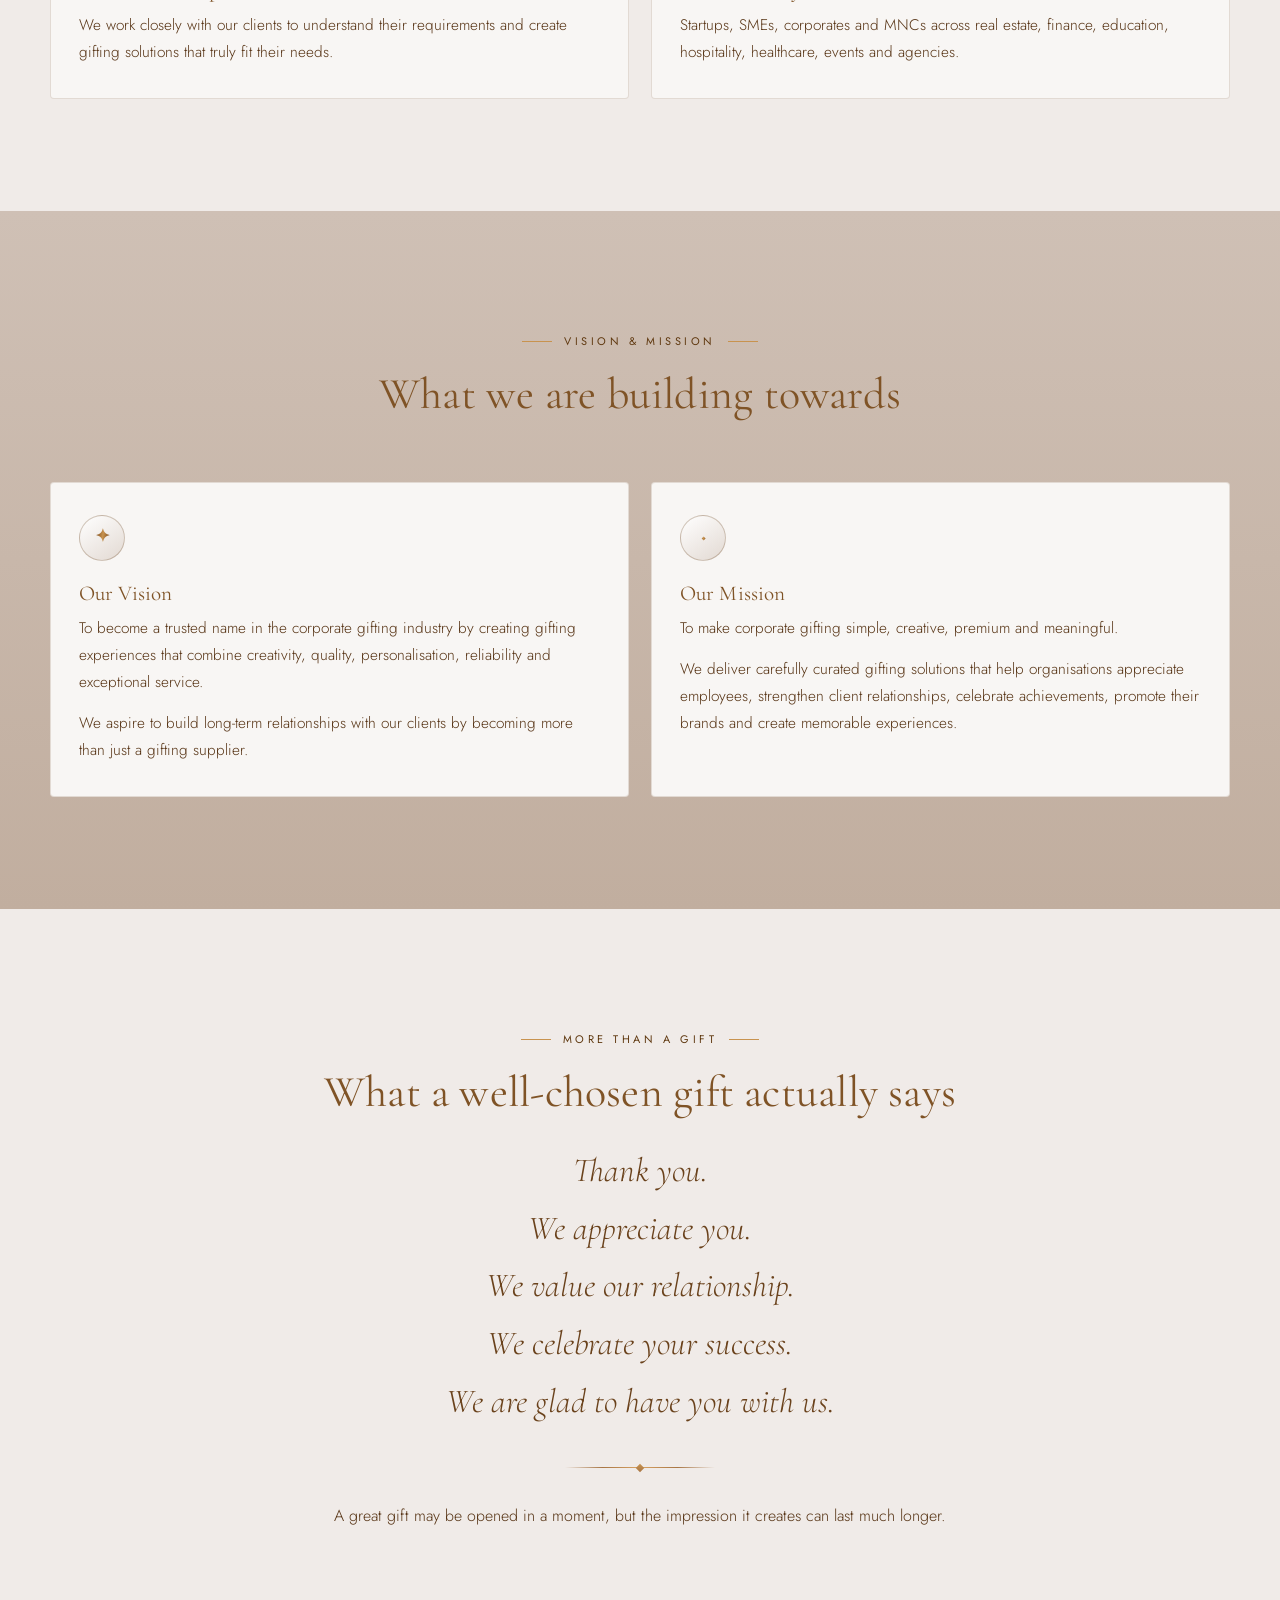
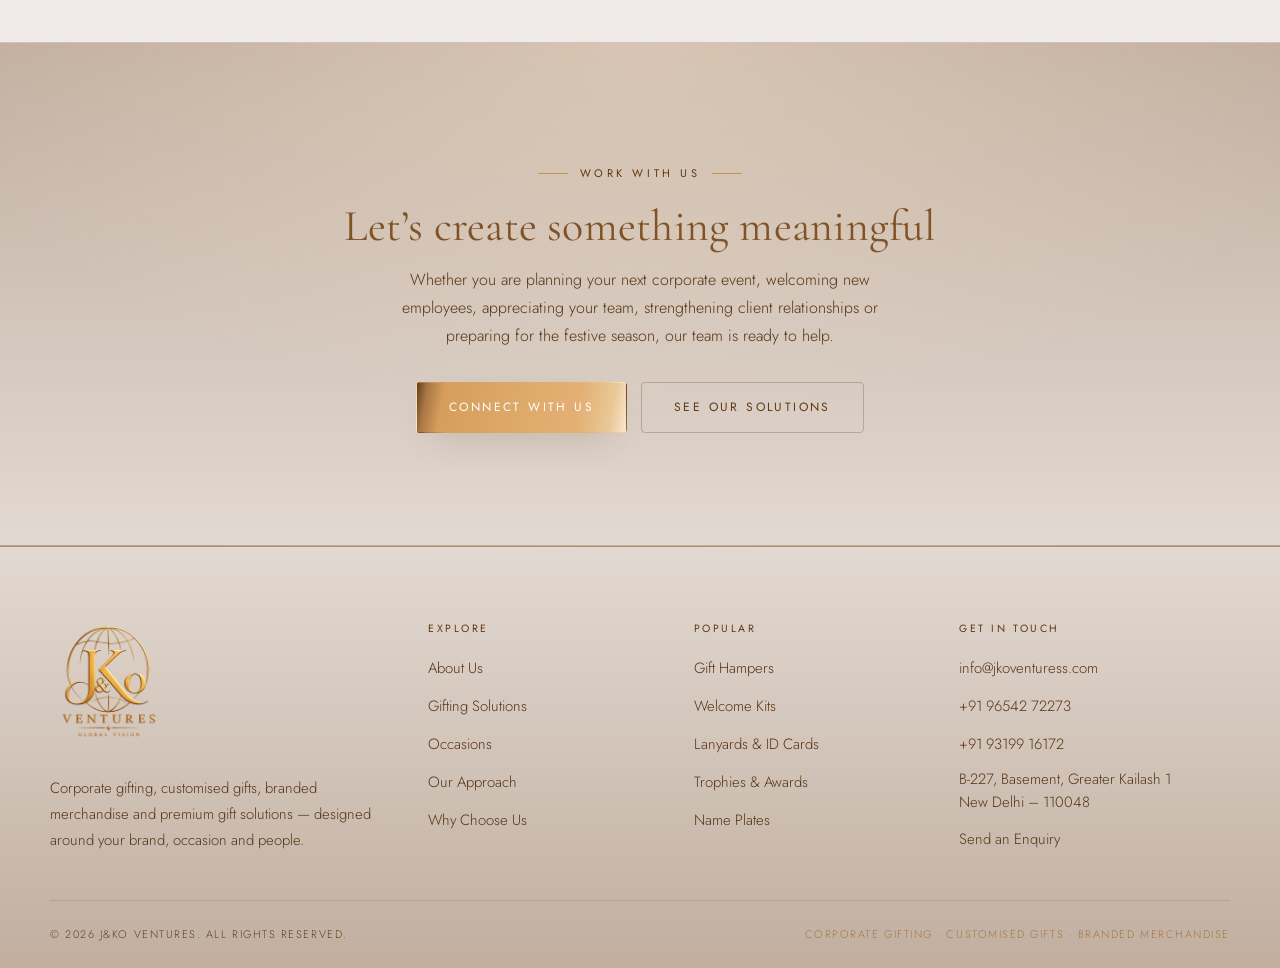
<file: why-us.html>
<!DOCTYPE html>
<html lang="en">
<head>
<meta charset="UTF-8" />
<meta name="viewport" content="width=device-width, initial-scale=1, viewport-fit=cover" />
<title>Why Choose Us — A Gifting Partner, Not Just a Supplier | J&amp;Ko Ventures</title>
<meta name="description" content="One-stop gifting solutions, customised for your brand, quality-focused, creative and contemporary, flexible, reliably fulfilled and personally managed — why businesses work with J&amp;Ko Ventures." />
<link rel="icon" href="assets/img/favicon.ico?v=20261020" sizes="any" />
<link rel="icon" type="image/png" sizes="32x32" href="assets/img/favicon-32.png?v=20261020" />
<link rel="apple-touch-icon" href="assets/img/apple-touch-icon.png?v=20261020" />
<meta name="theme-color" content="#c1ae9f" />
<link rel="preconnect" href="https://fonts.googleapis.com" />
<link rel="preconnect" href="https://fonts.gstatic.com" crossorigin />
<link href="https://fonts.googleapis.com/css2?family=Cormorant+Garamond:wght@300;400;500;600&family=Jost:wght@200;300;400;500&display=swap" rel="stylesheet" />
<link rel="stylesheet" href="assets/css/style.css?v=20261020" />
</head>
<body>

<header class="site-header">
  <div class="wrap header-inner">
    <a class="brand" href="index.html" aria-label="J&amp;Ko Ventures — home">
      <img class="brand-logo" src="assets/img/logo-full.png?v=20261020" alt="J&amp;Ko Ventures — Global Vision" width="960" height="960" />
    </a>

    <nav class="nav" id="primary-nav">
      <a href="index.html">Home</a>
      <a href="about.html">About</a>
      <a href="services.html">Gifting Solutions</a>
      <a href="occasions.html">Occasions</a>
      <a href="approach.html">Our Approach</a>
      <a href="why-us.html" aria-current="page">Why Us</a>
      <a href="contact.html">Contact</a>
    </nav>

    <a class="btn btn-primary header-cta" href="contact.html">Enquire</a>

    <button class="nav-toggle" type="button" aria-label="Toggle menu" aria-expanded="false" aria-controls="primary-nav"><i></i></button>
  </div>
</header>

<main>
<section class="page-hero">
    <div class="wrap">
      <p class="crumbs"><a href="index.html">Home</a><i>&rsaquo;</i>Why Us</p>
      <span class="eyebrow center">Why Choose Us</span>
      <h1>More than a supplier.<br />A gifting <em class="metal">partner</em>.</h1>
      <p class="lede">
        We aspire to build long-term relationships with our clients by becoming more than just a
        gifting supplier — we want to be their trusted gifting partner.
      </p>
    </div>
  </section>

  <section class="section-white">
    <div class="wrap">
      <div class="grid grid-2">
        <article class="card reveal">
          <div class="card-icon"><i>01</i></div>
          <h3>One-Stop Gifting Solution</h3>
          <p>
            From concept and product selection to branding, packaging and delivery, we manage
            the complete process — so you are briefing one team, not coordinating five vendors.
          </p>
        </article>
        <article class="card reveal d1">
          <div class="card-icon"><i>02</i></div>
          <h3>Customised for Your Brand</h3>
          <p>
            Every gifting requirement is different. We create solutions around your brand,
            your objectives and the people actually receiving the gift.
          </p>
        </article>
        <article class="card reveal">
          <div class="card-icon"><i>03</i></div>
          <h3>Quality-Focused</h3>
          <p>
            We focus on product quality, presentation, customisation and attention to detail,
            with consistent standards from sourcing through to fulfilment.
          </p>
        </article>
        <article class="card reveal d1">
          <div class="card-icon"><i>04</i></div>
          <h3>Creative &amp; Contemporary</h3>
          <p>
            Our gifting concepts are designed to be modern, useful, attractive and memorable —
            not the same catalogue everyone else is sending.
          </p>
        </article>
        <article class="card reveal">
          <div class="card-icon"><i>05</i></div>
          <h3>Flexible Solutions</h3>
          <p>
            We offer solutions for different occasions, budgets, quantities and business
            requirements, scaling up or down without changing the standard.
          </p>
        </article>
        <article class="card reveal d1">
          <div class="card-icon"><i>06</i></div>
          <h3>Reliable Fulfilment</h3>
          <p>
            Organised order management, quality checks, professional packaging and timely
            delivery — including across multiple locations.
          </p>
        </article>
        <article class="card reveal">
          <div class="card-icon"><i>07</i></div>
          <h3>Personalised Experience</h3>
          <p>
            We work closely with our clients to understand their requirements and create gifting
            solutions that truly fit their needs.
          </p>
        </article>
        <article class="card reveal d1">
          <div class="card-icon"><i>08</i></div>
          <h3>Built for Every Size</h3>
          <p>
            Startups, SMEs, corporates and MNCs across real estate, finance, education,
            hospitality, healthcare, events and agencies.
          </p>
        </article>
      </div>
    </div>
  </section>

  <section class="section-tint">
    <div class="wrap">
      <div class="section-head center reveal">
        <span class="eyebrow center">Vision &amp; Mission</span>
        <h2>What we are building towards</h2>
      </div>
      <div class="grid grid-2">
        <article class="card reveal">
          <div class="card-icon"><i>&#10022;</i></div>
          <h3>Our Vision</h3>
          <p style="margin-bottom:14px">
            To become a trusted name in the corporate gifting industry by creating gifting
            experiences that combine creativity, quality, personalisation, reliability and
            exceptional service.
          </p>
          <p>
            We aspire to build long-term relationships with our clients by becoming more than
            just a gifting supplier.
          </p>
        </article>
        <article class="card reveal d1">
          <div class="card-icon"><i>&#9670;</i></div>
          <h3>Our Mission</h3>
          <p style="margin-bottom:14px">
            To make corporate gifting simple, creative, premium and meaningful.
          </p>
          <p>
            We deliver carefully curated gifting solutions that help organisations appreciate
            employees, strengthen client relationships, celebrate achievements, promote their
            brands and create memorable experiences.
          </p>
        </article>
      </div>
    </div>
  </section>

  <section class="section-white quote-band">
    <div class="wrap-narrow reveal">
      <span class="eyebrow center">More Than a Gift</span>
      <h2 style="margin-bottom:26px">What a well-chosen gift actually says</h2>
      <p class="lines">
        <span>Thank you.</span>
        <span>We appreciate you.</span>
        <span>We value our relationship.</span>
        <span>We celebrate your success.</span>
        <span>We are glad to have you with us.</span>
      </p>
      <div class="divider center"></div>
      <p style="color:var(--muted)">
        A great gift may be opened in a moment, but the impression it creates can last much
        longer.
      </p>
    </div>
  </section>

  <section class="cta-band">
    <div class="wrap-narrow reveal">
      <span class="eyebrow center">Work With Us</span>
      <h2>Let&rsquo;s create something meaningful</h2>
      <p>
        Whether you are planning your next corporate event, welcoming new employees,
        appreciating your team, strengthening client relationships or preparing for the festive
        season, our team is ready to help.
      </p>
      <div class="btn-row center">
        <a class="btn btn-primary" href="contact.html">Connect With Us</a>
        <a class="btn btn-ghost" href="services.html">See Our Solutions</a>
      </div>
    </div>
  </section>

</main>

<footer class="site-footer">
  <div class="wrap footer-grid">
    <div class="footer-brand">
      <a class="brand" href="index.html">
        <img class="brand-logo footer-logo" src="assets/img/logo-full.png?v=20261020" alt="J&amp;Ko Ventures — Global Vision" width="960" height="960" />
      </a>
      <p>
        Corporate gifting, customised gifts, branded merchandise and premium gift solutions &mdash;
        designed around your brand, occasion and people.
      </p>
    </div>

    <div>
      <h4>Explore</h4>
      <ul class="footer-links">
        <li><a href="about.html">About Us</a></li>
        <li><a href="services.html">Gifting Solutions</a></li>
        <li><a href="occasions.html">Occasions</a></li>
        <li><a href="approach.html">Our Approach</a></li>
        <li><a href="why-us.html">Why Choose Us</a></li>
      </ul>
    </div>

    <div>
      <h4>Popular</h4>
      <ul class="footer-links">
        <li><a href="services.html#hampers">Gift Hampers</a></li>
        <li><a href="services.html#welcome-kits">Welcome Kits</a></li>
        <li><a href="services.html#lanyards">Lanyards &amp; ID Cards</a></li>
        <li><a href="services.html#trophies">Trophies &amp; Awards</a></li>
        <li><a href="services.html#name-plates">Name Plates</a></li>
      </ul>
    </div>

    <div>
      <h4>Get in Touch</h4>
      <ul class="footer-links">
        <li><a href="mailto:info@jkoventuress.com">info@jkoventuress.com</a></li>
        <li><a href="tel:+919654272273">+91 96542 72273</a></li>
        <li><a href="tel:+919319916172">+91 93199 16172</a></li>
        <li class="footer-address">
          B-227, Basement, Greater Kailash 1<br />
          New Delhi &ndash; 110048
        </li>
        <li><a href="contact.html">Send an Enquiry</a></li>
      </ul>
    </div>
  </div>

  <div class="wrap footer-bottom">
    <span>&copy; <span id="year">2026</span> J&amp;Ko Ventures. All rights reserved.</span>
    <span class="tagline">Corporate Gifting &middot; Customised Gifts &middot; Branded Merchandise</span>
  </div>
</footer>

<script src="assets/js/main.js?v=20261020"></script>
</body>
</html>
</file>
<file: assets/css/style.css>
/* ==========================================================================
   J&Ko Ventures - design system
   Base: warm white | Accents: gold + bronze
   ========================================================================== */

/* Palette taken from the brand assets:
   ground #c1ae9f, and the gold bevel sampled from the supplied finish strip -
   dark edge #663f17, face #daa464, bright edge #eac997, glint #f9e7cf. */

:root {
  /* surfaces - the brand ground and lighter tints on the same hue (26.5deg) */
  --base:        #c1ae9f;
  --base-soft:   #cfc0b5;
  --surface:     #e2d9d2;
  --surface-hi:  #f0ebe8;
  --white:       #f8f6f4;

  /* legacy aliases, kept so existing rules keep resolving */
  --ivory:       var(--base);
  --champagne:   var(--surface);
  --sand:        var(--base-soft);

  /* gold, straight off the reference strip */
  --gold-deep:   #663f17;
  --gold-shadow: #a87645;
  --gold:        #c8934f;
  --gold-mid:    #daa464;
  --gold-light:  #e3af73;
  --gold-hi:     #eac997;
  --gold-glint:  #f9e7cf;
  --gold-pale:   #f2e2cb;
  --bronze:      #a87645;
  --bronze-deep: #5f380f;   /* links + eyebrows, 4.77:1 on the ground */
  --bronze-dark: #663f17;

  /* type - dark brown throughout, no black anywhere.
     #7f5326 is the brand brown; it reads 3.10:1 on the ground, which carries
     display-size headings but not body copy, so the smaller the text the
     darker the brown. */
  --brand-brown: #7f5326;   /* headings */
  --ink:         #5c3718;   /* default text, 4.93:1 on the ground */
  --ink-soft:    #6a421c;
  --muted:       #573415;   /* body copy, 5.15:1 on the ground */
  --muted-light: #66401b;

  /* lines + shadow */
  --line:        rgba(102, 63, 23, .28);
  --line-soft:   rgba(102, 63, 23, .15);
  --shadow-sm:   0 2px 10px -4px rgba(70, 42, 14, .24);
  --shadow-md:   0 14px 38px -20px rgba(70, 42, 14, .44);
  --shadow-lg:   0 30px 70px -34px rgba(70, 42, 14, .52);

  /* The bevel as it runs across the reference strip: a hard dark edge, a broad
     face, then a bright lip and glint. Used for fills. */
  --metal: linear-gradient(100deg,
            #663f17 0%, #a87645 5%, #d59e5c 13%,
            #daa464 34%, #dfac6d 56%, #e3af73 76%,
            #eac997 92%, #f9e7cf 100%);

  /* Same gold, weighted to the dark half. The face colour (#daa464) sits at
     1.04:1 against the ground - invisible as text - so type uses this ramp and
     a drop-shadow in place of the bevel that makes the logo readable. */
  --metal-text: linear-gradient(100deg,
            #5c3712 0%, #7d5225 14%, #a06c33 31%,
            #c8934f 50%, #a06c33 69%, #7d5225 86%, #5c3712 100%);

  --rule:  linear-gradient(90deg, transparent, var(--gold-shadow), var(--gold-mid), var(--gold-shadow), transparent);

  --serif:       "Cormorant Garamond", Georgia, "Times New Roman", serif;
  --sans:        "Jost", "Segoe UI", system-ui, -apple-system, sans-serif;

  --header-h:    112px;
  --wrap:        1180px;
  --radius:      4px;
  --ease:        cubic-bezier(.22, .9, .3, 1);
}

*, *::before, *::after { box-sizing: border-box; }

html { scroll-behavior: smooth; }

body {
  margin: 0;
  background: var(--base);
  color: var(--ink);
  font-family: var(--sans);
  font-weight: 300;
  font-size: 16px;
  line-height: 1.75;
  -webkit-font-smoothing: antialiased;
  text-rendering: optimizeLegibility;
  overflow-x: hidden;
}

/* height:auto is load-bearing — every <img> carries width/height attributes for
   layout stability, and without it a shrunk width keeps the attribute height
   and the picture is squashed. */
img, svg { max-width: 100%; height: auto; display: block; }

h1, h2, h3, h4 {
  font-family: var(--serif);
  font-weight: 400;
  line-height: 1.16;
  letter-spacing: .005em;
  margin: 0 0 .5em;
  color: var(--brand-brown);
}

h1 { font-size: clamp(2.3rem, 5.6vw, 3.9rem); }
h2 { font-size: clamp(1.85rem, 4vw, 2.75rem); }
h3 { font-size: clamp(1.25rem, 2.4vw, 1.6rem); }
h4 { font-size: 1.1rem; }

p { margin: 0 0 1.15em; }
p:last-child { margin-bottom: 0; }

a { color: var(--bronze-deep); text-decoration: none; transition: color .25s var(--ease); }
a:hover { color: var(--gold); }

strong { font-weight: 500; color: var(--ink); }

em.metal, .metal-text {
  font-style: italic;
  background: var(--metal-text);
  -webkit-background-clip: text;
  background-clip: text;
  color: transparent;
  /* drop-shadow applies to the clipped glyphs, standing in for the logo's bevel */
  filter: drop-shadow(0 1px 0 rgba(60, 35, 10, .32));
}

::selection { background: var(--gold-pale); color: var(--ink); }

/* ---------- layout ---------- */

.wrap { width: min(var(--wrap), 100% - 48px); margin-inline: auto; }
.wrap-narrow { width: min(820px, 100% - 48px); margin-inline: auto; }

section { padding-block: clamp(64px, 9vw, 112px); }
.section-tint  { background: linear-gradient(180deg, var(--base-soft) 0%, var(--base) 100%); }
.section-white { background: var(--surface-hi); }

/* ---------- shared bits ---------- */

.eyebrow {
  display: inline-flex;
  align-items: center;
  gap: 12px;
  font-size: 11px;
  letter-spacing: .32em;
  text-transform: uppercase;
  color: var(--bronze-deep);
  margin-bottom: 18px;
  font-weight: 400;
}
.eyebrow::before { content: ""; width: 30px; height: 1px; background: var(--gold); }
.eyebrow.center::after { content: ""; width: 30px; height: 1px; background: var(--gold); }

.section-head { max-width: 720px; margin-bottom: clamp(38px, 5vw, 62px); }
.section-head.center { margin-inline: auto; text-align: center; }
.section-head p { color: var(--muted); font-size: 1.04rem; }

.lede { font-size: clamp(1.02rem, 2vw, 1.16rem); color: var(--muted); line-height: 1.85; }

.divider {
  width: 150px; height: 1px;
  margin: 34px 0;
  background: var(--rule);
  position: relative;
}
.divider.center { margin-inline: auto; }
.divider::after {
  content: ""; position: absolute; top: 50%; left: 50%;
  width: 6px; height: 6px;
  transform: translate(-50%, -50%) rotate(45deg);
  background: linear-gradient(135deg, var(--gold), var(--bronze));
}

/* ---------- buttons ---------- */

.btn {
  display: inline-flex;
  align-items: center;
  gap: 10px;
  padding: 14px 32px;
  font-family: var(--sans);
  font-size: 12px;
  font-weight: 400;
  letter-spacing: .2em;
  text-transform: uppercase;
  border-radius: var(--radius);
  border: 1px solid transparent;
  cursor: pointer;
  transition: all .3s var(--ease);
  white-space: nowrap;
}

.btn-primary {
  background: var(--metal);
  color: #fff;
  box-shadow: var(--shadow-md);
}
.btn-primary:hover {
  color: #fff;
  transform: translateY(-2px);
  box-shadow: var(--shadow-lg);
  filter: saturate(1.15);
}

.btn-ghost {
  border-color: var(--line);
  color: var(--bronze-deep);
  background: transparent;
}
.btn-ghost:hover {
  border-color: var(--gold);
  color: var(--bronze-dark);
  background: rgba(242, 226, 203, .5);
}

.btn-row { display: flex; flex-wrap: wrap; gap: 14px; }
.btn-row.center { justify-content: center; }

/* ---------- header ---------- */

.site-header {
  position: sticky;
  top: 0;
  z-index: 60;
  background: rgba(241, 234, 228, .90);
  backdrop-filter: blur(14px);
  -webkit-backdrop-filter: blur(14px);
  border-bottom: 1px solid var(--line-soft);
  transition: box-shadow .3s var(--ease), background .3s var(--ease);
}
.site-header.scrolled { box-shadow: var(--shadow-sm); background: rgba(241, 234, 228, .97); }

.header-inner {
  display: flex;
  align-items: center;
  justify-content: space-between;
  gap: 24px;
  min-height: var(--header-h);
}

/* brand lockup - the full logo artwork, used on its own with no set type.
   The lockup is square and its VENTURES line is only ~8% of the height, so the
   header is taller than usual to keep that line legible. */
.brand { display: inline-flex; align-items: center; }
.brand:hover { color: inherit; }

.brand-logo {
  height: 92px;
  width: auto;
  object-fit: contain;
  display: block;
}
.footer-logo { height: 116px; margin-bottom: 18px; }
.cta-logo { height: 132px; width: auto; display: block; margin: 0 auto 4px; }

/* nav */
.nav { display: flex; align-items: center; gap: 2px; }
.nav a {
  position: relative;
  padding: 9px 13px;
  font-size: 12.5px;
  letter-spacing: .1em;
  text-transform: uppercase;
  color: var(--ink-soft);
}
.nav a::after {
  content: "";
  position: absolute;
  left: 13px; right: 13px; bottom: 2px;
  height: 1px;
  background: var(--metal);
  transform: scaleX(0);
  transform-origin: left;
  transition: transform .3s var(--ease);
}
.nav a:hover { color: var(--bronze-deep); }
.nav a:hover::after, .nav a[aria-current="page"]::after { transform: scaleX(1); }
.nav a[aria-current="page"] { color: var(--bronze-deep); }

.header-cta { margin-left: 10px; }

.nav-toggle {
  display: none;
  width: 44px; height: 44px;
  border: 1px solid var(--line);
  border-radius: var(--radius);
  background: transparent;
  cursor: pointer;
  padding: 0;
  place-items: center;
}
.nav-toggle i {
  display: block;
  width: 19px; height: 1.5px;
  background: var(--bronze-deep);
  position: relative;
  transition: background .2s var(--ease);
}
.nav-toggle i::before, .nav-toggle i::after {
  content: ""; position: absolute; left: 0;
  width: 19px; height: 1.5px;
  background: var(--bronze-deep);
  transition: transform .3s var(--ease);
}
.nav-toggle i::before { top: -6px; }
.nav-toggle i::after  { top: 6px; }
.nav-toggle[aria-expanded="true"] i { background: transparent; }
.nav-toggle[aria-expanded="true"] i::before { transform: translateY(6px) rotate(45deg); }
.nav-toggle[aria-expanded="true"] i::after  { transform: translateY(-6px) rotate(-45deg); }

/* ---------- hero ---------- */

.hero {
  position: relative;
  padding-block: clamp(70px, 11vw, 132px);
  background:
    radial-gradient(120% 86% at 50% -14%, rgba(249, 231, 207, .38) 0%, rgba(249, 231, 207, 0) 60%),
    radial-gradient(90% 70% at 88% 112%, rgba(102, 63, 23, .13) 0%, rgba(102, 63, 23, 0) 62%),
    var(--base);
  overflow: hidden;
}
.hero::after {
  content: "";
  position: absolute; left: 0; right: 0; bottom: 0;
  height: 1px;
  background: var(--rule);
  opacity: .6;
}

.hero-grid {
  display: grid;
  grid-template-columns: 1.08fr .92fr;
  gap: clamp(36px, 5vw, 72px);
  align-items: center;
}
.hero h1 { margin-bottom: 14px; }

/* the former headline, now a sub-heading beneath it */
.hero-sub {
  font-family: var(--serif);
  font-size: clamp(1.2rem, 2.5vw, 1.72rem);
  font-style: italic;
  font-weight: 300;
  line-height: 1.45;
  color: var(--ink-soft);
  max-width: 24ch;
  margin: 0 0 20px;
}
.hero .lede { max-width: 52ch; }
.hero .btn-row { margin-top: 34px; }

/* --- hero logo (motion) ---------------------------------------------------
   The artwork is a square JPEG, so a radial mask feathers its edges into the
   hero ground (which is the logo's own background colour). Motion is three
   slow, independent loops: a float, a light sweep across the metal, and a
   breathing glow behind it. */

.hero-logo {
  position: relative;
  width: min(480px, 100%);
  margin-inline: auto;
  aspect-ratio: 1;
  isolation: isolate;
  animation: logo-float 7s ease-in-out infinite;
}

.hero-logo::before {                 /* warm glow behind the emblem */
  content: "";
  position: absolute;
  inset: 4%;
  border-radius: 50%;
  background: radial-gradient(circle at 50% 46%,
                rgba(249, 231, 207, .6) 0%,
                rgba(218, 164, 100, .24) 42%,
                rgba(218, 164, 100, 0) 70%);
  filter: blur(6px);
  animation: logo-glow 6.5s ease-in-out infinite;
  z-index: -1;
}

/* The artwork is a transparent PNG, so it needs no mask of its own. */
.hero-logo .art {
  width: 100%;
  height: 100%;
  object-fit: contain;
}

/* Light travelling across the metal. The logo itself masks the highlight, so
   the shine follows the globe and lettering instead of a rectangle. */
.hero-logo .sweep {
  position: absolute;
  inset: 0;
  pointer-events: none;
  background: linear-gradient(104deg,
                transparent 38%,
                rgba(255, 250, 238, .62) 50%,
                transparent 62%);
  background-size: 260% 100%;
  background-repeat: no-repeat;
  -webkit-mask-image: url("../img/logo-full.png?v=20261020");
          mask-image: url("../img/logo-full.png?v=20261020");
  -webkit-mask-size: contain;
          mask-size: contain;
  -webkit-mask-position: center;
          mask-position: center;
  -webkit-mask-repeat: no-repeat;
          mask-repeat: no-repeat;
  mix-blend-mode: screen;
  animation: logo-sweep 6s ease-in-out infinite;
}

@keyframes logo-float {
  0%, 100% { transform: translateY(0) scale(1); }
  50%      { transform: translateY(-10px) scale(1.012); }
}
@keyframes logo-glow {
  0%, 100% { opacity: .55; transform: scale(.97); }
  50%      { opacity: 1;   transform: scale(1.03); }
}
@keyframes logo-sweep {
  0%        { background-position: -60% 0; }
  55%, 100% { background-position: 160% 0; }
}

/* ---------- page hero (inner pages) ---------- */

.page-hero {
  padding-block: clamp(56px, 8vw, 92px);
  text-align: center;
  background:
    radial-gradient(110% 92% at 50% -20%, rgba(249, 231, 207, .36) 0%, rgba(249, 231, 207, 0) 58%),
    linear-gradient(180deg, var(--base-soft) 0%, var(--base) 100%);
  border-bottom: 1px solid var(--line-soft);
}
.page-hero h1 { margin-bottom: 16px; }
.page-hero .lede { max-width: 62ch; margin-inline: auto; }

.crumbs {
  font-size: 11px;
  letter-spacing: .18em;
  text-transform: uppercase;
  color: var(--muted-light);
  margin-bottom: 20px;
}
.crumbs a { color: var(--muted); }
.crumbs a:hover { color: var(--gold); }
.crumbs i { font-style: normal; margin-inline: 8px; color: var(--gold); }

/* ---------- cards ---------- */

.grid { display: grid; gap: 22px; }
.grid-2 { grid-template-columns: repeat(2, 1fr); }
.grid-3 { grid-template-columns: repeat(3, 1fr); }
.grid-4 { grid-template-columns: repeat(4, 1fr); }

.card {
  position: relative;
  background: var(--white);
  border: 1px solid var(--line-soft);
  border-radius: var(--radius);
  padding: 32px 28px;
  transition: transform .35s var(--ease), box-shadow .35s var(--ease), border-color .35s var(--ease);
  overflow: hidden;
}
.card::before {
  content: "";
  position: absolute; top: 0; left: 0; right: 0;
  height: 2px;
  background: var(--metal);
  transform: scaleX(0);
  transform-origin: left;
  transition: transform .4s var(--ease);
}
.card:hover {
  transform: translateY(-5px);
  box-shadow: var(--shadow-md);
  border-color: var(--line);
}
.card:hover::before { transform: scaleX(1); }

.card h3 { margin-bottom: 10px; font-size: 1.32rem; }
.card p { color: var(--muted); font-size: .96rem; margin: 0; }

.card-icon {
  width: 46px; height: 46px;
  display: grid; place-items: center;
  border-radius: 50%;
  border: 1px solid var(--line);
  background: linear-gradient(145deg, #fff, var(--champagne));
  margin-bottom: 20px;
  font-family: var(--serif);
  font-size: 1.1rem;
  font-weight: 600;
}
.card-icon i {
  font-style: normal;
  background: var(--metal-text);
  -webkit-background-clip: text;
  background-clip: text;
  color: transparent;
}

/* numbered step cards */
.step { text-align: center; }
.step .num {
  font-family: var(--serif);
  font-size: 2.6rem;
  line-height: 1;
  background: var(--metal-text);
  -webkit-background-clip: text;
  background-clip: text;
  color: transparent;
  display: block;
  margin-bottom: 14px;
}
.step h4 {
  font-family: var(--sans);
  font-size: 11px;
  letter-spacing: .24em;
  text-transform: uppercase;
  color: var(--bronze-deep);
  margin-bottom: 8px;
}
.step p { font-size: .9rem; }

/* ---------- lists ---------- */

.tick-list { list-style: none; padding: 0; margin: 0; display: grid; gap: 12px; }
.tick-list li {
  position: relative;
  padding-left: 28px;
  color: var(--muted);
  font-size: .97rem;
  line-height: 1.7;
}
.tick-list li::before {
  content: "";
  position: absolute;
  left: 4px; top: .62em;
  width: 7px; height: 7px;
  transform: rotate(45deg);
  background: linear-gradient(135deg, var(--gold-light), var(--bronze));
}
.tick-list.cols { grid-template-columns: repeat(2, 1fr); gap: 12px 32px; }
.tick-list.cols-3 { grid-template-columns: repeat(3, 1fr); gap: 12px 32px; }

/* pill cloud */
.pills { display: flex; flex-wrap: wrap; gap: 10px; }
.pill {
  padding: 9px 18px;
  border: 1px solid var(--line);
  border-radius: 100px;
  font-size: 12.5px;
  letter-spacing: .06em;
  color: var(--ink-soft);
  background: var(--white);
  transition: all .28s var(--ease);
}
.pill:hover {
  border-color: var(--gold);
  background: linear-gradient(135deg, #fff, var(--champagne));
  color: var(--bronze-dark);
  transform: translateY(-2px);
}

/* ---------- split feature ---------- */

.split {
  display: grid;
  grid-template-columns: 1fr 1fr;
  gap: clamp(36px, 5vw, 72px);
  align-items: center;
}
.split.reverse .split-media { order: 2; }

.split-media {
  position: relative;
  aspect-ratio: 4 / 3.4;
  border-radius: var(--radius);
  background: linear-gradient(145deg, var(--white) 0%, var(--champagne) 55%, var(--sand) 100%);
  border: 1px solid var(--line-soft);
  box-shadow: var(--shadow-md);
  display: grid;
  place-items: center;
  overflow: hidden;
}
.split-media::before {
  content: "";
  position: absolute; inset: 16px;
  border: 1px solid var(--line);
}
.split-media .glyph {
  font-family: var(--serif);
  font-size: clamp(3.4rem, 9vw, 5.6rem);
  background: var(--metal);
  -webkit-background-clip: text;
  background-clip: text;
  color: transparent;
  position: relative;
  line-height: 1;
}

/* --- photography ---------------------------------------------------------
   The inset hairline sits above the image as a frame, and a light gold wash
   keeps photographs from drifting away from the warm palette. */

.split-media img {
  position: absolute;
  inset: 0;
  width: 100%;
  height: 100%;
  object-fit: cover;
  object-position: center;
  z-index: 0;
}
.split-media::before { z-index: 2; pointer-events: none; }
.split-media.has-photo::before { border-color: rgba(255, 255, 255, .42); }
.split-media.has-photo::after {
  content: "";
  position: absolute;
  inset: 0;
  z-index: 1;
  background: linear-gradient(150deg, rgba(218, 164, 100, .10) 0%, rgba(102, 63, 23, .14) 100%);
  pointer-events: none;
}

/* image at the head of a card, bleeding to the card edges */
.card-media {
  position: relative;
  margin: -32px -28px 24px;
  aspect-ratio: 16 / 10;
  overflow: hidden;
  background: var(--champagne);
}
/* absolutely positioned rather than height:100%, so the image never depends on
   a percentage height resolving against the aspect-ratio box */
.card-media img {
  position: absolute;
  inset: 0;
  width: 100%;
  height: 100%;
  object-fit: cover;
  object-position: center;
  transition: transform .7s var(--ease);
}
.card-media::after {
  content: "";
  position: absolute;
  inset: 0;
  background: linear-gradient(160deg, rgba(218, 164, 100, .09), rgba(102, 63, 23, .13));
  pointer-events: none;
}
.card:hover .card-media img { transform: scale(1.045); }

/* Fallback for engines without aspect-ratio: without a height these boxes
   collapse and the absolutely positioned image disappears. Padding keeps the
   same proportions (3.4/4 and 10/16). */
@supports not (aspect-ratio: 1 / 1) {
  .split-media { height: 0; padding-top: 85%; }
  .card-media  { height: 0; padding-top: 62.5%; }

  @media (max-width: 900px) {
    .split-media, .card-media { padding-top: 83.333%; }   /* 1000/1200 */
  }
}

/* ---------- process strip ---------- */

.process {
  display: flex;
  flex-wrap: wrap;
  justify-content: center;
  align-items: center;
  gap: 8px 4px;
  font-size: 12px;
  letter-spacing: .2em;
  text-transform: uppercase;
}
.process i {
  font-style: normal;
  padding: 11px 20px;
  border: 1px solid var(--line);
  border-radius: 100px;
  background: var(--white);
  color: var(--bronze-deep);
}
.process b {
  font-weight: 400;
  color: var(--gold);
  padding-inline: 4px;
}

/* ---------- stats ---------- */

.stats {
  display: grid;
  grid-template-columns: repeat(4, 1fr);
  gap: 1px;
  background: var(--line-soft);
  border: 1px solid var(--line-soft);
  border-radius: var(--radius);
  overflow: hidden;
}
.stat { background: var(--white); padding: 30px 22px; text-align: center; }
.stat b {
  display: block;
  font-family: var(--serif);
  font-size: 2.1rem;
  font-weight: 500;
  line-height: 1;
  background: var(--metal-text);
  -webkit-background-clip: text;
  background-clip: text;
  color: transparent;
  margin-bottom: 8px;
}
.stat span {
  font-size: 10.5px;
  letter-spacing: .2em;
  text-transform: uppercase;
  color: var(--muted);
}

/* ---------- quote band ---------- */

.quote-band { text-align: center; }
.quote-band .lines {
  font-family: var(--serif);
  font-size: clamp(1.4rem, 3.2vw, 2.1rem);
  font-style: italic;
  line-height: 1.6;
  color: var(--ink-soft);
}
.quote-band .lines span { display: block; }
.quote-band .lines span + span { margin-top: 4px; }

/* ---------- CTA band ---------- */

.cta-band {
  position: relative;
  text-align: center;
  background:
    radial-gradient(90% 120% at 50% 0%, rgba(249, 231, 207, .40) 0%, rgba(249, 231, 207, 0) 62%),
    linear-gradient(180deg, var(--base) 0%, var(--surface) 100%);
  border-top: 1px solid var(--line-soft);
  border-bottom: 1px solid var(--line-soft);
}
.cta-band h2 { margin-bottom: 14px; }
.cta-band p { color: var(--muted); max-width: 56ch; margin-inline: auto; }
.cta-band .btn-row { margin-top: 32px; }

/* ---------- forms ---------- */

.form-grid { display: grid; grid-template-columns: repeat(2, 1fr); gap: 20px; }
.field { display: flex; flex-direction: column; gap: 8px; }
.field.full { grid-column: 1 / -1; }
.field label {
  font-size: 10.5px;
  letter-spacing: .2em;
  text-transform: uppercase;
  color: var(--bronze-deep);
}
.field input, .field select, .field textarea {
  font-family: var(--sans);
  font-size: .95rem;
  font-weight: 300;
  color: var(--ink);
  padding: 13px 15px;
  border: 1px solid var(--line);
  border-radius: var(--radius);
  background: var(--white);
  transition: border-color .25s var(--ease), box-shadow .25s var(--ease);
  width: 100%;
}
.field textarea { resize: vertical; min-height: 130px; }
.field input:focus, .field select:focus, .field textarea:focus {
  outline: none;
  border-color: var(--gold);
  box-shadow: 0 0 0 3px rgba(218, 164, 100, .36);
}
.field input::placeholder, .field textarea::placeholder { color: var(--muted-light); }

.field.full .btn { align-self: flex-start; }

/* honeypot — kept out of sight and out of the tab order, never display:none
   (some bots skip hidden fields, and screen readers get aria-hidden instead) */
.hp {
  position: absolute !important;
  left: -9999px;
  width: 1px;
  height: 1px;
  overflow: hidden;
}

.field label .req { color: var(--bronze); margin-left: 2px; }
.field input:user-invalid, .field textarea:user-invalid { border-color: #b4553f; }

/* status message shown after the handler redirects back */
.form-alert {
  padding: 14px 18px;
  border: 1px solid var(--line);
  border-left: 3px solid var(--gold);
  border-radius: var(--radius);
  background: linear-gradient(135deg, #fff, var(--champagne));
  font-size: .94rem;
  color: var(--ink-soft);
  margin-bottom: 24px;
}
.form-alert.is-error { border-left-color: #b4553f; }
.form-note { font-size: .84rem; color: var(--muted-light); margin-top: 16px; }

@media (max-width: 680px) {
  .field.full .btn { align-self: stretch; justify-content: center; }
}

/* contact detail rows */
.detail-list { display: grid; gap: 22px; }
.detail .k {
  font-size: 10.5px;
  letter-spacing: .2em;
  text-transform: uppercase;
  color: var(--bronze-deep);
  margin-bottom: 4px;
}
.detail .v { color: var(--muted); font-size: .97rem; }

/* ---------- footer ---------- */

.site-footer {
  background: linear-gradient(180deg, var(--surface) 0%, var(--base) 100%);
  border-top: 1px solid var(--line);
  padding-top: clamp(52px, 7vw, 76px);
}
.footer-grid {
  display: grid;
  grid-template-columns: 1.5fr 1fr 1fr 1.2fr;
  gap: 40px;
  padding-bottom: 46px;
}
.footer-grid h4 {
  font-family: var(--sans);
  font-size: 10.5px;
  letter-spacing: .24em;
  text-transform: uppercase;
  color: var(--bronze-deep);
  margin-bottom: 18px;
}
.footer-grid p { color: var(--muted); font-size: .93rem; }
.footer-brand .brand { margin-bottom: 18px; }
.footer-links { list-style: none; padding: 0; margin: 0; display: grid; gap: 10px; }
.footer-links a { color: var(--muted); font-size: .93rem; }
.footer-address { color: var(--muted); font-size: .93rem; line-height: 1.6; }
.footer-links a:hover { color: var(--gold); }

.footer-bottom {
  border-top: 1px solid var(--line-soft);
  padding-block: 24px;
  display: flex;
  flex-wrap: wrap;
  gap: 12px;
  justify-content: space-between;
  align-items: center;
  font-size: 11px;
  letter-spacing: .14em;
  text-transform: uppercase;
  color: var(--muted-light);
}
.footer-bottom .tagline { color: var(--bronze); }

/* ---------- reveal animation ---------- */

.reveal { opacity: 0; transform: translateY(20px); transition: opacity .8s var(--ease), transform .8s var(--ease); }
.reveal.in { opacity: 1; transform: none; }
.reveal.d1 { transition-delay: .08s; }
.reveal.d2 { transition-delay: .16s; }
.reveal.d3 { transition-delay: .24s; }
.reveal.d4 { transition-delay: .32s; }

/* ---------- responsive ---------- */

@media (max-width: 1080px) {
  .nav a { padding: 9px 10px; font-size: 11.5px; letter-spacing: .07em; }
}

@media (max-width: 1024px) {
  .hero-grid { grid-template-columns: 1fr; text-align: center; }
  .hero .lede, .hero-sub { margin-inline: auto; }
  .hero .btn-row { justify-content: center; }
  .hero .eyebrow { justify-content: center; }
  .hero-logo { order: -1; width: min(340px, 80%); }
  .grid-4 { grid-template-columns: repeat(2, 1fr); }
  .footer-grid { grid-template-columns: 1fr 1fr; gap: 34px; }
  .stats { grid-template-columns: repeat(2, 1fr); }
}

@media (max-width: 900px) {
  :root { --header-h: 78px; }
  .brand-logo { height: 62px; }
  .footer-logo { height: 96px; }
  .nav-toggle { display: grid; }
  .nav {
    position: fixed;
    inset: var(--header-h) 0 auto;
    flex-direction: column;
    align-items: stretch;
    gap: 0;
    background: var(--ivory);
    border-bottom: 1px solid var(--line);
    box-shadow: var(--shadow-md);
    padding: 12px 24px 26px;
    transform: translateY(-14px);
    opacity: 0;
    pointer-events: none;
    transition: opacity .3s var(--ease), transform .3s var(--ease);
    max-height: calc(100vh - var(--header-h));
    overflow-y: auto;
  }
  .nav.open { opacity: 1; transform: none; pointer-events: auto; }
  .nav a { padding: 15px 4px; border-bottom: 1px solid var(--line-soft); font-size: 13px; letter-spacing: .12em; }
  .nav a::after { display: none; }
  .header-cta { display: none; }
  .split { grid-template-columns: 1fr; }
  .split.reverse .split-media { order: 0; }
  .grid-3 { grid-template-columns: repeat(2, 1fr); }
}

@media (max-width: 900px) {
  /* 6/5 is exactly 1200x1000 - the box matches the image, so nothing is cropped */
  .split-media { aspect-ratio: 6 / 5; }
  .card-media  { aspect-ratio: 6 / 5; }
}

@media (max-width: 680px) {
  .wrap, .wrap-narrow { width: calc(100% - 32px); }
  .grid-2, .grid-3, .grid-4 { grid-template-columns: 1fr; }
  .tick-list.cols, .tick-list.cols-3 { grid-template-columns: 1fr; }
  .form-grid { grid-template-columns: 1fr; }
  .footer-grid { grid-template-columns: 1fr; }
  .stats { grid-template-columns: 1fr 1fr; }
  .btn { padding: 13px 24px; font-size: 11px; }
  .card { padding: 28px 22px; }
  .card-media { margin: -28px -22px 20px; }
}

@media (prefers-reduced-motion: reduce) {
  html { scroll-behavior: auto; }
  *, *::before, *::after {
    animation-duration: .001ms !important;
    animation-iteration-count: 1 !important;
    transition-duration: .001ms !important;
  }
  .reveal { opacity: 1; transform: none; }
}
</file>
